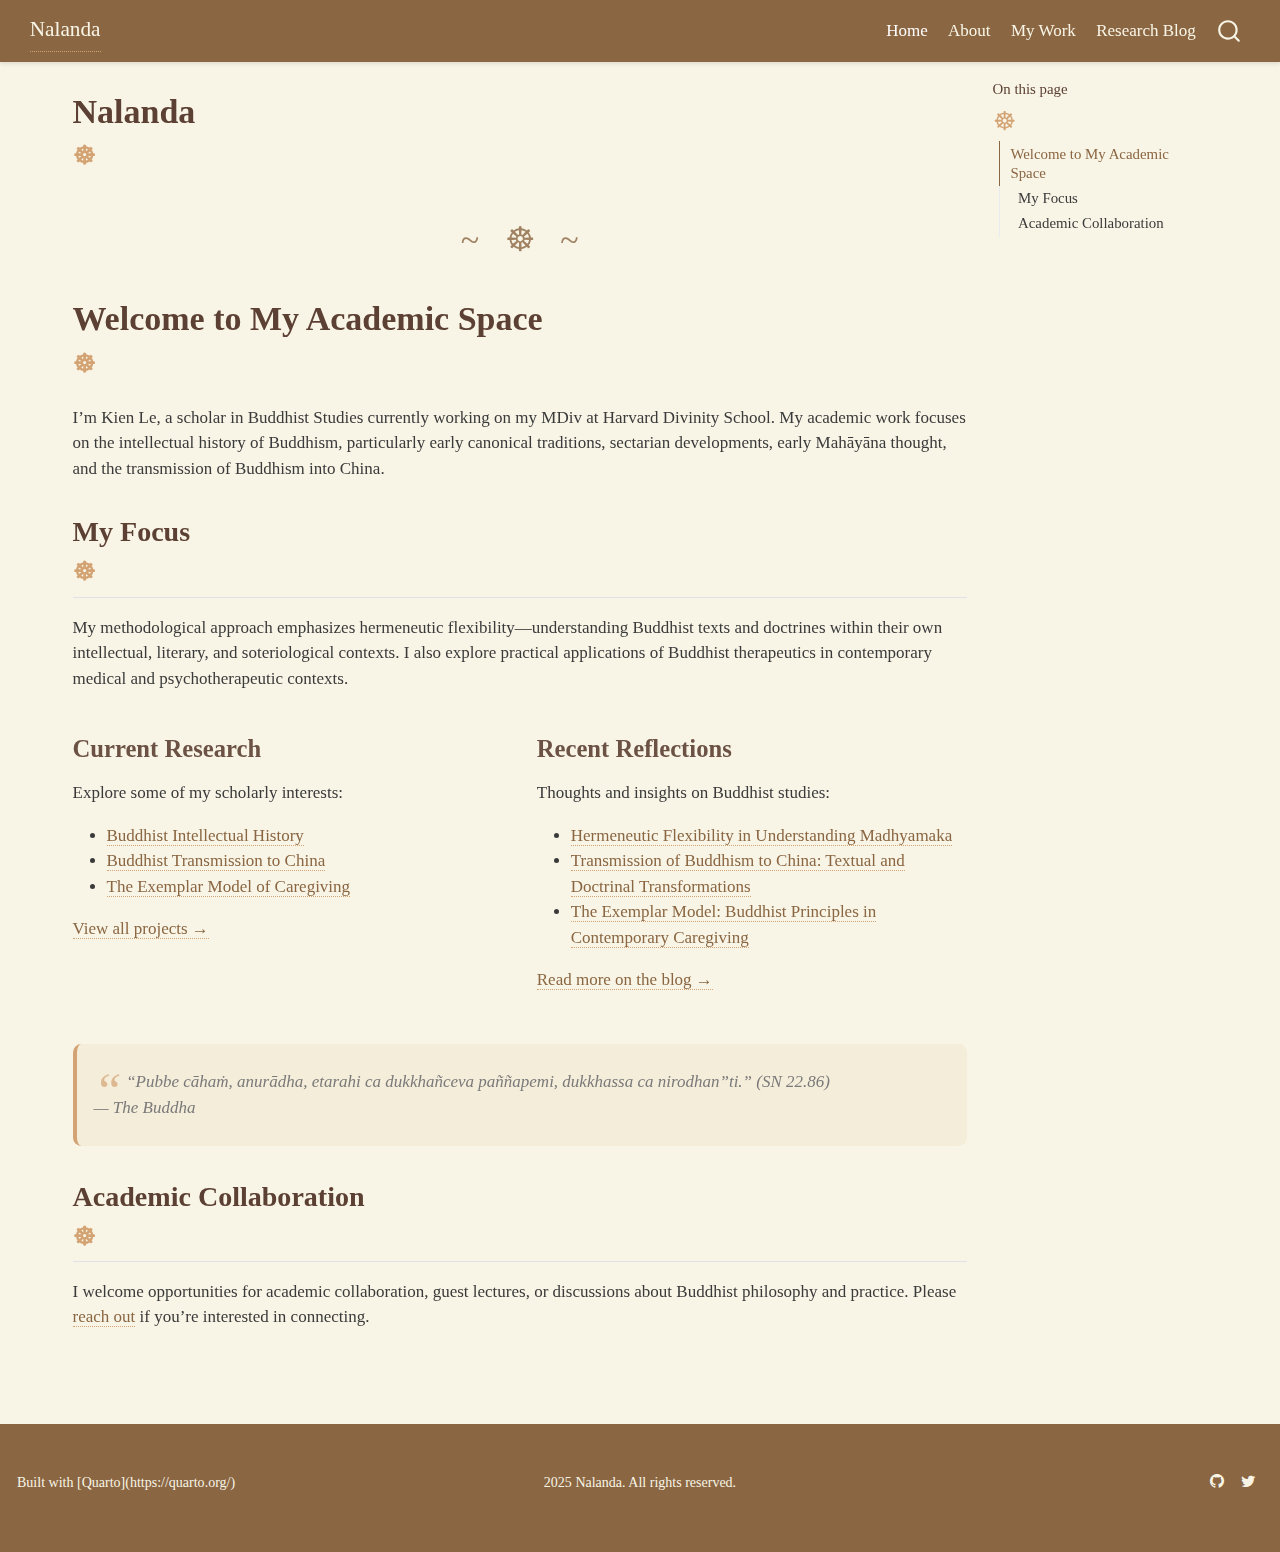
<file: index.html>
<!DOCTYPE html>
<html xmlns="http://www.w3.org/1999/xhtml" lang="en" xml:lang="en"><head>

<meta charset="utf-8">
<meta name="generator" content="quarto-1.6.40">

<meta name="viewport" content="width=device-width, initial-scale=1.0, user-scalable=yes">


<title>Nalanda</title>
<style>
code{white-space: pre-wrap;}
span.smallcaps{font-variant: small-caps;}
div.columns{display: flex; gap: min(4vw, 1.5em);}
div.column{flex: auto; overflow-x: auto;}
div.hanging-indent{margin-left: 1.5em; text-indent: -1.5em;}
ul.task-list{list-style: none;}
ul.task-list li input[type="checkbox"] {
  width: 0.8em;
  margin: 0 0.8em 0.2em -1em; /* quarto-specific, see https://github.com/quarto-dev/quarto-cli/issues/4556 */ 
  vertical-align: middle;
}
</style>


<script src="site_libs/quarto-nav/quarto-nav.js"></script>
<script src="site_libs/quarto-nav/headroom.min.js"></script>
<script src="site_libs/clipboard/clipboard.min.js"></script>
<script src="site_libs/quarto-search/autocomplete.umd.js"></script>
<script src="site_libs/quarto-search/fuse.min.js"></script>
<script src="site_libs/quarto-search/quarto-search.js"></script>
<meta name="quarto:offset" content="./">
<script src="site_libs/quarto-html/quarto.js"></script>
<script src="site_libs/quarto-html/popper.min.js"></script>
<script src="site_libs/quarto-html/tippy.umd.min.js"></script>
<script src="site_libs/quarto-html/anchor.min.js"></script>
<link href="site_libs/quarto-html/tippy.css" rel="stylesheet">
<link href="site_libs/quarto-html/quarto-syntax-highlighting-549806ee2085284f45b00abea8c6df48.css" rel="stylesheet" id="quarto-text-highlighting-styles">
<script src="site_libs/bootstrap/bootstrap.min.js"></script>
<link href="site_libs/bootstrap/bootstrap-icons.css" rel="stylesheet">
<link href="site_libs/bootstrap/bootstrap-ee8c9fb323f6478995f3eb2b2b6e166d.min.css" rel="stylesheet" append-hash="true" id="quarto-bootstrap" data-mode="light">
<script id="quarto-search-options" type="application/json">{
  "location": "navbar",
  "copy-button": false,
  "collapse-after": 3,
  "panel-placement": "end",
  "type": "overlay",
  "limit": 50,
  "keyboard-shortcut": [
    "f",
    "/",
    "s"
  ],
  "show-item-context": false,
  "language": {
    "search-no-results-text": "No results",
    "search-matching-documents-text": "matching documents",
    "search-copy-link-title": "Copy link to search",
    "search-hide-matches-text": "Hide additional matches",
    "search-more-match-text": "more match in this document",
    "search-more-matches-text": "more matches in this document",
    "search-clear-button-title": "Clear",
    "search-text-placeholder": "",
    "search-detached-cancel-button-title": "Cancel",
    "search-submit-button-title": "Submit",
    "search-label": "Search"
  }
}</script>


<link rel="stylesheet" href="styles.css">
</head>

<body class="nav-fixed">

<div id="quarto-search-results"></div>
  <header id="quarto-header" class="headroom fixed-top">
    <nav class="navbar navbar-expand-lg " data-bs-theme="dark">
      <div class="navbar-container container-fluid">
      <div class="navbar-brand-container mx-auto">
    <a class="navbar-brand" href="./index.html">
    <span class="navbar-title">Nalanda</span>
    </a>
  </div>
            <div id="quarto-search" class="" title="Search"></div>
          <button class="navbar-toggler" type="button" data-bs-toggle="collapse" data-bs-target="#navbarCollapse" aria-controls="navbarCollapse" role="menu" aria-expanded="false" aria-label="Toggle navigation" onclick="if (window.quartoToggleHeadroom) { window.quartoToggleHeadroom(); }">
  <span class="navbar-toggler-icon"></span>
</button>
          <div class="collapse navbar-collapse" id="navbarCollapse">
            <ul class="navbar-nav navbar-nav-scroll ms-auto">
  <li class="nav-item">
    <a class="nav-link active" href="./index.html" aria-current="page"> 
<span class="menu-text">Home</span></a>
  </li>  
  <li class="nav-item">
    <a class="nav-link" href="./about.html"> 
<span class="menu-text">About</span></a>
  </li>  
  <li class="nav-item">
    <a class="nav-link" href="./work.html"> 
<span class="menu-text">My Work</span></a>
  </li>  
  <li class="nav-item">
    <a class="nav-link" href="./blog.html"> 
<span class="menu-text">Research Blog</span></a>
  </li>  
</ul>
          </div> <!-- /navcollapse -->
            <div class="quarto-navbar-tools">
</div>
      </div> <!-- /container-fluid -->
    </nav>
</header>
<!-- content -->
<div id="quarto-content" class="quarto-container page-columns page-rows-contents page-layout-full page-navbar">
<!-- sidebar -->
<!-- margin-sidebar -->
    <div id="quarto-margin-sidebar" class="sidebar margin-sidebar">
        <nav id="TOC" role="doc-toc" class="toc-active">
    <h2 id="toc-title">On this page</h2>
   
  <ul>
  <li><a href="#welcome-to-my-academic-space" id="toc-welcome-to-my-academic-space" class="nav-link active" data-scroll-target="#welcome-to-my-academic-space">Welcome to My Academic Space</a>
  <ul class="collapse">
  <li><a href="#my-focus" id="toc-my-focus" class="nav-link" data-scroll-target="#my-focus">My Focus</a></li>
  <li><a href="#academic-collaboration" id="toc-academic-collaboration" class="nav-link" data-scroll-target="#academic-collaboration">Academic Collaboration</a></li>
  </ul></li>
  </ul>
</nav>
    </div>
<!-- main -->
<main class="content column-page-left" id="quarto-document-content">

<header id="title-block-header" class="quarto-title-block default">
<div class="quarto-title">
<h1 class="title">Nalanda</h1>
</div>



<div class="quarto-title-meta column-page-left">

    
  
    
  </div>
  


</header>


<div class="lotus-divider">
☸
</div>
<section id="welcome-to-my-academic-space" class="level1">
<h1>Welcome to My Academic Space</h1>
<p>I’m Kien Le, a scholar in Buddhist Studies currently working on my MDiv at Harvard Divinity School. My academic work focuses on the intellectual history of Buddhism, particularly early canonical traditions, sectarian developments, early Mahāyāna thought, and the transmission of Buddhism into China.</p>
<section id="my-focus" class="level2">
<h2 class="anchored" data-anchor-id="my-focus">My Focus</h2>
<p>My methodological approach emphasizes hermeneutic flexibility—understanding Buddhist texts and doctrines within their own intellectual, literary, and soteriological contexts. I also explore practical applications of Buddhist therapeutics in contemporary medical and psychotherapeutic contexts.</p>
<div class="grid">
<section id="current-research" class="level3 g-col-12 g-col-md-6">
<h3 class="anchored" data-anchor-id="current-research">Current Research</h3>
<p>Explore some of my scholarly interests:</p>
<ul>
<li><a href=".\work.html#buddhist-intellectual-history">Buddhist Intellectual History</a></li>
<li><a href=".\work.html#buddhist-transmission">Buddhist Transmission to China</a></li>
<li><a href=".\work.html#exemplar-model">The Exemplar Model of Caregiving</a></li>
</ul>
<p><a href=".\work.html">View all projects →</a></p>
</section>
<section id="recent-reflections" class="level3 g-col-12 g-col-md-6">
<h3 class="anchored" data-anchor-id="recent-reflections">Recent Reflections</h3>
<p>Thoughts and insights on Buddhist studies:</p>
<ul>
<li><a href=".\posts/post-1.html">Hermeneutic Flexibility in Understanding Madhyamaka</a></li>
<li><a href=".\posts/post-2.html">Transmission of Buddhism to China: Textual and Doctrinal Transformations</a></li>
<li><a href=".\posts/post-3.html">The Exemplar Model: Buddhist Principles in Contemporary Caregiving</a></li>
</ul>
<p><a href=".\blog.html">Read more on the blog →</a></p>
</section>
</div>
<blockquote class="blockquote">
“Pubbe cāhaṁ, anurādha, etarahi ca dukkhañceva paññapemi, dukkhassa ca nirodhan”ti.” (SN 22.86)<br> — The Buddha
</blockquote>
</section>
<section id="academic-collaboration" class="level2">
<h2 class="anchored" data-anchor-id="academic-collaboration">Academic Collaboration</h2>
<p>I welcome opportunities for academic collaboration, guest lectures, or discussions about Buddhist philosophy and practice. Please <a href=".\contact.html">reach out</a> if you’re interested in connecting.</p>


</section>
</section>

</main> <!-- /main -->
<script id="quarto-html-after-body" type="application/javascript">
window.document.addEventListener("DOMContentLoaded", function (event) {
  const toggleBodyColorMode = (bsSheetEl) => {
    const mode = bsSheetEl.getAttribute("data-mode");
    const bodyEl = window.document.querySelector("body");
    if (mode === "dark") {
      bodyEl.classList.add("quarto-dark");
      bodyEl.classList.remove("quarto-light");
    } else {
      bodyEl.classList.add("quarto-light");
      bodyEl.classList.remove("quarto-dark");
    }
  }
  const toggleBodyColorPrimary = () => {
    const bsSheetEl = window.document.querySelector("link#quarto-bootstrap");
    if (bsSheetEl) {
      toggleBodyColorMode(bsSheetEl);
    }
  }
  toggleBodyColorPrimary();  
  const icon = "";
  const anchorJS = new window.AnchorJS();
  anchorJS.options = {
    placement: 'right',
    icon: icon
  };
  anchorJS.add('.anchored');
  const isCodeAnnotation = (el) => {
    for (const clz of el.classList) {
      if (clz.startsWith('code-annotation-')) {                     
        return true;
      }
    }
    return false;
  }
  const onCopySuccess = function(e) {
    // button target
    const button = e.trigger;
    // don't keep focus
    button.blur();
    // flash "checked"
    button.classList.add('code-copy-button-checked');
    var currentTitle = button.getAttribute("title");
    button.setAttribute("title", "Copied!");
    let tooltip;
    if (window.bootstrap) {
      button.setAttribute("data-bs-toggle", "tooltip");
      button.setAttribute("data-bs-placement", "left");
      button.setAttribute("data-bs-title", "Copied!");
      tooltip = new bootstrap.Tooltip(button, 
        { trigger: "manual", 
          customClass: "code-copy-button-tooltip",
          offset: [0, -8]});
      tooltip.show();    
    }
    setTimeout(function() {
      if (tooltip) {
        tooltip.hide();
        button.removeAttribute("data-bs-title");
        button.removeAttribute("data-bs-toggle");
        button.removeAttribute("data-bs-placement");
      }
      button.setAttribute("title", currentTitle);
      button.classList.remove('code-copy-button-checked');
    }, 1000);
    // clear code selection
    e.clearSelection();
  }
  const getTextToCopy = function(trigger) {
      const codeEl = trigger.previousElementSibling.cloneNode(true);
      for (const childEl of codeEl.children) {
        if (isCodeAnnotation(childEl)) {
          childEl.remove();
        }
      }
      return codeEl.innerText;
  }
  const clipboard = new window.ClipboardJS('.code-copy-button:not([data-in-quarto-modal])', {
    text: getTextToCopy
  });
  clipboard.on('success', onCopySuccess);
  if (window.document.getElementById('quarto-embedded-source-code-modal')) {
    const clipboardModal = new window.ClipboardJS('.code-copy-button[data-in-quarto-modal]', {
      text: getTextToCopy,
      container: window.document.getElementById('quarto-embedded-source-code-modal')
    });
    clipboardModal.on('success', onCopySuccess);
  }
    var localhostRegex = new RegExp(/^(?:http|https):\/\/localhost\:?[0-9]*\//);
    var mailtoRegex = new RegExp(/^mailto:/);
      var filterRegex = new RegExp("https:\/\/Luxtabilio\.github\.io\/eastd_meeting_03\/");
    var isInternal = (href) => {
        return filterRegex.test(href) || localhostRegex.test(href) || mailtoRegex.test(href);
    }
    // Inspect non-navigation links and adorn them if external
 	var links = window.document.querySelectorAll('a[href]:not(.nav-link):not(.navbar-brand):not(.toc-action):not(.sidebar-link):not(.sidebar-item-toggle):not(.pagination-link):not(.no-external):not([aria-hidden]):not(.dropdown-item):not(.quarto-navigation-tool):not(.about-link)');
    for (var i=0; i<links.length; i++) {
      const link = links[i];
      if (!isInternal(link.href)) {
        // undo the damage that might have been done by quarto-nav.js in the case of
        // links that we want to consider external
        if (link.dataset.originalHref !== undefined) {
          link.href = link.dataset.originalHref;
        }
      }
    }
  function tippyHover(el, contentFn, onTriggerFn, onUntriggerFn) {
    const config = {
      allowHTML: true,
      maxWidth: 500,
      delay: 100,
      arrow: false,
      appendTo: function(el) {
          return el.parentElement;
      },
      interactive: true,
      interactiveBorder: 10,
      theme: 'quarto',
      placement: 'bottom-start',
    };
    if (contentFn) {
      config.content = contentFn;
    }
    if (onTriggerFn) {
      config.onTrigger = onTriggerFn;
    }
    if (onUntriggerFn) {
      config.onUntrigger = onUntriggerFn;
    }
    window.tippy(el, config); 
  }
  const noterefs = window.document.querySelectorAll('a[role="doc-noteref"]');
  for (var i=0; i<noterefs.length; i++) {
    const ref = noterefs[i];
    tippyHover(ref, function() {
      // use id or data attribute instead here
      let href = ref.getAttribute('data-footnote-href') || ref.getAttribute('href');
      try { href = new URL(href).hash; } catch {}
      const id = href.replace(/^#\/?/, "");
      const note = window.document.getElementById(id);
      if (note) {
        return note.innerHTML;
      } else {
        return "";
      }
    });
  }
  const xrefs = window.document.querySelectorAll('a.quarto-xref');
  const processXRef = (id, note) => {
    // Strip column container classes
    const stripColumnClz = (el) => {
      el.classList.remove("page-full", "page-columns");
      if (el.children) {
        for (const child of el.children) {
          stripColumnClz(child);
        }
      }
    }
    stripColumnClz(note)
    if (id === null || id.startsWith('sec-')) {
      // Special case sections, only their first couple elements
      const container = document.createElement("div");
      if (note.children && note.children.length > 2) {
        container.appendChild(note.children[0].cloneNode(true));
        for (let i = 1; i < note.children.length; i++) {
          const child = note.children[i];
          if (child.tagName === "P" && child.innerText === "") {
            continue;
          } else {
            container.appendChild(child.cloneNode(true));
            break;
          }
        }
        if (window.Quarto?.typesetMath) {
          window.Quarto.typesetMath(container);
        }
        return container.innerHTML
      } else {
        if (window.Quarto?.typesetMath) {
          window.Quarto.typesetMath(note);
        }
        return note.innerHTML;
      }
    } else {
      // Remove any anchor links if they are present
      const anchorLink = note.querySelector('a.anchorjs-link');
      if (anchorLink) {
        anchorLink.remove();
      }
      if (window.Quarto?.typesetMath) {
        window.Quarto.typesetMath(note);
      }
      if (note.classList.contains("callout")) {
        return note.outerHTML;
      } else {
        return note.innerHTML;
      }
    }
  }
  for (var i=0; i<xrefs.length; i++) {
    const xref = xrefs[i];
    tippyHover(xref, undefined, function(instance) {
      instance.disable();
      let url = xref.getAttribute('href');
      let hash = undefined; 
      if (url.startsWith('#')) {
        hash = url;
      } else {
        try { hash = new URL(url).hash; } catch {}
      }
      if (hash) {
        const id = hash.replace(/^#\/?/, "");
        const note = window.document.getElementById(id);
        if (note !== null) {
          try {
            const html = processXRef(id, note.cloneNode(true));
            instance.setContent(html);
          } finally {
            instance.enable();
            instance.show();
          }
        } else {
          // See if we can fetch this
          fetch(url.split('#')[0])
          .then(res => res.text())
          .then(html => {
            const parser = new DOMParser();
            const htmlDoc = parser.parseFromString(html, "text/html");
            const note = htmlDoc.getElementById(id);
            if (note !== null) {
              const html = processXRef(id, note);
              instance.setContent(html);
            } 
          }).finally(() => {
            instance.enable();
            instance.show();
          });
        }
      } else {
        // See if we can fetch a full url (with no hash to target)
        // This is a special case and we should probably do some content thinning / targeting
        fetch(url)
        .then(res => res.text())
        .then(html => {
          const parser = new DOMParser();
          const htmlDoc = parser.parseFromString(html, "text/html");
          const note = htmlDoc.querySelector('main.content');
          if (note !== null) {
            // This should only happen for chapter cross references
            // (since there is no id in the URL)
            // remove the first header
            if (note.children.length > 0 && note.children[0].tagName === "HEADER") {
              note.children[0].remove();
            }
            const html = processXRef(null, note);
            instance.setContent(html);
          } 
        }).finally(() => {
          instance.enable();
          instance.show();
        });
      }
    }, function(instance) {
    });
  }
      let selectedAnnoteEl;
      const selectorForAnnotation = ( cell, annotation) => {
        let cellAttr = 'data-code-cell="' + cell + '"';
        let lineAttr = 'data-code-annotation="' +  annotation + '"';
        const selector = 'span[' + cellAttr + '][' + lineAttr + ']';
        return selector;
      }
      const selectCodeLines = (annoteEl) => {
        const doc = window.document;
        const targetCell = annoteEl.getAttribute("data-target-cell");
        const targetAnnotation = annoteEl.getAttribute("data-target-annotation");
        const annoteSpan = window.document.querySelector(selectorForAnnotation(targetCell, targetAnnotation));
        const lines = annoteSpan.getAttribute("data-code-lines").split(",");
        const lineIds = lines.map((line) => {
          return targetCell + "-" + line;
        })
        let top = null;
        let height = null;
        let parent = null;
        if (lineIds.length > 0) {
            //compute the position of the single el (top and bottom and make a div)
            const el = window.document.getElementById(lineIds[0]);
            top = el.offsetTop;
            height = el.offsetHeight;
            parent = el.parentElement.parentElement;
          if (lineIds.length > 1) {
            const lastEl = window.document.getElementById(lineIds[lineIds.length - 1]);
            const bottom = lastEl.offsetTop + lastEl.offsetHeight;
            height = bottom - top;
          }
          if (top !== null && height !== null && parent !== null) {
            // cook up a div (if necessary) and position it 
            let div = window.document.getElementById("code-annotation-line-highlight");
            if (div === null) {
              div = window.document.createElement("div");
              div.setAttribute("id", "code-annotation-line-highlight");
              div.style.position = 'absolute';
              parent.appendChild(div);
            }
            div.style.top = top - 2 + "px";
            div.style.height = height + 4 + "px";
            div.style.left = 0;
            let gutterDiv = window.document.getElementById("code-annotation-line-highlight-gutter");
            if (gutterDiv === null) {
              gutterDiv = window.document.createElement("div");
              gutterDiv.setAttribute("id", "code-annotation-line-highlight-gutter");
              gutterDiv.style.position = 'absolute';
              const codeCell = window.document.getElementById(targetCell);
              const gutter = codeCell.querySelector('.code-annotation-gutter');
              gutter.appendChild(gutterDiv);
            }
            gutterDiv.style.top = top - 2 + "px";
            gutterDiv.style.height = height + 4 + "px";
          }
          selectedAnnoteEl = annoteEl;
        }
      };
      const unselectCodeLines = () => {
        const elementsIds = ["code-annotation-line-highlight", "code-annotation-line-highlight-gutter"];
        elementsIds.forEach((elId) => {
          const div = window.document.getElementById(elId);
          if (div) {
            div.remove();
          }
        });
        selectedAnnoteEl = undefined;
      };
        // Handle positioning of the toggle
    window.addEventListener(
      "resize",
      throttle(() => {
        elRect = undefined;
        if (selectedAnnoteEl) {
          selectCodeLines(selectedAnnoteEl);
        }
      }, 10)
    );
    function throttle(fn, ms) {
    let throttle = false;
    let timer;
      return (...args) => {
        if(!throttle) { // first call gets through
            fn.apply(this, args);
            throttle = true;
        } else { // all the others get throttled
            if(timer) clearTimeout(timer); // cancel #2
            timer = setTimeout(() => {
              fn.apply(this, args);
              timer = throttle = false;
            }, ms);
        }
      };
    }
      // Attach click handler to the DT
      const annoteDls = window.document.querySelectorAll('dt[data-target-cell]');
      for (const annoteDlNode of annoteDls) {
        annoteDlNode.addEventListener('click', (event) => {
          const clickedEl = event.target;
          if (clickedEl !== selectedAnnoteEl) {
            unselectCodeLines();
            const activeEl = window.document.querySelector('dt[data-target-cell].code-annotation-active');
            if (activeEl) {
              activeEl.classList.remove('code-annotation-active');
            }
            selectCodeLines(clickedEl);
            clickedEl.classList.add('code-annotation-active');
          } else {
            // Unselect the line
            unselectCodeLines();
            clickedEl.classList.remove('code-annotation-active');
          }
        });
      }
  const findCites = (el) => {
    const parentEl = el.parentElement;
    if (parentEl) {
      const cites = parentEl.dataset.cites;
      if (cites) {
        return {
          el,
          cites: cites.split(' ')
        };
      } else {
        return findCites(el.parentElement)
      }
    } else {
      return undefined;
    }
  };
  var bibliorefs = window.document.querySelectorAll('a[role="doc-biblioref"]');
  for (var i=0; i<bibliorefs.length; i++) {
    const ref = bibliorefs[i];
    const citeInfo = findCites(ref);
    if (citeInfo) {
      tippyHover(citeInfo.el, function() {
        var popup = window.document.createElement('div');
        citeInfo.cites.forEach(function(cite) {
          var citeDiv = window.document.createElement('div');
          citeDiv.classList.add('hanging-indent');
          citeDiv.classList.add('csl-entry');
          var biblioDiv = window.document.getElementById('ref-' + cite);
          if (biblioDiv) {
            citeDiv.innerHTML = biblioDiv.innerHTML;
          }
          popup.appendChild(citeDiv);
        });
        return popup.innerHTML;
      });
    }
  }
});
</script>
</div> <!-- /content -->
<footer class="footer">
  <div class="nav-footer">
    <div class="nav-footer-left">
      <ul class="footer-items list-unstyled">
    <li class="nav-item">
 Built with [Quarto](https://quarto.org/)
  </li>  
</ul>
    </div>   
    <div class="nav-footer-center">
      <ul class="footer-items list-unstyled">
    <li class="nav-item">
  2025 Nalanda. All rights reserved.
  </li>  
</ul>
    </div>
    <div class="nav-footer-right">
      <ul class="footer-items list-unstyled">
    <li class="nav-item compact">
    <a class="nav-link" href="https://github.com/">
      <i class="bi bi-github" role="img">
</i> 
    </a>
  </li>  
    <li class="nav-item compact">
    <a class="nav-link" href="https://twitter.com/">
      <i class="bi bi-twitter" role="img">
</i> 
    </a>
  </li>  
</ul>
    </div>
  </div>
</footer>




</body></html>
</file>
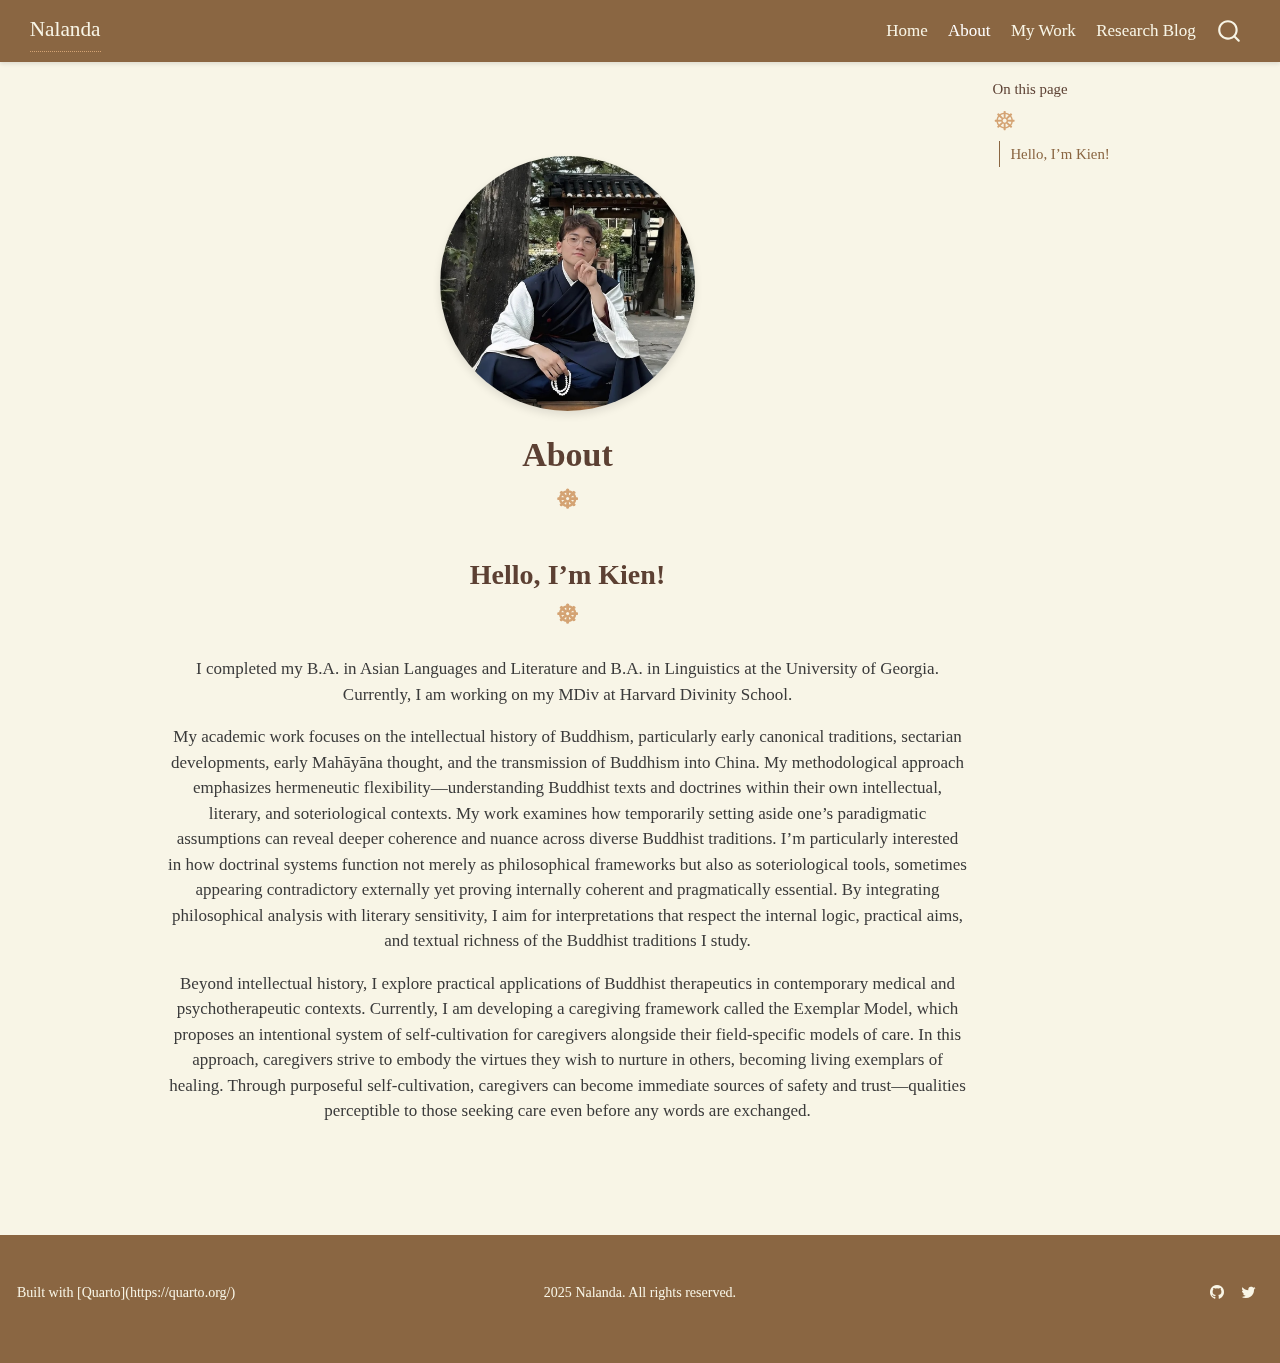
<file: about.html>
<!DOCTYPE html>
<html xmlns="http://www.w3.org/1999/xhtml" lang="en" xml:lang="en"><head>

<meta charset="utf-8">
<meta name="generator" content="quarto-1.6.40">

<meta name="viewport" content="width=device-width, initial-scale=1.0, user-scalable=yes">


<title>About – Nalanda</title>
<style>
code{white-space: pre-wrap;}
span.smallcaps{font-variant: small-caps;}
div.columns{display: flex; gap: min(4vw, 1.5em);}
div.column{flex: auto; overflow-x: auto;}
div.hanging-indent{margin-left: 1.5em; text-indent: -1.5em;}
ul.task-list{list-style: none;}
ul.task-list li input[type="checkbox"] {
  width: 0.8em;
  margin: 0 0.8em 0.2em -1em; /* quarto-specific, see https://github.com/quarto-dev/quarto-cli/issues/4556 */ 
  vertical-align: middle;
}
</style>


<script src="site_libs/quarto-nav/quarto-nav.js"></script>
<script src="site_libs/quarto-nav/headroom.min.js"></script>
<script src="site_libs/clipboard/clipboard.min.js"></script>
<script src="site_libs/quarto-search/autocomplete.umd.js"></script>
<script src="site_libs/quarto-search/fuse.min.js"></script>
<script src="site_libs/quarto-search/quarto-search.js"></script>
<meta name="quarto:offset" content="./">
<script src="site_libs/quarto-html/quarto.js"></script>
<script src="site_libs/quarto-html/popper.min.js"></script>
<script src="site_libs/quarto-html/tippy.umd.min.js"></script>
<link href="site_libs/quarto-html/tippy.css" rel="stylesheet">
<link href="site_libs/quarto-html/quarto-syntax-highlighting-549806ee2085284f45b00abea8c6df48.css" rel="stylesheet" id="quarto-text-highlighting-styles">
<script src="site_libs/bootstrap/bootstrap.min.js"></script>
<link href="site_libs/bootstrap/bootstrap-icons.css" rel="stylesheet">
<link href="site_libs/bootstrap/bootstrap-ee8c9fb323f6478995f3eb2b2b6e166d.min.css" rel="stylesheet" append-hash="true" id="quarto-bootstrap" data-mode="light">
<script id="quarto-search-options" type="application/json">{
  "location": "navbar",
  "copy-button": false,
  "collapse-after": 3,
  "panel-placement": "end",
  "type": "overlay",
  "limit": 50,
  "keyboard-shortcut": [
    "f",
    "/",
    "s"
  ],
  "show-item-context": false,
  "language": {
    "search-no-results-text": "No results",
    "search-matching-documents-text": "matching documents",
    "search-copy-link-title": "Copy link to search",
    "search-hide-matches-text": "Hide additional matches",
    "search-more-match-text": "more match in this document",
    "search-more-matches-text": "more matches in this document",
    "search-clear-button-title": "Clear",
    "search-text-placeholder": "",
    "search-detached-cancel-button-title": "Cancel",
    "search-submit-button-title": "Submit",
    "search-label": "Search"
  }
}</script>


<link rel="stylesheet" href="styles.css">
</head>

<body class="nav-fixed">

<div id="quarto-search-results"></div>
  <header id="quarto-header" class="headroom fixed-top">
    <nav class="navbar navbar-expand-lg " data-bs-theme="dark">
      <div class="navbar-container container-fluid">
      <div class="navbar-brand-container mx-auto">
    <a class="navbar-brand" href="./index.html">
    <span class="navbar-title">Nalanda</span>
    </a>
  </div>
            <div id="quarto-search" class="" title="Search"></div>
          <button class="navbar-toggler" type="button" data-bs-toggle="collapse" data-bs-target="#navbarCollapse" aria-controls="navbarCollapse" role="menu" aria-expanded="false" aria-label="Toggle navigation" onclick="if (window.quartoToggleHeadroom) { window.quartoToggleHeadroom(); }">
  <span class="navbar-toggler-icon"></span>
</button>
          <div class="collapse navbar-collapse" id="navbarCollapse">
            <ul class="navbar-nav navbar-nav-scroll ms-auto">
  <li class="nav-item">
    <a class="nav-link" href="./index.html"> 
<span class="menu-text">Home</span></a>
  </li>  
  <li class="nav-item">
    <a class="nav-link active" href="./about.html" aria-current="page"> 
<span class="menu-text">About</span></a>
  </li>  
  <li class="nav-item">
    <a class="nav-link" href="./work.html"> 
<span class="menu-text">My Work</span></a>
  </li>  
  <li class="nav-item">
    <a class="nav-link" href="./blog.html"> 
<span class="menu-text">Research Blog</span></a>
  </li>  
</ul>
          </div> <!-- /navcollapse -->
            <div class="quarto-navbar-tools">
</div>
      </div> <!-- /container-fluid -->
    </nav>
</header>
<!-- content -->
<div id="quarto-content" class="quarto-container page-columns page-rows-contents page-layout-article page-navbar">
<!-- sidebar -->
<!-- margin-sidebar -->
    <div id="quarto-margin-sidebar" class="sidebar margin-sidebar">
        <nav id="TOC" role="doc-toc" class="toc-active">
    <h2 id="toc-title">On this page</h2>
  <ul>
  <li><a href="#hello-im-kien" id="toc-hello-im-kien" class="nav-link active" data-scroll-target="#hello-im-kien">Hello, I’m Kien!</a></li>
  </ul>
</nav>
    </div>
<!-- main -->
<div class="quarto-about-jolla">
  <img src="images/profile.jpg" class="about-image
  round " style="height: 15em; width: 15em;">
 <header id="title-block-header" class="quarto-title-block default">
<div class="quarto-title">
<h1 class="title">About</h1>
</div>
<div class="quarto-title-meta">
  </div>
</header><main class="content" id="quarto-document-content">

<section id="hello-im-kien" class="level2">
<h2 data-anchor-id="hello-im-kien">Hello, I’m Kien!</h2>
<p>I completed my B.A. in Asian Languages and Literature and B.A. in Linguistics at the University of Georgia. Currently, I am working on my MDiv at Harvard Divinity School.</p>
<p>My academic work focuses on the intellectual history of Buddhism, particularly early canonical traditions, sectarian developments, early Mahāyāna thought, and the transmission of Buddhism into China. My methodological approach emphasizes hermeneutic flexibility—understanding Buddhist texts and doctrines within their own intellectual, literary, and soteriological contexts. My work examines how temporarily setting aside one’s paradigmatic assumptions can reveal deeper coherence and nuance across diverse Buddhist traditions. I’m particularly interested in how doctrinal systems function not merely as philosophical frameworks but also as soteriological tools, sometimes appearing contradictory externally yet proving internally coherent and pragmatically essential. By integrating philosophical analysis with literary sensitivity, I aim for interpretations that respect the internal logic, practical aims, and textual richness of the Buddhist traditions I study.</p>
<p>Beyond intellectual history, I explore practical applications of Buddhist therapeutics in contemporary medical and psychotherapeutic contexts. Currently, I am developing a caregiving framework called the Exemplar Model, which proposes an intentional system of self-cultivation for caregivers alongside their field-specific models of care. In this approach, caregivers strive to embody the virtues they wish to nurture in others, becoming living exemplars of healing. Through purposeful self-cultivation, caregivers can become immediate sources of safety and trust—qualities perceptible to those seeking care even before any words are exchanged.</p>


</section>
</main>  
</div>
 <!-- /main -->
<script id="quarto-html-after-body" type="application/javascript">
window.document.addEventListener("DOMContentLoaded", function (event) {
  const toggleBodyColorMode = (bsSheetEl) => {
    const mode = bsSheetEl.getAttribute("data-mode");
    const bodyEl = window.document.querySelector("body");
    if (mode === "dark") {
      bodyEl.classList.add("quarto-dark");
      bodyEl.classList.remove("quarto-light");
    } else {
      bodyEl.classList.add("quarto-light");
      bodyEl.classList.remove("quarto-dark");
    }
  }
  const toggleBodyColorPrimary = () => {
    const bsSheetEl = window.document.querySelector("link#quarto-bootstrap");
    if (bsSheetEl) {
      toggleBodyColorMode(bsSheetEl);
    }
  }
  toggleBodyColorPrimary();  
  const isCodeAnnotation = (el) => {
    for (const clz of el.classList) {
      if (clz.startsWith('code-annotation-')) {                     
        return true;
      }
    }
    return false;
  }
  const onCopySuccess = function(e) {
    // button target
    const button = e.trigger;
    // don't keep focus
    button.blur();
    // flash "checked"
    button.classList.add('code-copy-button-checked');
    var currentTitle = button.getAttribute("title");
    button.setAttribute("title", "Copied!");
    let tooltip;
    if (window.bootstrap) {
      button.setAttribute("data-bs-toggle", "tooltip");
      button.setAttribute("data-bs-placement", "left");
      button.setAttribute("data-bs-title", "Copied!");
      tooltip = new bootstrap.Tooltip(button, 
        { trigger: "manual", 
          customClass: "code-copy-button-tooltip",
          offset: [0, -8]});
      tooltip.show();    
    }
    setTimeout(function() {
      if (tooltip) {
        tooltip.hide();
        button.removeAttribute("data-bs-title");
        button.removeAttribute("data-bs-toggle");
        button.removeAttribute("data-bs-placement");
      }
      button.setAttribute("title", currentTitle);
      button.classList.remove('code-copy-button-checked');
    }, 1000);
    // clear code selection
    e.clearSelection();
  }
  const getTextToCopy = function(trigger) {
      const codeEl = trigger.previousElementSibling.cloneNode(true);
      for (const childEl of codeEl.children) {
        if (isCodeAnnotation(childEl)) {
          childEl.remove();
        }
      }
      return codeEl.innerText;
  }
  const clipboard = new window.ClipboardJS('.code-copy-button:not([data-in-quarto-modal])', {
    text: getTextToCopy
  });
  clipboard.on('success', onCopySuccess);
  if (window.document.getElementById('quarto-embedded-source-code-modal')) {
    const clipboardModal = new window.ClipboardJS('.code-copy-button[data-in-quarto-modal]', {
      text: getTextToCopy,
      container: window.document.getElementById('quarto-embedded-source-code-modal')
    });
    clipboardModal.on('success', onCopySuccess);
  }
    var localhostRegex = new RegExp(/^(?:http|https):\/\/localhost\:?[0-9]*\//);
    var mailtoRegex = new RegExp(/^mailto:/);
      var filterRegex = new RegExp("https:\/\/Luxtabilio\.github\.io\/eastd_meeting_03\/");
    var isInternal = (href) => {
        return filterRegex.test(href) || localhostRegex.test(href) || mailtoRegex.test(href);
    }
    // Inspect non-navigation links and adorn them if external
 	var links = window.document.querySelectorAll('a[href]:not(.nav-link):not(.navbar-brand):not(.toc-action):not(.sidebar-link):not(.sidebar-item-toggle):not(.pagination-link):not(.no-external):not([aria-hidden]):not(.dropdown-item):not(.quarto-navigation-tool):not(.about-link)');
    for (var i=0; i<links.length; i++) {
      const link = links[i];
      if (!isInternal(link.href)) {
        // undo the damage that might have been done by quarto-nav.js in the case of
        // links that we want to consider external
        if (link.dataset.originalHref !== undefined) {
          link.href = link.dataset.originalHref;
        }
      }
    }
  function tippyHover(el, contentFn, onTriggerFn, onUntriggerFn) {
    const config = {
      allowHTML: true,
      maxWidth: 500,
      delay: 100,
      arrow: false,
      appendTo: function(el) {
          return el.parentElement;
      },
      interactive: true,
      interactiveBorder: 10,
      theme: 'quarto',
      placement: 'bottom-start',
    };
    if (contentFn) {
      config.content = contentFn;
    }
    if (onTriggerFn) {
      config.onTrigger = onTriggerFn;
    }
    if (onUntriggerFn) {
      config.onUntrigger = onUntriggerFn;
    }
    window.tippy(el, config); 
  }
  const noterefs = window.document.querySelectorAll('a[role="doc-noteref"]');
  for (var i=0; i<noterefs.length; i++) {
    const ref = noterefs[i];
    tippyHover(ref, function() {
      // use id or data attribute instead here
      let href = ref.getAttribute('data-footnote-href') || ref.getAttribute('href');
      try { href = new URL(href).hash; } catch {}
      const id = href.replace(/^#\/?/, "");
      const note = window.document.getElementById(id);
      if (note) {
        return note.innerHTML;
      } else {
        return "";
      }
    });
  }
  const xrefs = window.document.querySelectorAll('a.quarto-xref');
  const processXRef = (id, note) => {
    // Strip column container classes
    const stripColumnClz = (el) => {
      el.classList.remove("page-full", "page-columns");
      if (el.children) {
        for (const child of el.children) {
          stripColumnClz(child);
        }
      }
    }
    stripColumnClz(note)
    if (id === null || id.startsWith('sec-')) {
      // Special case sections, only their first couple elements
      const container = document.createElement("div");
      if (note.children && note.children.length > 2) {
        container.appendChild(note.children[0].cloneNode(true));
        for (let i = 1; i < note.children.length; i++) {
          const child = note.children[i];
          if (child.tagName === "P" && child.innerText === "") {
            continue;
          } else {
            container.appendChild(child.cloneNode(true));
            break;
          }
        }
        if (window.Quarto?.typesetMath) {
          window.Quarto.typesetMath(container);
        }
        return container.innerHTML
      } else {
        if (window.Quarto?.typesetMath) {
          window.Quarto.typesetMath(note);
        }
        return note.innerHTML;
      }
    } else {
      // Remove any anchor links if they are present
      const anchorLink = note.querySelector('a.anchorjs-link');
      if (anchorLink) {
        anchorLink.remove();
      }
      if (window.Quarto?.typesetMath) {
        window.Quarto.typesetMath(note);
      }
      if (note.classList.contains("callout")) {
        return note.outerHTML;
      } else {
        return note.innerHTML;
      }
    }
  }
  for (var i=0; i<xrefs.length; i++) {
    const xref = xrefs[i];
    tippyHover(xref, undefined, function(instance) {
      instance.disable();
      let url = xref.getAttribute('href');
      let hash = undefined; 
      if (url.startsWith('#')) {
        hash = url;
      } else {
        try { hash = new URL(url).hash; } catch {}
      }
      if (hash) {
        const id = hash.replace(/^#\/?/, "");
        const note = window.document.getElementById(id);
        if (note !== null) {
          try {
            const html = processXRef(id, note.cloneNode(true));
            instance.setContent(html);
          } finally {
            instance.enable();
            instance.show();
          }
        } else {
          // See if we can fetch this
          fetch(url.split('#')[0])
          .then(res => res.text())
          .then(html => {
            const parser = new DOMParser();
            const htmlDoc = parser.parseFromString(html, "text/html");
            const note = htmlDoc.getElementById(id);
            if (note !== null) {
              const html = processXRef(id, note);
              instance.setContent(html);
            } 
          }).finally(() => {
            instance.enable();
            instance.show();
          });
        }
      } else {
        // See if we can fetch a full url (with no hash to target)
        // This is a special case and we should probably do some content thinning / targeting
        fetch(url)
        .then(res => res.text())
        .then(html => {
          const parser = new DOMParser();
          const htmlDoc = parser.parseFromString(html, "text/html");
          const note = htmlDoc.querySelector('main.content');
          if (note !== null) {
            // This should only happen for chapter cross references
            // (since there is no id in the URL)
            // remove the first header
            if (note.children.length > 0 && note.children[0].tagName === "HEADER") {
              note.children[0].remove();
            }
            const html = processXRef(null, note);
            instance.setContent(html);
          } 
        }).finally(() => {
          instance.enable();
          instance.show();
        });
      }
    }, function(instance) {
    });
  }
      let selectedAnnoteEl;
      const selectorForAnnotation = ( cell, annotation) => {
        let cellAttr = 'data-code-cell="' + cell + '"';
        let lineAttr = 'data-code-annotation="' +  annotation + '"';
        const selector = 'span[' + cellAttr + '][' + lineAttr + ']';
        return selector;
      }
      const selectCodeLines = (annoteEl) => {
        const doc = window.document;
        const targetCell = annoteEl.getAttribute("data-target-cell");
        const targetAnnotation = annoteEl.getAttribute("data-target-annotation");
        const annoteSpan = window.document.querySelector(selectorForAnnotation(targetCell, targetAnnotation));
        const lines = annoteSpan.getAttribute("data-code-lines").split(",");
        const lineIds = lines.map((line) => {
          return targetCell + "-" + line;
        })
        let top = null;
        let height = null;
        let parent = null;
        if (lineIds.length > 0) {
            //compute the position of the single el (top and bottom and make a div)
            const el = window.document.getElementById(lineIds[0]);
            top = el.offsetTop;
            height = el.offsetHeight;
            parent = el.parentElement.parentElement;
          if (lineIds.length > 1) {
            const lastEl = window.document.getElementById(lineIds[lineIds.length - 1]);
            const bottom = lastEl.offsetTop + lastEl.offsetHeight;
            height = bottom - top;
          }
          if (top !== null && height !== null && parent !== null) {
            // cook up a div (if necessary) and position it 
            let div = window.document.getElementById("code-annotation-line-highlight");
            if (div === null) {
              div = window.document.createElement("div");
              div.setAttribute("id", "code-annotation-line-highlight");
              div.style.position = 'absolute';
              parent.appendChild(div);
            }
            div.style.top = top - 2 + "px";
            div.style.height = height + 4 + "px";
            div.style.left = 0;
            let gutterDiv = window.document.getElementById("code-annotation-line-highlight-gutter");
            if (gutterDiv === null) {
              gutterDiv = window.document.createElement("div");
              gutterDiv.setAttribute("id", "code-annotation-line-highlight-gutter");
              gutterDiv.style.position = 'absolute';
              const codeCell = window.document.getElementById(targetCell);
              const gutter = codeCell.querySelector('.code-annotation-gutter');
              gutter.appendChild(gutterDiv);
            }
            gutterDiv.style.top = top - 2 + "px";
            gutterDiv.style.height = height + 4 + "px";
          }
          selectedAnnoteEl = annoteEl;
        }
      };
      const unselectCodeLines = () => {
        const elementsIds = ["code-annotation-line-highlight", "code-annotation-line-highlight-gutter"];
        elementsIds.forEach((elId) => {
          const div = window.document.getElementById(elId);
          if (div) {
            div.remove();
          }
        });
        selectedAnnoteEl = undefined;
      };
        // Handle positioning of the toggle
    window.addEventListener(
      "resize",
      throttle(() => {
        elRect = undefined;
        if (selectedAnnoteEl) {
          selectCodeLines(selectedAnnoteEl);
        }
      }, 10)
    );
    function throttle(fn, ms) {
    let throttle = false;
    let timer;
      return (...args) => {
        if(!throttle) { // first call gets through
            fn.apply(this, args);
            throttle = true;
        } else { // all the others get throttled
            if(timer) clearTimeout(timer); // cancel #2
            timer = setTimeout(() => {
              fn.apply(this, args);
              timer = throttle = false;
            }, ms);
        }
      };
    }
      // Attach click handler to the DT
      const annoteDls = window.document.querySelectorAll('dt[data-target-cell]');
      for (const annoteDlNode of annoteDls) {
        annoteDlNode.addEventListener('click', (event) => {
          const clickedEl = event.target;
          if (clickedEl !== selectedAnnoteEl) {
            unselectCodeLines();
            const activeEl = window.document.querySelector('dt[data-target-cell].code-annotation-active');
            if (activeEl) {
              activeEl.classList.remove('code-annotation-active');
            }
            selectCodeLines(clickedEl);
            clickedEl.classList.add('code-annotation-active');
          } else {
            // Unselect the line
            unselectCodeLines();
            clickedEl.classList.remove('code-annotation-active');
          }
        });
      }
  const findCites = (el) => {
    const parentEl = el.parentElement;
    if (parentEl) {
      const cites = parentEl.dataset.cites;
      if (cites) {
        return {
          el,
          cites: cites.split(' ')
        };
      } else {
        return findCites(el.parentElement)
      }
    } else {
      return undefined;
    }
  };
  var bibliorefs = window.document.querySelectorAll('a[role="doc-biblioref"]');
  for (var i=0; i<bibliorefs.length; i++) {
    const ref = bibliorefs[i];
    const citeInfo = findCites(ref);
    if (citeInfo) {
      tippyHover(citeInfo.el, function() {
        var popup = window.document.createElement('div');
        citeInfo.cites.forEach(function(cite) {
          var citeDiv = window.document.createElement('div');
          citeDiv.classList.add('hanging-indent');
          citeDiv.classList.add('csl-entry');
          var biblioDiv = window.document.getElementById('ref-' + cite);
          if (biblioDiv) {
            citeDiv.innerHTML = biblioDiv.innerHTML;
          }
          popup.appendChild(citeDiv);
        });
        return popup.innerHTML;
      });
    }
  }
});
</script>
</div> <!-- /content -->
<footer class="footer">
  <div class="nav-footer">
    <div class="nav-footer-left">
      <ul class="footer-items list-unstyled">
    <li class="nav-item">
 Built with [Quarto](https://quarto.org/)
  </li>  
</ul>
    </div>   
    <div class="nav-footer-center">
      <ul class="footer-items list-unstyled">
    <li class="nav-item">
  2025 Nalanda. All rights reserved.
  </li>  
</ul>
    </div>
    <div class="nav-footer-right">
      <ul class="footer-items list-unstyled">
    <li class="nav-item compact">
    <a class="nav-link" href="https://github.com/">
      <i class="bi bi-github" role="img">
</i> 
    </a>
  </li>  
    <li class="nav-item compact">
    <a class="nav-link" href="https://twitter.com/">
      <i class="bi bi-twitter" role="img">
</i> 
    </a>
  </li>  
</ul>
    </div>
  </div>
</footer>




</body></html>
</file>
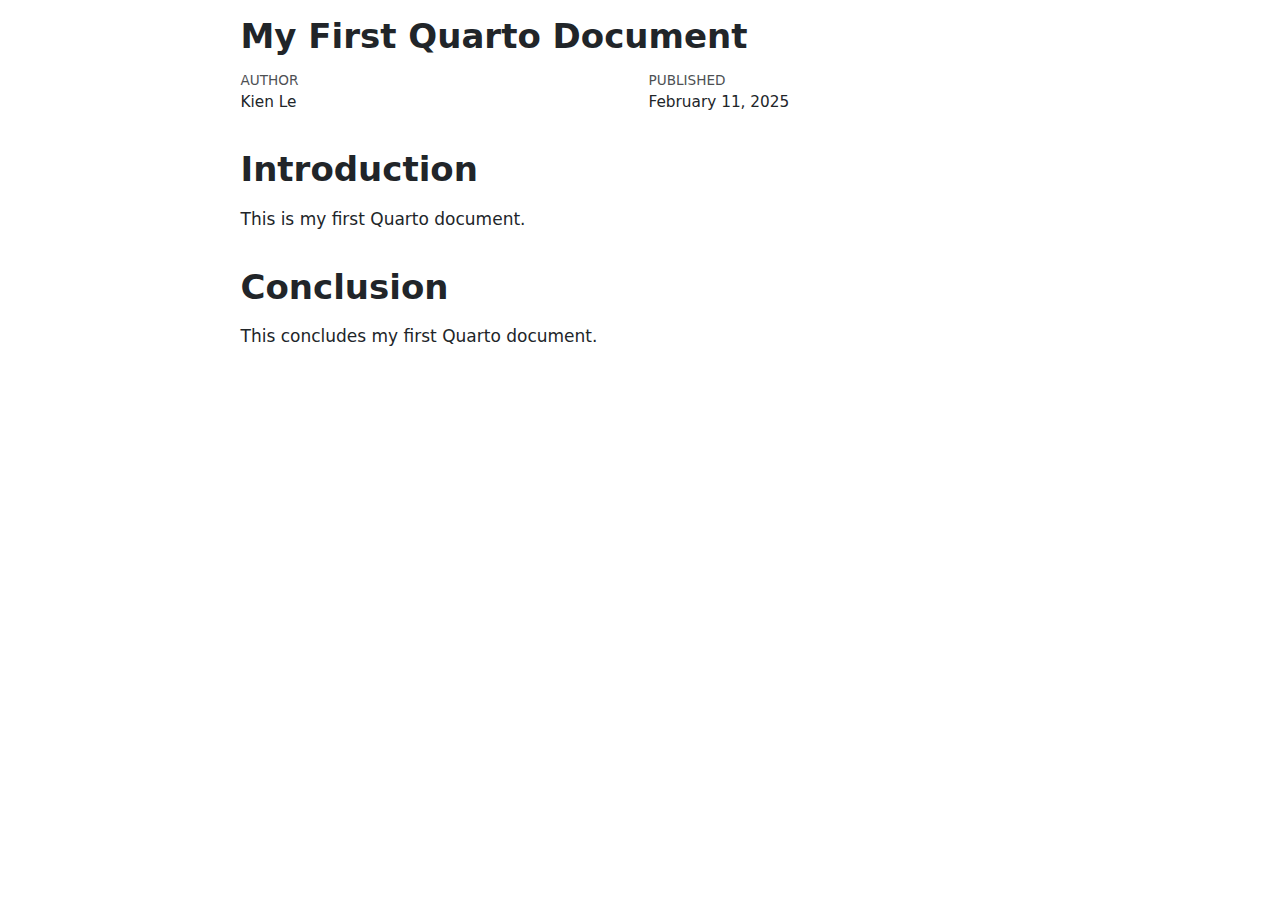
<file: document.html>
<!DOCTYPE html>
<html xmlns="http://www.w3.org/1999/xhtml" lang="en" xml:lang="en"><head>

<meta charset="utf-8">
<meta name="generator" content="quarto-1.6.40">

<meta name="viewport" content="width=device-width, initial-scale=1.0, user-scalable=yes">

<meta name="author" content="Kien Le">
<meta name="dcterms.date" content="2025-02-11">

<title>My First Quarto Document</title>
<style>
code{white-space: pre-wrap;}
span.smallcaps{font-variant: small-caps;}
div.columns{display: flex; gap: min(4vw, 1.5em);}
div.column{flex: auto; overflow-x: auto;}
div.hanging-indent{margin-left: 1.5em; text-indent: -1.5em;}
ul.task-list{list-style: none;}
ul.task-list li input[type="checkbox"] {
  width: 0.8em;
  margin: 0 0.8em 0.2em -1em; /* quarto-specific, see https://github.com/quarto-dev/quarto-cli/issues/4556 */ 
  vertical-align: middle;
}
</style>


<script src="document_files/libs/clipboard/clipboard.min.js"></script>
<script src="document_files/libs/quarto-html/quarto.js"></script>
<script src="document_files/libs/quarto-html/popper.min.js"></script>
<script src="document_files/libs/quarto-html/tippy.umd.min.js"></script>
<script src="document_files/libs/quarto-html/anchor.min.js"></script>
<link href="document_files/libs/quarto-html/tippy.css" rel="stylesheet">
<link href="document_files/libs/quarto-html/quarto-syntax-highlighting-549806ee2085284f45b00abea8c6df48.css" rel="stylesheet" id="quarto-text-highlighting-styles">
<script src="document_files/libs/bootstrap/bootstrap.min.js"></script>
<link href="document_files/libs/bootstrap/bootstrap-icons.css" rel="stylesheet">
<link href="document_files/libs/bootstrap/bootstrap-8a79a254b8e706d3c925cde0a310d4f0.min.css" rel="stylesheet" append-hash="true" id="quarto-bootstrap" data-mode="light">


</head>

<body class="fullcontent">

<div id="quarto-content" class="page-columns page-rows-contents page-layout-article">

<main class="content" id="quarto-document-content">

<header id="title-block-header" class="quarto-title-block default">
<div class="quarto-title">
<h1 class="title">My First Quarto Document</h1>
</div>



<div class="quarto-title-meta">

    <div>
    <div class="quarto-title-meta-heading">Author</div>
    <div class="quarto-title-meta-contents">
             <p>Kien Le </p>
          </div>
  </div>
    
    <div>
    <div class="quarto-title-meta-heading">Published</div>
    <div class="quarto-title-meta-contents">
      <p class="date">February 11, 2025</p>
    </div>
  </div>
  
    
  </div>
  


</header>


<section id="introduction" class="level1">
<h1>Introduction</h1>
<p>This is my first Quarto document.</p>
</section>
<section id="conclusion" class="level1">
<h1>Conclusion</h1>
<p>This concludes my first Quarto document.</p>
</section>

</main>
<!-- /main column -->
<script id="quarto-html-after-body" type="application/javascript">
window.document.addEventListener("DOMContentLoaded", function (event) {
  const toggleBodyColorMode = (bsSheetEl) => {
    const mode = bsSheetEl.getAttribute("data-mode");
    const bodyEl = window.document.querySelector("body");
    if (mode === "dark") {
      bodyEl.classList.add("quarto-dark");
      bodyEl.classList.remove("quarto-light");
    } else {
      bodyEl.classList.add("quarto-light");
      bodyEl.classList.remove("quarto-dark");
    }
  }
  const toggleBodyColorPrimary = () => {
    const bsSheetEl = window.document.querySelector("link#quarto-bootstrap");
    if (bsSheetEl) {
      toggleBodyColorMode(bsSheetEl);
    }
  }
  toggleBodyColorPrimary();  
  const icon = "";
  const anchorJS = new window.AnchorJS();
  anchorJS.options = {
    placement: 'right',
    icon: icon
  };
  anchorJS.add('.anchored');
  const isCodeAnnotation = (el) => {
    for (const clz of el.classList) {
      if (clz.startsWith('code-annotation-')) {                     
        return true;
      }
    }
    return false;
  }
  const onCopySuccess = function(e) {
    // button target
    const button = e.trigger;
    // don't keep focus
    button.blur();
    // flash "checked"
    button.classList.add('code-copy-button-checked');
    var currentTitle = button.getAttribute("title");
    button.setAttribute("title", "Copied!");
    let tooltip;
    if (window.bootstrap) {
      button.setAttribute("data-bs-toggle", "tooltip");
      button.setAttribute("data-bs-placement", "left");
      button.setAttribute("data-bs-title", "Copied!");
      tooltip = new bootstrap.Tooltip(button, 
        { trigger: "manual", 
          customClass: "code-copy-button-tooltip",
          offset: [0, -8]});
      tooltip.show();    
    }
    setTimeout(function() {
      if (tooltip) {
        tooltip.hide();
        button.removeAttribute("data-bs-title");
        button.removeAttribute("data-bs-toggle");
        button.removeAttribute("data-bs-placement");
      }
      button.setAttribute("title", currentTitle);
      button.classList.remove('code-copy-button-checked');
    }, 1000);
    // clear code selection
    e.clearSelection();
  }
  const getTextToCopy = function(trigger) {
      const codeEl = trigger.previousElementSibling.cloneNode(true);
      for (const childEl of codeEl.children) {
        if (isCodeAnnotation(childEl)) {
          childEl.remove();
        }
      }
      return codeEl.innerText;
  }
  const clipboard = new window.ClipboardJS('.code-copy-button:not([data-in-quarto-modal])', {
    text: getTextToCopy
  });
  clipboard.on('success', onCopySuccess);
  if (window.document.getElementById('quarto-embedded-source-code-modal')) {
    const clipboardModal = new window.ClipboardJS('.code-copy-button[data-in-quarto-modal]', {
      text: getTextToCopy,
      container: window.document.getElementById('quarto-embedded-source-code-modal')
    });
    clipboardModal.on('success', onCopySuccess);
  }
    var localhostRegex = new RegExp(/^(?:http|https):\/\/localhost\:?[0-9]*\//);
    var mailtoRegex = new RegExp(/^mailto:/);
      var filterRegex = new RegExp('/' + window.location.host + '/');
    var isInternal = (href) => {
        return filterRegex.test(href) || localhostRegex.test(href) || mailtoRegex.test(href);
    }
    // Inspect non-navigation links and adorn them if external
 	var links = window.document.querySelectorAll('a[href]:not(.nav-link):not(.navbar-brand):not(.toc-action):not(.sidebar-link):not(.sidebar-item-toggle):not(.pagination-link):not(.no-external):not([aria-hidden]):not(.dropdown-item):not(.quarto-navigation-tool):not(.about-link)');
    for (var i=0; i<links.length; i++) {
      const link = links[i];
      if (!isInternal(link.href)) {
        // undo the damage that might have been done by quarto-nav.js in the case of
        // links that we want to consider external
        if (link.dataset.originalHref !== undefined) {
          link.href = link.dataset.originalHref;
        }
      }
    }
  function tippyHover(el, contentFn, onTriggerFn, onUntriggerFn) {
    const config = {
      allowHTML: true,
      maxWidth: 500,
      delay: 100,
      arrow: false,
      appendTo: function(el) {
          return el.parentElement;
      },
      interactive: true,
      interactiveBorder: 10,
      theme: 'quarto',
      placement: 'bottom-start',
    };
    if (contentFn) {
      config.content = contentFn;
    }
    if (onTriggerFn) {
      config.onTrigger = onTriggerFn;
    }
    if (onUntriggerFn) {
      config.onUntrigger = onUntriggerFn;
    }
    window.tippy(el, config); 
  }
  const noterefs = window.document.querySelectorAll('a[role="doc-noteref"]');
  for (var i=0; i<noterefs.length; i++) {
    const ref = noterefs[i];
    tippyHover(ref, function() {
      // use id or data attribute instead here
      let href = ref.getAttribute('data-footnote-href') || ref.getAttribute('href');
      try { href = new URL(href).hash; } catch {}
      const id = href.replace(/^#\/?/, "");
      const note = window.document.getElementById(id);
      if (note) {
        return note.innerHTML;
      } else {
        return "";
      }
    });
  }
  const xrefs = window.document.querySelectorAll('a.quarto-xref');
  const processXRef = (id, note) => {
    // Strip column container classes
    const stripColumnClz = (el) => {
      el.classList.remove("page-full", "page-columns");
      if (el.children) {
        for (const child of el.children) {
          stripColumnClz(child);
        }
      }
    }
    stripColumnClz(note)
    if (id === null || id.startsWith('sec-')) {
      // Special case sections, only their first couple elements
      const container = document.createElement("div");
      if (note.children && note.children.length > 2) {
        container.appendChild(note.children[0].cloneNode(true));
        for (let i = 1; i < note.children.length; i++) {
          const child = note.children[i];
          if (child.tagName === "P" && child.innerText === "") {
            continue;
          } else {
            container.appendChild(child.cloneNode(true));
            break;
          }
        }
        if (window.Quarto?.typesetMath) {
          window.Quarto.typesetMath(container);
        }
        return container.innerHTML
      } else {
        if (window.Quarto?.typesetMath) {
          window.Quarto.typesetMath(note);
        }
        return note.innerHTML;
      }
    } else {
      // Remove any anchor links if they are present
      const anchorLink = note.querySelector('a.anchorjs-link');
      if (anchorLink) {
        anchorLink.remove();
      }
      if (window.Quarto?.typesetMath) {
        window.Quarto.typesetMath(note);
      }
      if (note.classList.contains("callout")) {
        return note.outerHTML;
      } else {
        return note.innerHTML;
      }
    }
  }
  for (var i=0; i<xrefs.length; i++) {
    const xref = xrefs[i];
    tippyHover(xref, undefined, function(instance) {
      instance.disable();
      let url = xref.getAttribute('href');
      let hash = undefined; 
      if (url.startsWith('#')) {
        hash = url;
      } else {
        try { hash = new URL(url).hash; } catch {}
      }
      if (hash) {
        const id = hash.replace(/^#\/?/, "");
        const note = window.document.getElementById(id);
        if (note !== null) {
          try {
            const html = processXRef(id, note.cloneNode(true));
            instance.setContent(html);
          } finally {
            instance.enable();
            instance.show();
          }
        } else {
          // See if we can fetch this
          fetch(url.split('#')[0])
          .then(res => res.text())
          .then(html => {
            const parser = new DOMParser();
            const htmlDoc = parser.parseFromString(html, "text/html");
            const note = htmlDoc.getElementById(id);
            if (note !== null) {
              const html = processXRef(id, note);
              instance.setContent(html);
            } 
          }).finally(() => {
            instance.enable();
            instance.show();
          });
        }
      } else {
        // See if we can fetch a full url (with no hash to target)
        // This is a special case and we should probably do some content thinning / targeting
        fetch(url)
        .then(res => res.text())
        .then(html => {
          const parser = new DOMParser();
          const htmlDoc = parser.parseFromString(html, "text/html");
          const note = htmlDoc.querySelector('main.content');
          if (note !== null) {
            // This should only happen for chapter cross references
            // (since there is no id in the URL)
            // remove the first header
            if (note.children.length > 0 && note.children[0].tagName === "HEADER") {
              note.children[0].remove();
            }
            const html = processXRef(null, note);
            instance.setContent(html);
          } 
        }).finally(() => {
          instance.enable();
          instance.show();
        });
      }
    }, function(instance) {
    });
  }
      let selectedAnnoteEl;
      const selectorForAnnotation = ( cell, annotation) => {
        let cellAttr = 'data-code-cell="' + cell + '"';
        let lineAttr = 'data-code-annotation="' +  annotation + '"';
        const selector = 'span[' + cellAttr + '][' + lineAttr + ']';
        return selector;
      }
      const selectCodeLines = (annoteEl) => {
        const doc = window.document;
        const targetCell = annoteEl.getAttribute("data-target-cell");
        const targetAnnotation = annoteEl.getAttribute("data-target-annotation");
        const annoteSpan = window.document.querySelector(selectorForAnnotation(targetCell, targetAnnotation));
        const lines = annoteSpan.getAttribute("data-code-lines").split(",");
        const lineIds = lines.map((line) => {
          return targetCell + "-" + line;
        })
        let top = null;
        let height = null;
        let parent = null;
        if (lineIds.length > 0) {
            //compute the position of the single el (top and bottom and make a div)
            const el = window.document.getElementById(lineIds[0]);
            top = el.offsetTop;
            height = el.offsetHeight;
            parent = el.parentElement.parentElement;
          if (lineIds.length > 1) {
            const lastEl = window.document.getElementById(lineIds[lineIds.length - 1]);
            const bottom = lastEl.offsetTop + lastEl.offsetHeight;
            height = bottom - top;
          }
          if (top !== null && height !== null && parent !== null) {
            // cook up a div (if necessary) and position it 
            let div = window.document.getElementById("code-annotation-line-highlight");
            if (div === null) {
              div = window.document.createElement("div");
              div.setAttribute("id", "code-annotation-line-highlight");
              div.style.position = 'absolute';
              parent.appendChild(div);
            }
            div.style.top = top - 2 + "px";
            div.style.height = height + 4 + "px";
            div.style.left = 0;
            let gutterDiv = window.document.getElementById("code-annotation-line-highlight-gutter");
            if (gutterDiv === null) {
              gutterDiv = window.document.createElement("div");
              gutterDiv.setAttribute("id", "code-annotation-line-highlight-gutter");
              gutterDiv.style.position = 'absolute';
              const codeCell = window.document.getElementById(targetCell);
              const gutter = codeCell.querySelector('.code-annotation-gutter');
              gutter.appendChild(gutterDiv);
            }
            gutterDiv.style.top = top - 2 + "px";
            gutterDiv.style.height = height + 4 + "px";
          }
          selectedAnnoteEl = annoteEl;
        }
      };
      const unselectCodeLines = () => {
        const elementsIds = ["code-annotation-line-highlight", "code-annotation-line-highlight-gutter"];
        elementsIds.forEach((elId) => {
          const div = window.document.getElementById(elId);
          if (div) {
            div.remove();
          }
        });
        selectedAnnoteEl = undefined;
      };
        // Handle positioning of the toggle
    window.addEventListener(
      "resize",
      throttle(() => {
        elRect = undefined;
        if (selectedAnnoteEl) {
          selectCodeLines(selectedAnnoteEl);
        }
      }, 10)
    );
    function throttle(fn, ms) {
    let throttle = false;
    let timer;
      return (...args) => {
        if(!throttle) { // first call gets through
            fn.apply(this, args);
            throttle = true;
        } else { // all the others get throttled
            if(timer) clearTimeout(timer); // cancel #2
            timer = setTimeout(() => {
              fn.apply(this, args);
              timer = throttle = false;
            }, ms);
        }
      };
    }
      // Attach click handler to the DT
      const annoteDls = window.document.querySelectorAll('dt[data-target-cell]');
      for (const annoteDlNode of annoteDls) {
        annoteDlNode.addEventListener('click', (event) => {
          const clickedEl = event.target;
          if (clickedEl !== selectedAnnoteEl) {
            unselectCodeLines();
            const activeEl = window.document.querySelector('dt[data-target-cell].code-annotation-active');
            if (activeEl) {
              activeEl.classList.remove('code-annotation-active');
            }
            selectCodeLines(clickedEl);
            clickedEl.classList.add('code-annotation-active');
          } else {
            // Unselect the line
            unselectCodeLines();
            clickedEl.classList.remove('code-annotation-active');
          }
        });
      }
  const findCites = (el) => {
    const parentEl = el.parentElement;
    if (parentEl) {
      const cites = parentEl.dataset.cites;
      if (cites) {
        return {
          el,
          cites: cites.split(' ')
        };
      } else {
        return findCites(el.parentElement)
      }
    } else {
      return undefined;
    }
  };
  var bibliorefs = window.document.querySelectorAll('a[role="doc-biblioref"]');
  for (var i=0; i<bibliorefs.length; i++) {
    const ref = bibliorefs[i];
    const citeInfo = findCites(ref);
    if (citeInfo) {
      tippyHover(citeInfo.el, function() {
        var popup = window.document.createElement('div');
        citeInfo.cites.forEach(function(cite) {
          var citeDiv = window.document.createElement('div');
          citeDiv.classList.add('hanging-indent');
          citeDiv.classList.add('csl-entry');
          var biblioDiv = window.document.getElementById('ref-' + cite);
          if (biblioDiv) {
            citeDiv.innerHTML = biblioDiv.innerHTML;
          }
          popup.appendChild(citeDiv);
        });
        return popup.innerHTML;
      });
    }
  }
});
</script>
</div> <!-- /content -->




</body></html>
</file>
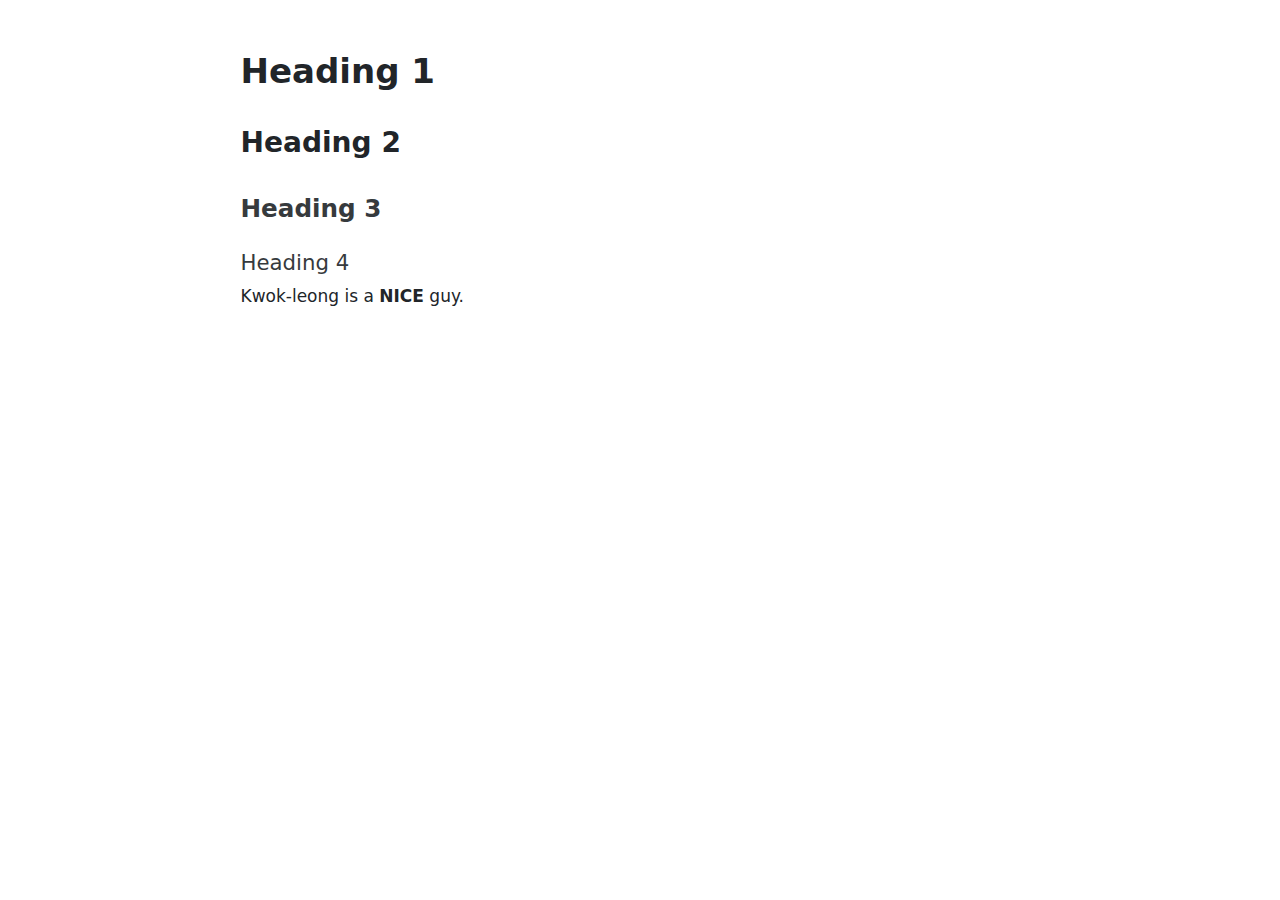
<file: Readme.html>
<!DOCTYPE html>
<html xmlns="http://www.w3.org/1999/xhtml" lang="en" xml:lang="en"><head>

<meta charset="utf-8">
<meta name="generator" content="quarto-1.6.40">

<meta name="viewport" content="width=device-width, initial-scale=1.0, user-scalable=yes">


<title>readme</title>
<style>
code{white-space: pre-wrap;}
span.smallcaps{font-variant: small-caps;}
div.columns{display: flex; gap: min(4vw, 1.5em);}
div.column{flex: auto; overflow-x: auto;}
div.hanging-indent{margin-left: 1.5em; text-indent: -1.5em;}
ul.task-list{list-style: none;}
ul.task-list li input[type="checkbox"] {
  width: 0.8em;
  margin: 0 0.8em 0.2em -1em; /* quarto-specific, see https://github.com/quarto-dev/quarto-cli/issues/4556 */ 
  vertical-align: middle;
}
</style>


<script src="Readme_files/libs/clipboard/clipboard.min.js"></script>
<script src="Readme_files/libs/quarto-html/quarto.js"></script>
<script src="Readme_files/libs/quarto-html/popper.min.js"></script>
<script src="Readme_files/libs/quarto-html/tippy.umd.min.js"></script>
<script src="Readme_files/libs/quarto-html/anchor.min.js"></script>
<link href="Readme_files/libs/quarto-html/tippy.css" rel="stylesheet">
<link href="Readme_files/libs/quarto-html/quarto-syntax-highlighting-549806ee2085284f45b00abea8c6df48.css" rel="stylesheet" id="quarto-text-highlighting-styles">
<script src="Readme_files/libs/bootstrap/bootstrap.min.js"></script>
<link href="Readme_files/libs/bootstrap/bootstrap-icons.css" rel="stylesheet">
<link href="Readme_files/libs/bootstrap/bootstrap-8a79a254b8e706d3c925cde0a310d4f0.min.css" rel="stylesheet" append-hash="true" id="quarto-bootstrap" data-mode="light">


</head>

<body class="fullcontent">

<div id="quarto-content" class="page-columns page-rows-contents page-layout-article">

<main class="content" id="quarto-document-content">




<section id="heading-1" class="level1">
<h1>Heading 1</h1>
<section id="heading-2" class="level2">
<h2 class="anchored" data-anchor-id="heading-2">Heading 2</h2>
<section id="heading-3" class="level3">
<h3 class="anchored" data-anchor-id="heading-3">Heading 3</h3>
<section id="heading-4" class="level4">
<h4 class="anchored" data-anchor-id="heading-4">Heading 4</h4>
<p>Kwok-leong is a <strong>NICE</strong> guy.</p>
</section>
</section>
</section>
</section>

</main>
<!-- /main column -->
<script id="quarto-html-after-body" type="application/javascript">
window.document.addEventListener("DOMContentLoaded", function (event) {
  const toggleBodyColorMode = (bsSheetEl) => {
    const mode = bsSheetEl.getAttribute("data-mode");
    const bodyEl = window.document.querySelector("body");
    if (mode === "dark") {
      bodyEl.classList.add("quarto-dark");
      bodyEl.classList.remove("quarto-light");
    } else {
      bodyEl.classList.add("quarto-light");
      bodyEl.classList.remove("quarto-dark");
    }
  }
  const toggleBodyColorPrimary = () => {
    const bsSheetEl = window.document.querySelector("link#quarto-bootstrap");
    if (bsSheetEl) {
      toggleBodyColorMode(bsSheetEl);
    }
  }
  toggleBodyColorPrimary();  
  const icon = "";
  const anchorJS = new window.AnchorJS();
  anchorJS.options = {
    placement: 'right',
    icon: icon
  };
  anchorJS.add('.anchored');
  const isCodeAnnotation = (el) => {
    for (const clz of el.classList) {
      if (clz.startsWith('code-annotation-')) {                     
        return true;
      }
    }
    return false;
  }
  const onCopySuccess = function(e) {
    // button target
    const button = e.trigger;
    // don't keep focus
    button.blur();
    // flash "checked"
    button.classList.add('code-copy-button-checked');
    var currentTitle = button.getAttribute("title");
    button.setAttribute("title", "Copied!");
    let tooltip;
    if (window.bootstrap) {
      button.setAttribute("data-bs-toggle", "tooltip");
      button.setAttribute("data-bs-placement", "left");
      button.setAttribute("data-bs-title", "Copied!");
      tooltip = new bootstrap.Tooltip(button, 
        { trigger: "manual", 
          customClass: "code-copy-button-tooltip",
          offset: [0, -8]});
      tooltip.show();    
    }
    setTimeout(function() {
      if (tooltip) {
        tooltip.hide();
        button.removeAttribute("data-bs-title");
        button.removeAttribute("data-bs-toggle");
        button.removeAttribute("data-bs-placement");
      }
      button.setAttribute("title", currentTitle);
      button.classList.remove('code-copy-button-checked');
    }, 1000);
    // clear code selection
    e.clearSelection();
  }
  const getTextToCopy = function(trigger) {
      const codeEl = trigger.previousElementSibling.cloneNode(true);
      for (const childEl of codeEl.children) {
        if (isCodeAnnotation(childEl)) {
          childEl.remove();
        }
      }
      return codeEl.innerText;
  }
  const clipboard = new window.ClipboardJS('.code-copy-button:not([data-in-quarto-modal])', {
    text: getTextToCopy
  });
  clipboard.on('success', onCopySuccess);
  if (window.document.getElementById('quarto-embedded-source-code-modal')) {
    const clipboardModal = new window.ClipboardJS('.code-copy-button[data-in-quarto-modal]', {
      text: getTextToCopy,
      container: window.document.getElementById('quarto-embedded-source-code-modal')
    });
    clipboardModal.on('success', onCopySuccess);
  }
    var localhostRegex = new RegExp(/^(?:http|https):\/\/localhost\:?[0-9]*\//);
    var mailtoRegex = new RegExp(/^mailto:/);
      var filterRegex = new RegExp('/' + window.location.host + '/');
    var isInternal = (href) => {
        return filterRegex.test(href) || localhostRegex.test(href) || mailtoRegex.test(href);
    }
    // Inspect non-navigation links and adorn them if external
 	var links = window.document.querySelectorAll('a[href]:not(.nav-link):not(.navbar-brand):not(.toc-action):not(.sidebar-link):not(.sidebar-item-toggle):not(.pagination-link):not(.no-external):not([aria-hidden]):not(.dropdown-item):not(.quarto-navigation-tool):not(.about-link)');
    for (var i=0; i<links.length; i++) {
      const link = links[i];
      if (!isInternal(link.href)) {
        // undo the damage that might have been done by quarto-nav.js in the case of
        // links that we want to consider external
        if (link.dataset.originalHref !== undefined) {
          link.href = link.dataset.originalHref;
        }
      }
    }
  function tippyHover(el, contentFn, onTriggerFn, onUntriggerFn) {
    const config = {
      allowHTML: true,
      maxWidth: 500,
      delay: 100,
      arrow: false,
      appendTo: function(el) {
          return el.parentElement;
      },
      interactive: true,
      interactiveBorder: 10,
      theme: 'quarto',
      placement: 'bottom-start',
    };
    if (contentFn) {
      config.content = contentFn;
    }
    if (onTriggerFn) {
      config.onTrigger = onTriggerFn;
    }
    if (onUntriggerFn) {
      config.onUntrigger = onUntriggerFn;
    }
    window.tippy(el, config); 
  }
  const noterefs = window.document.querySelectorAll('a[role="doc-noteref"]');
  for (var i=0; i<noterefs.length; i++) {
    const ref = noterefs[i];
    tippyHover(ref, function() {
      // use id or data attribute instead here
      let href = ref.getAttribute('data-footnote-href') || ref.getAttribute('href');
      try { href = new URL(href).hash; } catch {}
      const id = href.replace(/^#\/?/, "");
      const note = window.document.getElementById(id);
      if (note) {
        return note.innerHTML;
      } else {
        return "";
      }
    });
  }
  const xrefs = window.document.querySelectorAll('a.quarto-xref');
  const processXRef = (id, note) => {
    // Strip column container classes
    const stripColumnClz = (el) => {
      el.classList.remove("page-full", "page-columns");
      if (el.children) {
        for (const child of el.children) {
          stripColumnClz(child);
        }
      }
    }
    stripColumnClz(note)
    if (id === null || id.startsWith('sec-')) {
      // Special case sections, only their first couple elements
      const container = document.createElement("div");
      if (note.children && note.children.length > 2) {
        container.appendChild(note.children[0].cloneNode(true));
        for (let i = 1; i < note.children.length; i++) {
          const child = note.children[i];
          if (child.tagName === "P" && child.innerText === "") {
            continue;
          } else {
            container.appendChild(child.cloneNode(true));
            break;
          }
        }
        if (window.Quarto?.typesetMath) {
          window.Quarto.typesetMath(container);
        }
        return container.innerHTML
      } else {
        if (window.Quarto?.typesetMath) {
          window.Quarto.typesetMath(note);
        }
        return note.innerHTML;
      }
    } else {
      // Remove any anchor links if they are present
      const anchorLink = note.querySelector('a.anchorjs-link');
      if (anchorLink) {
        anchorLink.remove();
      }
      if (window.Quarto?.typesetMath) {
        window.Quarto.typesetMath(note);
      }
      if (note.classList.contains("callout")) {
        return note.outerHTML;
      } else {
        return note.innerHTML;
      }
    }
  }
  for (var i=0; i<xrefs.length; i++) {
    const xref = xrefs[i];
    tippyHover(xref, undefined, function(instance) {
      instance.disable();
      let url = xref.getAttribute('href');
      let hash = undefined; 
      if (url.startsWith('#')) {
        hash = url;
      } else {
        try { hash = new URL(url).hash; } catch {}
      }
      if (hash) {
        const id = hash.replace(/^#\/?/, "");
        const note = window.document.getElementById(id);
        if (note !== null) {
          try {
            const html = processXRef(id, note.cloneNode(true));
            instance.setContent(html);
          } finally {
            instance.enable();
            instance.show();
          }
        } else {
          // See if we can fetch this
          fetch(url.split('#')[0])
          .then(res => res.text())
          .then(html => {
            const parser = new DOMParser();
            const htmlDoc = parser.parseFromString(html, "text/html");
            const note = htmlDoc.getElementById(id);
            if (note !== null) {
              const html = processXRef(id, note);
              instance.setContent(html);
            } 
          }).finally(() => {
            instance.enable();
            instance.show();
          });
        }
      } else {
        // See if we can fetch a full url (with no hash to target)
        // This is a special case and we should probably do some content thinning / targeting
        fetch(url)
        .then(res => res.text())
        .then(html => {
          const parser = new DOMParser();
          const htmlDoc = parser.parseFromString(html, "text/html");
          const note = htmlDoc.querySelector('main.content');
          if (note !== null) {
            // This should only happen for chapter cross references
            // (since there is no id in the URL)
            // remove the first header
            if (note.children.length > 0 && note.children[0].tagName === "HEADER") {
              note.children[0].remove();
            }
            const html = processXRef(null, note);
            instance.setContent(html);
          } 
        }).finally(() => {
          instance.enable();
          instance.show();
        });
      }
    }, function(instance) {
    });
  }
      let selectedAnnoteEl;
      const selectorForAnnotation = ( cell, annotation) => {
        let cellAttr = 'data-code-cell="' + cell + '"';
        let lineAttr = 'data-code-annotation="' +  annotation + '"';
        const selector = 'span[' + cellAttr + '][' + lineAttr + ']';
        return selector;
      }
      const selectCodeLines = (annoteEl) => {
        const doc = window.document;
        const targetCell = annoteEl.getAttribute("data-target-cell");
        const targetAnnotation = annoteEl.getAttribute("data-target-annotation");
        const annoteSpan = window.document.querySelector(selectorForAnnotation(targetCell, targetAnnotation));
        const lines = annoteSpan.getAttribute("data-code-lines").split(",");
        const lineIds = lines.map((line) => {
          return targetCell + "-" + line;
        })
        let top = null;
        let height = null;
        let parent = null;
        if (lineIds.length > 0) {
            //compute the position of the single el (top and bottom and make a div)
            const el = window.document.getElementById(lineIds[0]);
            top = el.offsetTop;
            height = el.offsetHeight;
            parent = el.parentElement.parentElement;
          if (lineIds.length > 1) {
            const lastEl = window.document.getElementById(lineIds[lineIds.length - 1]);
            const bottom = lastEl.offsetTop + lastEl.offsetHeight;
            height = bottom - top;
          }
          if (top !== null && height !== null && parent !== null) {
            // cook up a div (if necessary) and position it 
            let div = window.document.getElementById("code-annotation-line-highlight");
            if (div === null) {
              div = window.document.createElement("div");
              div.setAttribute("id", "code-annotation-line-highlight");
              div.style.position = 'absolute';
              parent.appendChild(div);
            }
            div.style.top = top - 2 + "px";
            div.style.height = height + 4 + "px";
            div.style.left = 0;
            let gutterDiv = window.document.getElementById("code-annotation-line-highlight-gutter");
            if (gutterDiv === null) {
              gutterDiv = window.document.createElement("div");
              gutterDiv.setAttribute("id", "code-annotation-line-highlight-gutter");
              gutterDiv.style.position = 'absolute';
              const codeCell = window.document.getElementById(targetCell);
              const gutter = codeCell.querySelector('.code-annotation-gutter');
              gutter.appendChild(gutterDiv);
            }
            gutterDiv.style.top = top - 2 + "px";
            gutterDiv.style.height = height + 4 + "px";
          }
          selectedAnnoteEl = annoteEl;
        }
      };
      const unselectCodeLines = () => {
        const elementsIds = ["code-annotation-line-highlight", "code-annotation-line-highlight-gutter"];
        elementsIds.forEach((elId) => {
          const div = window.document.getElementById(elId);
          if (div) {
            div.remove();
          }
        });
        selectedAnnoteEl = undefined;
      };
        // Handle positioning of the toggle
    window.addEventListener(
      "resize",
      throttle(() => {
        elRect = undefined;
        if (selectedAnnoteEl) {
          selectCodeLines(selectedAnnoteEl);
        }
      }, 10)
    );
    function throttle(fn, ms) {
    let throttle = false;
    let timer;
      return (...args) => {
        if(!throttle) { // first call gets through
            fn.apply(this, args);
            throttle = true;
        } else { // all the others get throttled
            if(timer) clearTimeout(timer); // cancel #2
            timer = setTimeout(() => {
              fn.apply(this, args);
              timer = throttle = false;
            }, ms);
        }
      };
    }
      // Attach click handler to the DT
      const annoteDls = window.document.querySelectorAll('dt[data-target-cell]');
      for (const annoteDlNode of annoteDls) {
        annoteDlNode.addEventListener('click', (event) => {
          const clickedEl = event.target;
          if (clickedEl !== selectedAnnoteEl) {
            unselectCodeLines();
            const activeEl = window.document.querySelector('dt[data-target-cell].code-annotation-active');
            if (activeEl) {
              activeEl.classList.remove('code-annotation-active');
            }
            selectCodeLines(clickedEl);
            clickedEl.classList.add('code-annotation-active');
          } else {
            // Unselect the line
            unselectCodeLines();
            clickedEl.classList.remove('code-annotation-active');
          }
        });
      }
  const findCites = (el) => {
    const parentEl = el.parentElement;
    if (parentEl) {
      const cites = parentEl.dataset.cites;
      if (cites) {
        return {
          el,
          cites: cites.split(' ')
        };
      } else {
        return findCites(el.parentElement)
      }
    } else {
      return undefined;
    }
  };
  var bibliorefs = window.document.querySelectorAll('a[role="doc-biblioref"]');
  for (var i=0; i<bibliorefs.length; i++) {
    const ref = bibliorefs[i];
    const citeInfo = findCites(ref);
    if (citeInfo) {
      tippyHover(citeInfo.el, function() {
        var popup = window.document.createElement('div');
        citeInfo.cites.forEach(function(cite) {
          var citeDiv = window.document.createElement('div');
          citeDiv.classList.add('hanging-indent');
          citeDiv.classList.add('csl-entry');
          var biblioDiv = window.document.getElementById('ref-' + cite);
          if (biblioDiv) {
            citeDiv.innerHTML = biblioDiv.innerHTML;
          }
          popup.appendChild(citeDiv);
        });
        return popup.innerHTML;
      });
    }
  }
});
</script>
</div> <!-- /content -->




</body></html>
</file>
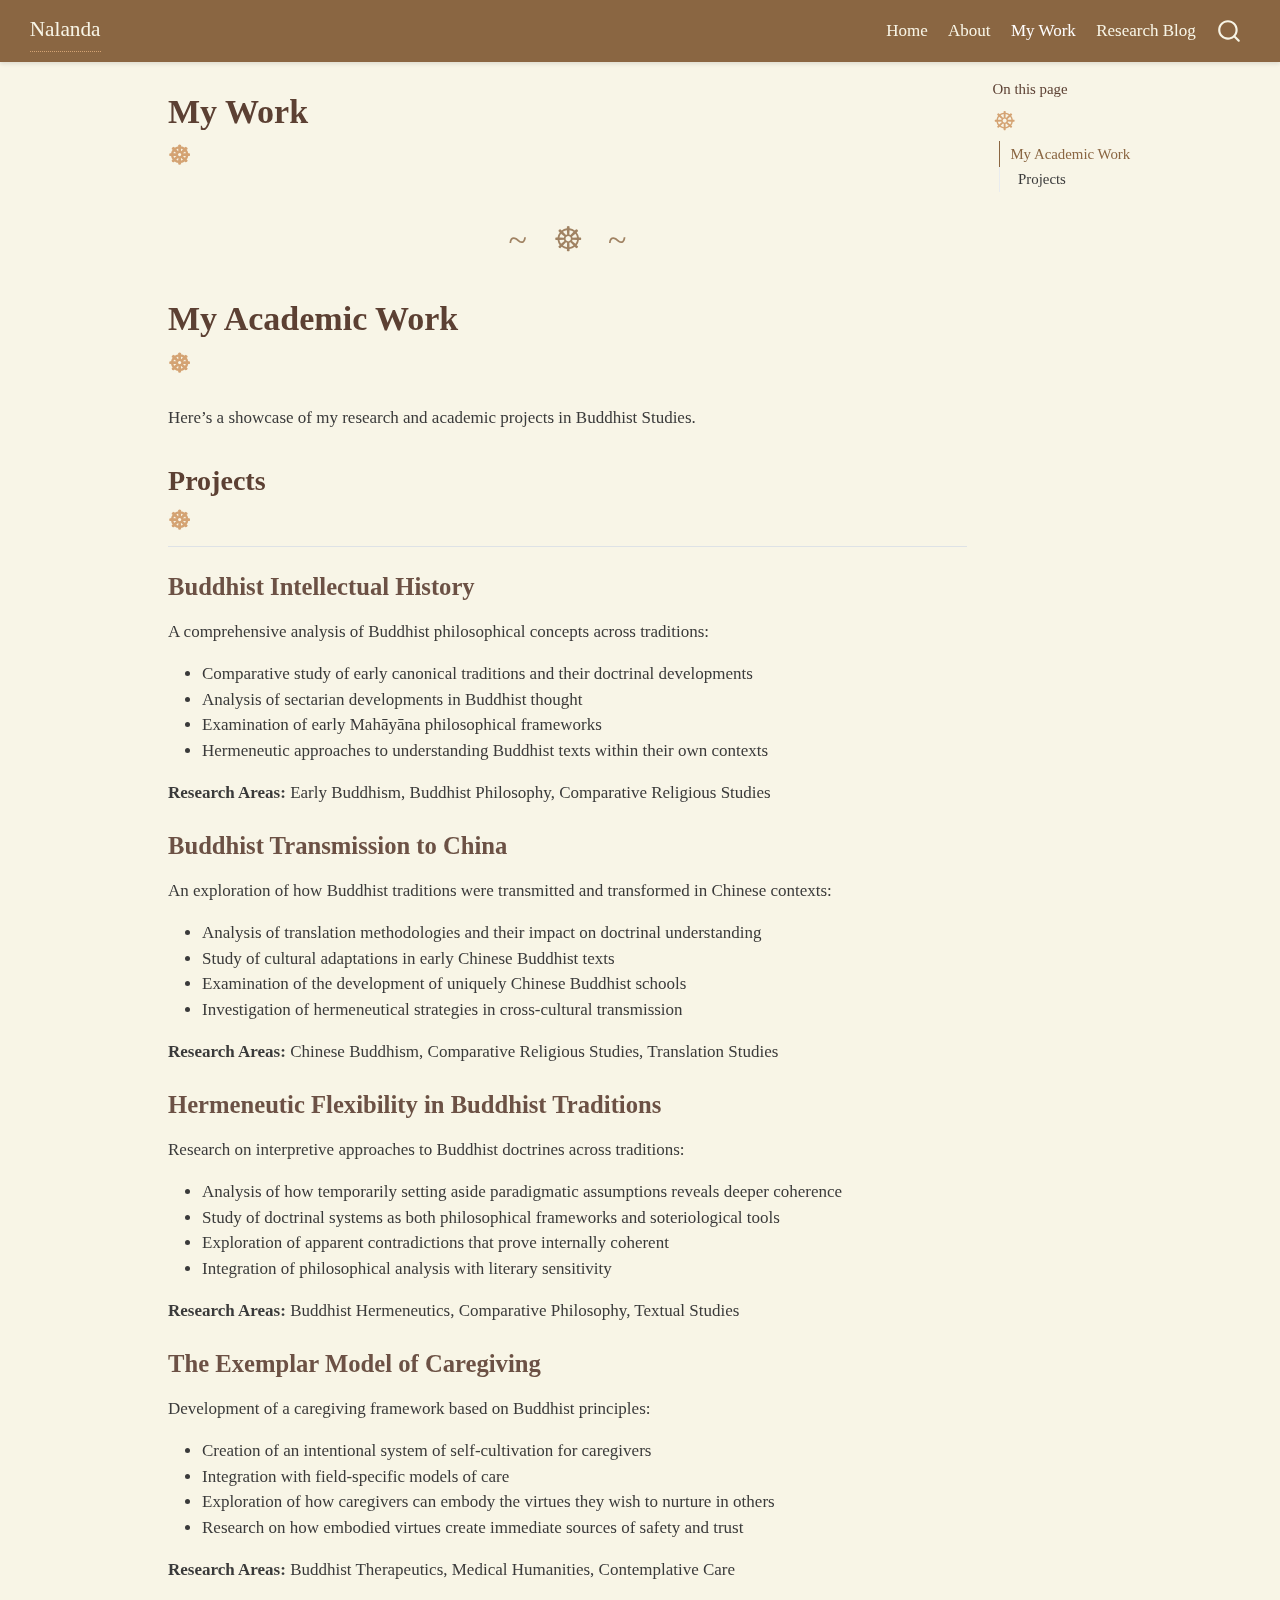
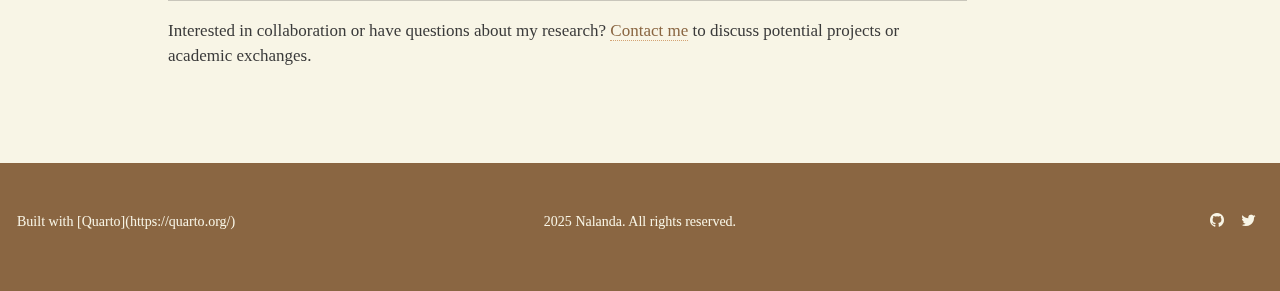
<file: work.html>
<!DOCTYPE html>
<html xmlns="http://www.w3.org/1999/xhtml" lang="en" xml:lang="en"><head>

<meta charset="utf-8">
<meta name="generator" content="quarto-1.6.40">

<meta name="viewport" content="width=device-width, initial-scale=1.0, user-scalable=yes">


<title>My Work – Nalanda</title>
<style>
code{white-space: pre-wrap;}
span.smallcaps{font-variant: small-caps;}
div.columns{display: flex; gap: min(4vw, 1.5em);}
div.column{flex: auto; overflow-x: auto;}
div.hanging-indent{margin-left: 1.5em; text-indent: -1.5em;}
ul.task-list{list-style: none;}
ul.task-list li input[type="checkbox"] {
  width: 0.8em;
  margin: 0 0.8em 0.2em -1em; /* quarto-specific, see https://github.com/quarto-dev/quarto-cli/issues/4556 */ 
  vertical-align: middle;
}
</style>


<script src="site_libs/quarto-nav/quarto-nav.js"></script>
<script src="site_libs/quarto-nav/headroom.min.js"></script>
<script src="site_libs/clipboard/clipboard.min.js"></script>
<script src="site_libs/quarto-search/autocomplete.umd.js"></script>
<script src="site_libs/quarto-search/fuse.min.js"></script>
<script src="site_libs/quarto-search/quarto-search.js"></script>
<meta name="quarto:offset" content="./">
<script src="site_libs/quarto-html/quarto.js"></script>
<script src="site_libs/quarto-html/popper.min.js"></script>
<script src="site_libs/quarto-html/tippy.umd.min.js"></script>
<script src="site_libs/quarto-html/anchor.min.js"></script>
<link href="site_libs/quarto-html/tippy.css" rel="stylesheet">
<link href="site_libs/quarto-html/quarto-syntax-highlighting-549806ee2085284f45b00abea8c6df48.css" rel="stylesheet" id="quarto-text-highlighting-styles">
<script src="site_libs/bootstrap/bootstrap.min.js"></script>
<link href="site_libs/bootstrap/bootstrap-icons.css" rel="stylesheet">
<link href="site_libs/bootstrap/bootstrap-ee8c9fb323f6478995f3eb2b2b6e166d.min.css" rel="stylesheet" append-hash="true" id="quarto-bootstrap" data-mode="light">
<script id="quarto-search-options" type="application/json">{
  "location": "navbar",
  "copy-button": false,
  "collapse-after": 3,
  "panel-placement": "end",
  "type": "overlay",
  "limit": 50,
  "keyboard-shortcut": [
    "f",
    "/",
    "s"
  ],
  "show-item-context": false,
  "language": {
    "search-no-results-text": "No results",
    "search-matching-documents-text": "matching documents",
    "search-copy-link-title": "Copy link to search",
    "search-hide-matches-text": "Hide additional matches",
    "search-more-match-text": "more match in this document",
    "search-more-matches-text": "more matches in this document",
    "search-clear-button-title": "Clear",
    "search-text-placeholder": "",
    "search-detached-cancel-button-title": "Cancel",
    "search-submit-button-title": "Submit",
    "search-label": "Search"
  }
}</script>


<link rel="stylesheet" href="styles.css">
</head>

<body class="nav-fixed">

<div id="quarto-search-results"></div>
  <header id="quarto-header" class="headroom fixed-top">
    <nav class="navbar navbar-expand-lg " data-bs-theme="dark">
      <div class="navbar-container container-fluid">
      <div class="navbar-brand-container mx-auto">
    <a class="navbar-brand" href="./index.html">
    <span class="navbar-title">Nalanda</span>
    </a>
  </div>
            <div id="quarto-search" class="" title="Search"></div>
          <button class="navbar-toggler" type="button" data-bs-toggle="collapse" data-bs-target="#navbarCollapse" aria-controls="navbarCollapse" role="menu" aria-expanded="false" aria-label="Toggle navigation" onclick="if (window.quartoToggleHeadroom) { window.quartoToggleHeadroom(); }">
  <span class="navbar-toggler-icon"></span>
</button>
          <div class="collapse navbar-collapse" id="navbarCollapse">
            <ul class="navbar-nav navbar-nav-scroll ms-auto">
  <li class="nav-item">
    <a class="nav-link" href="./index.html"> 
<span class="menu-text">Home</span></a>
  </li>  
  <li class="nav-item">
    <a class="nav-link" href="./about.html"> 
<span class="menu-text">About</span></a>
  </li>  
  <li class="nav-item">
    <a class="nav-link active" href="./work.html" aria-current="page"> 
<span class="menu-text">My Work</span></a>
  </li>  
  <li class="nav-item">
    <a class="nav-link" href="./blog.html"> 
<span class="menu-text">Research Blog</span></a>
  </li>  
</ul>
          </div> <!-- /navcollapse -->
            <div class="quarto-navbar-tools">
</div>
      </div> <!-- /container-fluid -->
    </nav>
</header>
<!-- content -->
<div id="quarto-content" class="quarto-container page-columns page-rows-contents page-layout-article page-navbar">
<!-- sidebar -->
<!-- margin-sidebar -->
    <div id="quarto-margin-sidebar" class="sidebar margin-sidebar">
        <nav id="TOC" role="doc-toc" class="toc-active">
    <h2 id="toc-title">On this page</h2>
   
  <ul>
  <li><a href="#my-academic-work" id="toc-my-academic-work" class="nav-link active" data-scroll-target="#my-academic-work">My Academic Work</a>
  <ul class="collapse">
  <li><a href="#projects" id="toc-projects" class="nav-link" data-scroll-target="#projects">Projects</a>
  <ul class="collapse">
  <li><a href="#buddhist-intellectual-history" id="toc-buddhist-intellectual-history" class="nav-link" data-scroll-target="#buddhist-intellectual-history">Buddhist Intellectual History</a></li>
  <li><a href="#buddhist-transmission" id="toc-buddhist-transmission" class="nav-link" data-scroll-target="#buddhist-transmission">Buddhist Transmission to China</a></li>
  <li><a href="#hermeneutic-flexibility" id="toc-hermeneutic-flexibility" class="nav-link" data-scroll-target="#hermeneutic-flexibility">Hermeneutic Flexibility in Buddhist Traditions</a></li>
  <li><a href="#exemplar-model" id="toc-exemplar-model" class="nav-link" data-scroll-target="#exemplar-model">The Exemplar Model of Caregiving</a></li>
  </ul></li>
  </ul></li>
  </ul>
</nav>
    </div>
<!-- main -->
<main class="content" id="quarto-document-content">

<header id="title-block-header" class="quarto-title-block default">
<div class="quarto-title">
<h1 class="title">My Work</h1>
</div>



<div class="quarto-title-meta">

    
  
    
  </div>
  


</header>


<div class="lotus-divider">
☸
</div>
<section id="my-academic-work" class="level1">
<h1>My Academic Work</h1>
<p>Here’s a showcase of my research and academic projects in Buddhist Studies.</p>
<section id="projects" class="level2">
<h2 class="anchored" data-anchor-id="projects">Projects</h2>
<section id="buddhist-intellectual-history" class="level3">
<h3 class="anchored" data-anchor-id="buddhist-intellectual-history">Buddhist Intellectual History</h3>
<p>A comprehensive analysis of Buddhist philosophical concepts across traditions:</p>
<ul>
<li>Comparative study of early canonical traditions and their doctrinal developments</li>
<li>Analysis of sectarian developments in Buddhist thought</li>
<li>Examination of early Mahāyāna philosophical frameworks</li>
<li>Hermeneutic approaches to understanding Buddhist texts within their own contexts</li>
</ul>
<p><strong>Research Areas:</strong> Early Buddhism, Buddhist Philosophy, Comparative Religious Studies</p>
</section>
<section id="buddhist-transmission" class="level3">
<h3 class="anchored" data-anchor-id="buddhist-transmission">Buddhist Transmission to China</h3>
<p>An exploration of how Buddhist traditions were transmitted and transformed in Chinese contexts:</p>
<ul>
<li>Analysis of translation methodologies and their impact on doctrinal understanding</li>
<li>Study of cultural adaptations in early Chinese Buddhist texts</li>
<li>Examination of the development of uniquely Chinese Buddhist schools</li>
<li>Investigation of hermeneutical strategies in cross-cultural transmission</li>
</ul>
<p><strong>Research Areas:</strong> Chinese Buddhism, Comparative Religious Studies, Translation Studies</p>
</section>
<section id="hermeneutic-flexibility" class="level3">
<h3 class="anchored" data-anchor-id="hermeneutic-flexibility">Hermeneutic Flexibility in Buddhist Traditions</h3>
<p>Research on interpretive approaches to Buddhist doctrines across traditions:</p>
<ul>
<li>Analysis of how temporarily setting aside paradigmatic assumptions reveals deeper coherence</li>
<li>Study of doctrinal systems as both philosophical frameworks and soteriological tools</li>
<li>Exploration of apparent contradictions that prove internally coherent</li>
<li>Integration of philosophical analysis with literary sensitivity</li>
</ul>
<p><strong>Research Areas:</strong> Buddhist Hermeneutics, Comparative Philosophy, Textual Studies</p>
</section>
<section id="exemplar-model" class="level3">
<h3 class="anchored" data-anchor-id="exemplar-model">The Exemplar Model of Caregiving</h3>
<p>Development of a caregiving framework based on Buddhist principles:</p>
<ul>
<li>Creation of an intentional system of self-cultivation for caregivers</li>
<li>Integration with field-specific models of care</li>
<li>Exploration of how caregivers can embody the virtues they wish to nurture in others</li>
<li>Research on how embodied virtues create immediate sources of safety and trust</li>
</ul>
<p><strong>Research Areas:</strong> Buddhist Therapeutics, Medical Humanities, Contemplative Care</p>
<hr>
<p>Interested in collaboration or have questions about my research? <a href=".\contact.html">Contact me</a> to discuss potential projects or academic exchanges.</p>


</section>
</section>
</section>

</main> <!-- /main -->
<script id="quarto-html-after-body" type="application/javascript">
window.document.addEventListener("DOMContentLoaded", function (event) {
  const toggleBodyColorMode = (bsSheetEl) => {
    const mode = bsSheetEl.getAttribute("data-mode");
    const bodyEl = window.document.querySelector("body");
    if (mode === "dark") {
      bodyEl.classList.add("quarto-dark");
      bodyEl.classList.remove("quarto-light");
    } else {
      bodyEl.classList.add("quarto-light");
      bodyEl.classList.remove("quarto-dark");
    }
  }
  const toggleBodyColorPrimary = () => {
    const bsSheetEl = window.document.querySelector("link#quarto-bootstrap");
    if (bsSheetEl) {
      toggleBodyColorMode(bsSheetEl);
    }
  }
  toggleBodyColorPrimary();  
  const icon = "";
  const anchorJS = new window.AnchorJS();
  anchorJS.options = {
    placement: 'right',
    icon: icon
  };
  anchorJS.add('.anchored');
  const isCodeAnnotation = (el) => {
    for (const clz of el.classList) {
      if (clz.startsWith('code-annotation-')) {                     
        return true;
      }
    }
    return false;
  }
  const onCopySuccess = function(e) {
    // button target
    const button = e.trigger;
    // don't keep focus
    button.blur();
    // flash "checked"
    button.classList.add('code-copy-button-checked');
    var currentTitle = button.getAttribute("title");
    button.setAttribute("title", "Copied!");
    let tooltip;
    if (window.bootstrap) {
      button.setAttribute("data-bs-toggle", "tooltip");
      button.setAttribute("data-bs-placement", "left");
      button.setAttribute("data-bs-title", "Copied!");
      tooltip = new bootstrap.Tooltip(button, 
        { trigger: "manual", 
          customClass: "code-copy-button-tooltip",
          offset: [0, -8]});
      tooltip.show();    
    }
    setTimeout(function() {
      if (tooltip) {
        tooltip.hide();
        button.removeAttribute("data-bs-title");
        button.removeAttribute("data-bs-toggle");
        button.removeAttribute("data-bs-placement");
      }
      button.setAttribute("title", currentTitle);
      button.classList.remove('code-copy-button-checked');
    }, 1000);
    // clear code selection
    e.clearSelection();
  }
  const getTextToCopy = function(trigger) {
      const codeEl = trigger.previousElementSibling.cloneNode(true);
      for (const childEl of codeEl.children) {
        if (isCodeAnnotation(childEl)) {
          childEl.remove();
        }
      }
      return codeEl.innerText;
  }
  const clipboard = new window.ClipboardJS('.code-copy-button:not([data-in-quarto-modal])', {
    text: getTextToCopy
  });
  clipboard.on('success', onCopySuccess);
  if (window.document.getElementById('quarto-embedded-source-code-modal')) {
    const clipboardModal = new window.ClipboardJS('.code-copy-button[data-in-quarto-modal]', {
      text: getTextToCopy,
      container: window.document.getElementById('quarto-embedded-source-code-modal')
    });
    clipboardModal.on('success', onCopySuccess);
  }
    var localhostRegex = new RegExp(/^(?:http|https):\/\/localhost\:?[0-9]*\//);
    var mailtoRegex = new RegExp(/^mailto:/);
      var filterRegex = new RegExp("https:\/\/Luxtabilio\.github\.io\/eastd_meeting_03\/");
    var isInternal = (href) => {
        return filterRegex.test(href) || localhostRegex.test(href) || mailtoRegex.test(href);
    }
    // Inspect non-navigation links and adorn them if external
 	var links = window.document.querySelectorAll('a[href]:not(.nav-link):not(.navbar-brand):not(.toc-action):not(.sidebar-link):not(.sidebar-item-toggle):not(.pagination-link):not(.no-external):not([aria-hidden]):not(.dropdown-item):not(.quarto-navigation-tool):not(.about-link)');
    for (var i=0; i<links.length; i++) {
      const link = links[i];
      if (!isInternal(link.href)) {
        // undo the damage that might have been done by quarto-nav.js in the case of
        // links that we want to consider external
        if (link.dataset.originalHref !== undefined) {
          link.href = link.dataset.originalHref;
        }
      }
    }
  function tippyHover(el, contentFn, onTriggerFn, onUntriggerFn) {
    const config = {
      allowHTML: true,
      maxWidth: 500,
      delay: 100,
      arrow: false,
      appendTo: function(el) {
          return el.parentElement;
      },
      interactive: true,
      interactiveBorder: 10,
      theme: 'quarto',
      placement: 'bottom-start',
    };
    if (contentFn) {
      config.content = contentFn;
    }
    if (onTriggerFn) {
      config.onTrigger = onTriggerFn;
    }
    if (onUntriggerFn) {
      config.onUntrigger = onUntriggerFn;
    }
    window.tippy(el, config); 
  }
  const noterefs = window.document.querySelectorAll('a[role="doc-noteref"]');
  for (var i=0; i<noterefs.length; i++) {
    const ref = noterefs[i];
    tippyHover(ref, function() {
      // use id or data attribute instead here
      let href = ref.getAttribute('data-footnote-href') || ref.getAttribute('href');
      try { href = new URL(href).hash; } catch {}
      const id = href.replace(/^#\/?/, "");
      const note = window.document.getElementById(id);
      if (note) {
        return note.innerHTML;
      } else {
        return "";
      }
    });
  }
  const xrefs = window.document.querySelectorAll('a.quarto-xref');
  const processXRef = (id, note) => {
    // Strip column container classes
    const stripColumnClz = (el) => {
      el.classList.remove("page-full", "page-columns");
      if (el.children) {
        for (const child of el.children) {
          stripColumnClz(child);
        }
      }
    }
    stripColumnClz(note)
    if (id === null || id.startsWith('sec-')) {
      // Special case sections, only their first couple elements
      const container = document.createElement("div");
      if (note.children && note.children.length > 2) {
        container.appendChild(note.children[0].cloneNode(true));
        for (let i = 1; i < note.children.length; i++) {
          const child = note.children[i];
          if (child.tagName === "P" && child.innerText === "") {
            continue;
          } else {
            container.appendChild(child.cloneNode(true));
            break;
          }
        }
        if (window.Quarto?.typesetMath) {
          window.Quarto.typesetMath(container);
        }
        return container.innerHTML
      } else {
        if (window.Quarto?.typesetMath) {
          window.Quarto.typesetMath(note);
        }
        return note.innerHTML;
      }
    } else {
      // Remove any anchor links if they are present
      const anchorLink = note.querySelector('a.anchorjs-link');
      if (anchorLink) {
        anchorLink.remove();
      }
      if (window.Quarto?.typesetMath) {
        window.Quarto.typesetMath(note);
      }
      if (note.classList.contains("callout")) {
        return note.outerHTML;
      } else {
        return note.innerHTML;
      }
    }
  }
  for (var i=0; i<xrefs.length; i++) {
    const xref = xrefs[i];
    tippyHover(xref, undefined, function(instance) {
      instance.disable();
      let url = xref.getAttribute('href');
      let hash = undefined; 
      if (url.startsWith('#')) {
        hash = url;
      } else {
        try { hash = new URL(url).hash; } catch {}
      }
      if (hash) {
        const id = hash.replace(/^#\/?/, "");
        const note = window.document.getElementById(id);
        if (note !== null) {
          try {
            const html = processXRef(id, note.cloneNode(true));
            instance.setContent(html);
          } finally {
            instance.enable();
            instance.show();
          }
        } else {
          // See if we can fetch this
          fetch(url.split('#')[0])
          .then(res => res.text())
          .then(html => {
            const parser = new DOMParser();
            const htmlDoc = parser.parseFromString(html, "text/html");
            const note = htmlDoc.getElementById(id);
            if (note !== null) {
              const html = processXRef(id, note);
              instance.setContent(html);
            } 
          }).finally(() => {
            instance.enable();
            instance.show();
          });
        }
      } else {
        // See if we can fetch a full url (with no hash to target)
        // This is a special case and we should probably do some content thinning / targeting
        fetch(url)
        .then(res => res.text())
        .then(html => {
          const parser = new DOMParser();
          const htmlDoc = parser.parseFromString(html, "text/html");
          const note = htmlDoc.querySelector('main.content');
          if (note !== null) {
            // This should only happen for chapter cross references
            // (since there is no id in the URL)
            // remove the first header
            if (note.children.length > 0 && note.children[0].tagName === "HEADER") {
              note.children[0].remove();
            }
            const html = processXRef(null, note);
            instance.setContent(html);
          } 
        }).finally(() => {
          instance.enable();
          instance.show();
        });
      }
    }, function(instance) {
    });
  }
      let selectedAnnoteEl;
      const selectorForAnnotation = ( cell, annotation) => {
        let cellAttr = 'data-code-cell="' + cell + '"';
        let lineAttr = 'data-code-annotation="' +  annotation + '"';
        const selector = 'span[' + cellAttr + '][' + lineAttr + ']';
        return selector;
      }
      const selectCodeLines = (annoteEl) => {
        const doc = window.document;
        const targetCell = annoteEl.getAttribute("data-target-cell");
        const targetAnnotation = annoteEl.getAttribute("data-target-annotation");
        const annoteSpan = window.document.querySelector(selectorForAnnotation(targetCell, targetAnnotation));
        const lines = annoteSpan.getAttribute("data-code-lines").split(",");
        const lineIds = lines.map((line) => {
          return targetCell + "-" + line;
        })
        let top = null;
        let height = null;
        let parent = null;
        if (lineIds.length > 0) {
            //compute the position of the single el (top and bottom and make a div)
            const el = window.document.getElementById(lineIds[0]);
            top = el.offsetTop;
            height = el.offsetHeight;
            parent = el.parentElement.parentElement;
          if (lineIds.length > 1) {
            const lastEl = window.document.getElementById(lineIds[lineIds.length - 1]);
            const bottom = lastEl.offsetTop + lastEl.offsetHeight;
            height = bottom - top;
          }
          if (top !== null && height !== null && parent !== null) {
            // cook up a div (if necessary) and position it 
            let div = window.document.getElementById("code-annotation-line-highlight");
            if (div === null) {
              div = window.document.createElement("div");
              div.setAttribute("id", "code-annotation-line-highlight");
              div.style.position = 'absolute';
              parent.appendChild(div);
            }
            div.style.top = top - 2 + "px";
            div.style.height = height + 4 + "px";
            div.style.left = 0;
            let gutterDiv = window.document.getElementById("code-annotation-line-highlight-gutter");
            if (gutterDiv === null) {
              gutterDiv = window.document.createElement("div");
              gutterDiv.setAttribute("id", "code-annotation-line-highlight-gutter");
              gutterDiv.style.position = 'absolute';
              const codeCell = window.document.getElementById(targetCell);
              const gutter = codeCell.querySelector('.code-annotation-gutter');
              gutter.appendChild(gutterDiv);
            }
            gutterDiv.style.top = top - 2 + "px";
            gutterDiv.style.height = height + 4 + "px";
          }
          selectedAnnoteEl = annoteEl;
        }
      };
      const unselectCodeLines = () => {
        const elementsIds = ["code-annotation-line-highlight", "code-annotation-line-highlight-gutter"];
        elementsIds.forEach((elId) => {
          const div = window.document.getElementById(elId);
          if (div) {
            div.remove();
          }
        });
        selectedAnnoteEl = undefined;
      };
        // Handle positioning of the toggle
    window.addEventListener(
      "resize",
      throttle(() => {
        elRect = undefined;
        if (selectedAnnoteEl) {
          selectCodeLines(selectedAnnoteEl);
        }
      }, 10)
    );
    function throttle(fn, ms) {
    let throttle = false;
    let timer;
      return (...args) => {
        if(!throttle) { // first call gets through
            fn.apply(this, args);
            throttle = true;
        } else { // all the others get throttled
            if(timer) clearTimeout(timer); // cancel #2
            timer = setTimeout(() => {
              fn.apply(this, args);
              timer = throttle = false;
            }, ms);
        }
      };
    }
      // Attach click handler to the DT
      const annoteDls = window.document.querySelectorAll('dt[data-target-cell]');
      for (const annoteDlNode of annoteDls) {
        annoteDlNode.addEventListener('click', (event) => {
          const clickedEl = event.target;
          if (clickedEl !== selectedAnnoteEl) {
            unselectCodeLines();
            const activeEl = window.document.querySelector('dt[data-target-cell].code-annotation-active');
            if (activeEl) {
              activeEl.classList.remove('code-annotation-active');
            }
            selectCodeLines(clickedEl);
            clickedEl.classList.add('code-annotation-active');
          } else {
            // Unselect the line
            unselectCodeLines();
            clickedEl.classList.remove('code-annotation-active');
          }
        });
      }
  const findCites = (el) => {
    const parentEl = el.parentElement;
    if (parentEl) {
      const cites = parentEl.dataset.cites;
      if (cites) {
        return {
          el,
          cites: cites.split(' ')
        };
      } else {
        return findCites(el.parentElement)
      }
    } else {
      return undefined;
    }
  };
  var bibliorefs = window.document.querySelectorAll('a[role="doc-biblioref"]');
  for (var i=0; i<bibliorefs.length; i++) {
    const ref = bibliorefs[i];
    const citeInfo = findCites(ref);
    if (citeInfo) {
      tippyHover(citeInfo.el, function() {
        var popup = window.document.createElement('div');
        citeInfo.cites.forEach(function(cite) {
          var citeDiv = window.document.createElement('div');
          citeDiv.classList.add('hanging-indent');
          citeDiv.classList.add('csl-entry');
          var biblioDiv = window.document.getElementById('ref-' + cite);
          if (biblioDiv) {
            citeDiv.innerHTML = biblioDiv.innerHTML;
          }
          popup.appendChild(citeDiv);
        });
        return popup.innerHTML;
      });
    }
  }
});
</script>
</div> <!-- /content -->
<footer class="footer">
  <div class="nav-footer">
    <div class="nav-footer-left">
      <ul class="footer-items list-unstyled">
    <li class="nav-item">
 Built with [Quarto](https://quarto.org/)
  </li>  
</ul>
    </div>   
    <div class="nav-footer-center">
      <ul class="footer-items list-unstyled">
    <li class="nav-item">
  2025 Nalanda. All rights reserved.
  </li>  
</ul>
    </div>
    <div class="nav-footer-right">
      <ul class="footer-items list-unstyled">
    <li class="nav-item compact">
    <a class="nav-link" href="https://github.com/">
      <i class="bi bi-github" role="img">
</i> 
    </a>
  </li>  
    <li class="nav-item compact">
    <a class="nav-link" href="https://twitter.com/">
      <i class="bi bi-twitter" role="img">
</i> 
    </a>
  </li>  
</ul>
    </div>
  </div>
</footer>




</body></html>
</file>
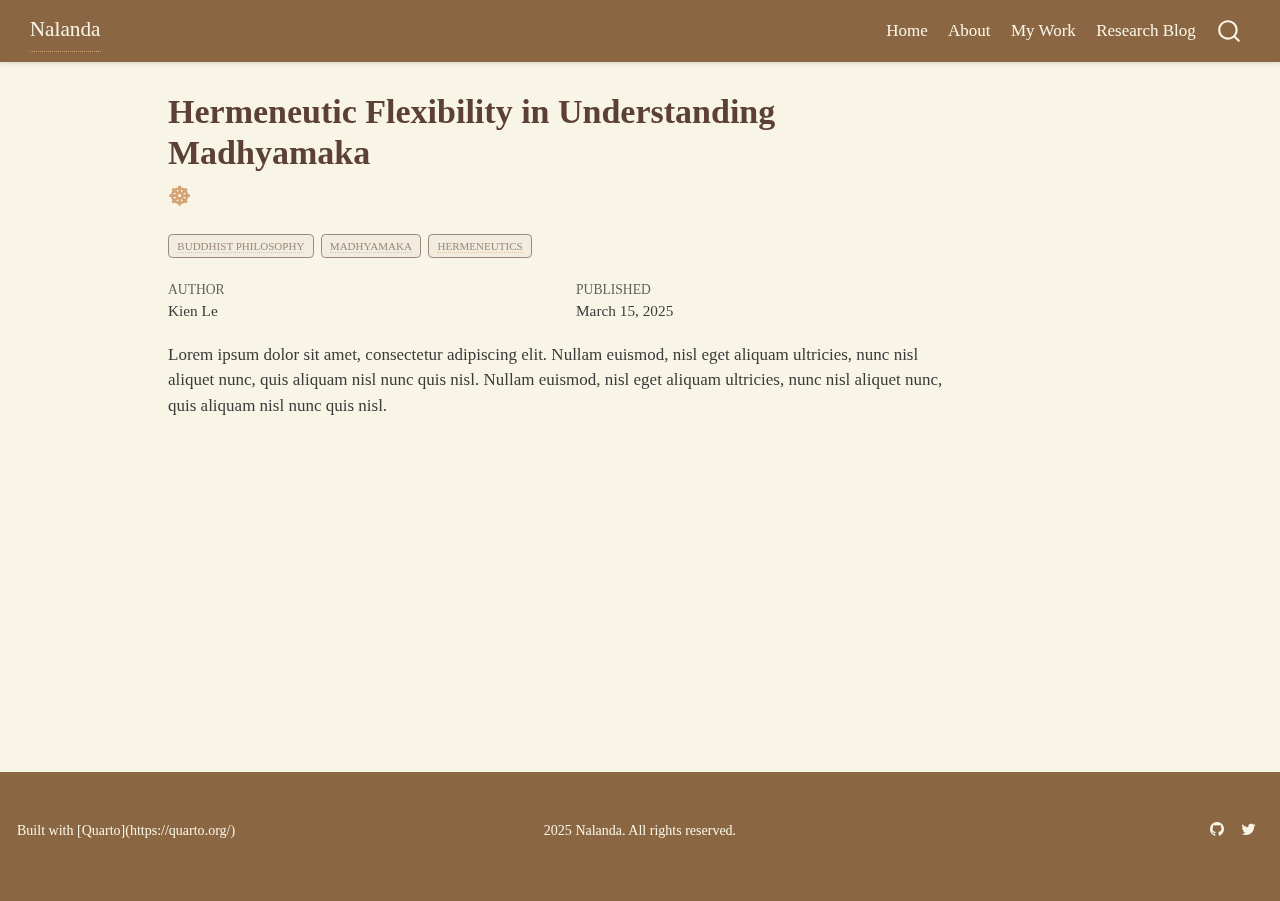
<file: posts/post-1.html>
<!DOCTYPE html>
<html xmlns="http://www.w3.org/1999/xhtml" lang="en" xml:lang="en"><head>

<meta charset="utf-8">
<meta name="generator" content="quarto-1.6.40">

<meta name="viewport" content="width=device-width, initial-scale=1.0, user-scalable=yes">

<meta name="author" content="Kien Le">
<meta name="dcterms.date" content="2025-03-15">

<title>Hermeneutic Flexibility in Understanding Madhyamaka – Nalanda</title>
<style>
code{white-space: pre-wrap;}
span.smallcaps{font-variant: small-caps;}
div.columns{display: flex; gap: min(4vw, 1.5em);}
div.column{flex: auto; overflow-x: auto;}
div.hanging-indent{margin-left: 1.5em; text-indent: -1.5em;}
ul.task-list{list-style: none;}
ul.task-list li input[type="checkbox"] {
  width: 0.8em;
  margin: 0 0.8em 0.2em -1em; /* quarto-specific, see https://github.com/quarto-dev/quarto-cli/issues/4556 */ 
  vertical-align: middle;
}
</style>


<script src="../site_libs/quarto-nav/quarto-nav.js"></script>
<script src="../site_libs/quarto-nav/headroom.min.js"></script>
<script src="../site_libs/clipboard/clipboard.min.js"></script>
<script src="../site_libs/quarto-search/autocomplete.umd.js"></script>
<script src="../site_libs/quarto-search/fuse.min.js"></script>
<script src="../site_libs/quarto-search/quarto-search.js"></script>
<meta name="quarto:offset" content="../">
<script src="../site_libs/quarto-html/quarto.js"></script>
<script src="../site_libs/quarto-html/popper.min.js"></script>
<script src="../site_libs/quarto-html/tippy.umd.min.js"></script>
<script src="../site_libs/quarto-html/anchor.min.js"></script>
<link href="../site_libs/quarto-html/tippy.css" rel="stylesheet">
<link href="../site_libs/quarto-html/quarto-syntax-highlighting-549806ee2085284f45b00abea8c6df48.css" rel="stylesheet" id="quarto-text-highlighting-styles">
<script src="../site_libs/bootstrap/bootstrap.min.js"></script>
<link href="../site_libs/bootstrap/bootstrap-icons.css" rel="stylesheet">
<link href="../site_libs/bootstrap/bootstrap-ee8c9fb323f6478995f3eb2b2b6e166d.min.css" rel="stylesheet" append-hash="true" id="quarto-bootstrap" data-mode="light">
<script id="quarto-search-options" type="application/json">{
  "location": "navbar",
  "copy-button": false,
  "collapse-after": 3,
  "panel-placement": "end",
  "type": "overlay",
  "limit": 50,
  "keyboard-shortcut": [
    "f",
    "/",
    "s"
  ],
  "show-item-context": false,
  "language": {
    "search-no-results-text": "No results",
    "search-matching-documents-text": "matching documents",
    "search-copy-link-title": "Copy link to search",
    "search-hide-matches-text": "Hide additional matches",
    "search-more-match-text": "more match in this document",
    "search-more-matches-text": "more matches in this document",
    "search-clear-button-title": "Clear",
    "search-text-placeholder": "",
    "search-detached-cancel-button-title": "Cancel",
    "search-submit-button-title": "Submit",
    "search-label": "Search"
  }
}</script>


<link rel="stylesheet" href="../styles.css">
</head>

<body class="nav-fixed">

<div id="quarto-search-results"></div>
  <header id="quarto-header" class="headroom fixed-top">
    <nav class="navbar navbar-expand-lg " data-bs-theme="dark">
      <div class="navbar-container container-fluid">
      <div class="navbar-brand-container mx-auto">
    <a class="navbar-brand" href="../index.html">
    <span class="navbar-title">Nalanda</span>
    </a>
  </div>
            <div id="quarto-search" class="" title="Search"></div>
          <button class="navbar-toggler" type="button" data-bs-toggle="collapse" data-bs-target="#navbarCollapse" aria-controls="navbarCollapse" role="menu" aria-expanded="false" aria-label="Toggle navigation" onclick="if (window.quartoToggleHeadroom) { window.quartoToggleHeadroom(); }">
  <span class="navbar-toggler-icon"></span>
</button>
          <div class="collapse navbar-collapse" id="navbarCollapse">
            <ul class="navbar-nav navbar-nav-scroll ms-auto">
  <li class="nav-item">
    <a class="nav-link" href="../index.html"> 
<span class="menu-text">Home</span></a>
  </li>  
  <li class="nav-item">
    <a class="nav-link" href="../about.html"> 
<span class="menu-text">About</span></a>
  </li>  
  <li class="nav-item">
    <a class="nav-link" href="../work.html"> 
<span class="menu-text">My Work</span></a>
  </li>  
  <li class="nav-item">
    <a class="nav-link" href="../blog.html"> 
<span class="menu-text">Research Blog</span></a>
  </li>  
</ul>
          </div> <!-- /navcollapse -->
            <div class="quarto-navbar-tools">
</div>
      </div> <!-- /container-fluid -->
    </nav>
</header>
<!-- content -->
<div id="quarto-content" class="quarto-container page-columns page-rows-contents page-layout-article page-navbar">
<!-- sidebar -->
<!-- margin-sidebar -->
    <div id="quarto-margin-sidebar" class="sidebar margin-sidebar zindex-bottom">
        
    </div>
<!-- main -->
<main class="content" id="quarto-document-content">

<header id="title-block-header" class="quarto-title-block default">
<div class="quarto-title">
<h1 class="title">Hermeneutic Flexibility in Understanding Madhyamaka</h1>
  <div class="quarto-categories">
    <div class="quarto-category">buddhist philosophy</div>
    <div class="quarto-category">madhyamaka</div>
    <div class="quarto-category">hermeneutics</div>
  </div>
  </div>



<div class="quarto-title-meta">

    <div>
    <div class="quarto-title-meta-heading">Author</div>
    <div class="quarto-title-meta-contents">
             <p>Kien Le </p>
          </div>
  </div>
    
    <div>
    <div class="quarto-title-meta-heading">Published</div>
    <div class="quarto-title-meta-contents">
      <p class="date">March 15, 2025</p>
    </div>
  </div>
  
    
  </div>
  


</header>


<p>Lorem ipsum dolor sit amet, consectetur adipiscing elit. Nullam euismod, nisl eget aliquam ultricies, nunc nisl aliquet nunc, quis aliquam nisl nunc quis nisl. Nullam euismod, nisl eget aliquam ultricies, nunc nisl aliquet nunc, quis aliquam nisl nunc quis nisl.</p>



</main> <!-- /main -->
<script id="quarto-html-after-body" type="application/javascript">
window.document.addEventListener("DOMContentLoaded", function (event) {
  const toggleBodyColorMode = (bsSheetEl) => {
    const mode = bsSheetEl.getAttribute("data-mode");
    const bodyEl = window.document.querySelector("body");
    if (mode === "dark") {
      bodyEl.classList.add("quarto-dark");
      bodyEl.classList.remove("quarto-light");
    } else {
      bodyEl.classList.add("quarto-light");
      bodyEl.classList.remove("quarto-dark");
    }
  }
  const toggleBodyColorPrimary = () => {
    const bsSheetEl = window.document.querySelector("link#quarto-bootstrap");
    if (bsSheetEl) {
      toggleBodyColorMode(bsSheetEl);
    }
  }
  toggleBodyColorPrimary();  
  const icon = "";
  const anchorJS = new window.AnchorJS();
  anchorJS.options = {
    placement: 'right',
    icon: icon
  };
  anchorJS.add('.anchored');
  const isCodeAnnotation = (el) => {
    for (const clz of el.classList) {
      if (clz.startsWith('code-annotation-')) {                     
        return true;
      }
    }
    return false;
  }
  const onCopySuccess = function(e) {
    // button target
    const button = e.trigger;
    // don't keep focus
    button.blur();
    // flash "checked"
    button.classList.add('code-copy-button-checked');
    var currentTitle = button.getAttribute("title");
    button.setAttribute("title", "Copied!");
    let tooltip;
    if (window.bootstrap) {
      button.setAttribute("data-bs-toggle", "tooltip");
      button.setAttribute("data-bs-placement", "left");
      button.setAttribute("data-bs-title", "Copied!");
      tooltip = new bootstrap.Tooltip(button, 
        { trigger: "manual", 
          customClass: "code-copy-button-tooltip",
          offset: [0, -8]});
      tooltip.show();    
    }
    setTimeout(function() {
      if (tooltip) {
        tooltip.hide();
        button.removeAttribute("data-bs-title");
        button.removeAttribute("data-bs-toggle");
        button.removeAttribute("data-bs-placement");
      }
      button.setAttribute("title", currentTitle);
      button.classList.remove('code-copy-button-checked');
    }, 1000);
    // clear code selection
    e.clearSelection();
  }
  const getTextToCopy = function(trigger) {
      const codeEl = trigger.previousElementSibling.cloneNode(true);
      for (const childEl of codeEl.children) {
        if (isCodeAnnotation(childEl)) {
          childEl.remove();
        }
      }
      return codeEl.innerText;
  }
  const clipboard = new window.ClipboardJS('.code-copy-button:not([data-in-quarto-modal])', {
    text: getTextToCopy
  });
  clipboard.on('success', onCopySuccess);
  if (window.document.getElementById('quarto-embedded-source-code-modal')) {
    const clipboardModal = new window.ClipboardJS('.code-copy-button[data-in-quarto-modal]', {
      text: getTextToCopy,
      container: window.document.getElementById('quarto-embedded-source-code-modal')
    });
    clipboardModal.on('success', onCopySuccess);
  }
    var localhostRegex = new RegExp(/^(?:http|https):\/\/localhost\:?[0-9]*\//);
    var mailtoRegex = new RegExp(/^mailto:/);
      var filterRegex = new RegExp("https:\/\/Luxtabilio\.github\.io\/eastd_meeting_03\/");
    var isInternal = (href) => {
        return filterRegex.test(href) || localhostRegex.test(href) || mailtoRegex.test(href);
    }
    // Inspect non-navigation links and adorn them if external
 	var links = window.document.querySelectorAll('a[href]:not(.nav-link):not(.navbar-brand):not(.toc-action):not(.sidebar-link):not(.sidebar-item-toggle):not(.pagination-link):not(.no-external):not([aria-hidden]):not(.dropdown-item):not(.quarto-navigation-tool):not(.about-link)');
    for (var i=0; i<links.length; i++) {
      const link = links[i];
      if (!isInternal(link.href)) {
        // undo the damage that might have been done by quarto-nav.js in the case of
        // links that we want to consider external
        if (link.dataset.originalHref !== undefined) {
          link.href = link.dataset.originalHref;
        }
      }
    }
  function tippyHover(el, contentFn, onTriggerFn, onUntriggerFn) {
    const config = {
      allowHTML: true,
      maxWidth: 500,
      delay: 100,
      arrow: false,
      appendTo: function(el) {
          return el.parentElement;
      },
      interactive: true,
      interactiveBorder: 10,
      theme: 'quarto',
      placement: 'bottom-start',
    };
    if (contentFn) {
      config.content = contentFn;
    }
    if (onTriggerFn) {
      config.onTrigger = onTriggerFn;
    }
    if (onUntriggerFn) {
      config.onUntrigger = onUntriggerFn;
    }
    window.tippy(el, config); 
  }
  const noterefs = window.document.querySelectorAll('a[role="doc-noteref"]');
  for (var i=0; i<noterefs.length; i++) {
    const ref = noterefs[i];
    tippyHover(ref, function() {
      // use id or data attribute instead here
      let href = ref.getAttribute('data-footnote-href') || ref.getAttribute('href');
      try { href = new URL(href).hash; } catch {}
      const id = href.replace(/^#\/?/, "");
      const note = window.document.getElementById(id);
      if (note) {
        return note.innerHTML;
      } else {
        return "";
      }
    });
  }
  const xrefs = window.document.querySelectorAll('a.quarto-xref');
  const processXRef = (id, note) => {
    // Strip column container classes
    const stripColumnClz = (el) => {
      el.classList.remove("page-full", "page-columns");
      if (el.children) {
        for (const child of el.children) {
          stripColumnClz(child);
        }
      }
    }
    stripColumnClz(note)
    if (id === null || id.startsWith('sec-')) {
      // Special case sections, only their first couple elements
      const container = document.createElement("div");
      if (note.children && note.children.length > 2) {
        container.appendChild(note.children[0].cloneNode(true));
        for (let i = 1; i < note.children.length; i++) {
          const child = note.children[i];
          if (child.tagName === "P" && child.innerText === "") {
            continue;
          } else {
            container.appendChild(child.cloneNode(true));
            break;
          }
        }
        if (window.Quarto?.typesetMath) {
          window.Quarto.typesetMath(container);
        }
        return container.innerHTML
      } else {
        if (window.Quarto?.typesetMath) {
          window.Quarto.typesetMath(note);
        }
        return note.innerHTML;
      }
    } else {
      // Remove any anchor links if they are present
      const anchorLink = note.querySelector('a.anchorjs-link');
      if (anchorLink) {
        anchorLink.remove();
      }
      if (window.Quarto?.typesetMath) {
        window.Quarto.typesetMath(note);
      }
      if (note.classList.contains("callout")) {
        return note.outerHTML;
      } else {
        return note.innerHTML;
      }
    }
  }
  for (var i=0; i<xrefs.length; i++) {
    const xref = xrefs[i];
    tippyHover(xref, undefined, function(instance) {
      instance.disable();
      let url = xref.getAttribute('href');
      let hash = undefined; 
      if (url.startsWith('#')) {
        hash = url;
      } else {
        try { hash = new URL(url).hash; } catch {}
      }
      if (hash) {
        const id = hash.replace(/^#\/?/, "");
        const note = window.document.getElementById(id);
        if (note !== null) {
          try {
            const html = processXRef(id, note.cloneNode(true));
            instance.setContent(html);
          } finally {
            instance.enable();
            instance.show();
          }
        } else {
          // See if we can fetch this
          fetch(url.split('#')[0])
          .then(res => res.text())
          .then(html => {
            const parser = new DOMParser();
            const htmlDoc = parser.parseFromString(html, "text/html");
            const note = htmlDoc.getElementById(id);
            if (note !== null) {
              const html = processXRef(id, note);
              instance.setContent(html);
            } 
          }).finally(() => {
            instance.enable();
            instance.show();
          });
        }
      } else {
        // See if we can fetch a full url (with no hash to target)
        // This is a special case and we should probably do some content thinning / targeting
        fetch(url)
        .then(res => res.text())
        .then(html => {
          const parser = new DOMParser();
          const htmlDoc = parser.parseFromString(html, "text/html");
          const note = htmlDoc.querySelector('main.content');
          if (note !== null) {
            // This should only happen for chapter cross references
            // (since there is no id in the URL)
            // remove the first header
            if (note.children.length > 0 && note.children[0].tagName === "HEADER") {
              note.children[0].remove();
            }
            const html = processXRef(null, note);
            instance.setContent(html);
          } 
        }).finally(() => {
          instance.enable();
          instance.show();
        });
      }
    }, function(instance) {
    });
  }
      let selectedAnnoteEl;
      const selectorForAnnotation = ( cell, annotation) => {
        let cellAttr = 'data-code-cell="' + cell + '"';
        let lineAttr = 'data-code-annotation="' +  annotation + '"';
        const selector = 'span[' + cellAttr + '][' + lineAttr + ']';
        return selector;
      }
      const selectCodeLines = (annoteEl) => {
        const doc = window.document;
        const targetCell = annoteEl.getAttribute("data-target-cell");
        const targetAnnotation = annoteEl.getAttribute("data-target-annotation");
        const annoteSpan = window.document.querySelector(selectorForAnnotation(targetCell, targetAnnotation));
        const lines = annoteSpan.getAttribute("data-code-lines").split(",");
        const lineIds = lines.map((line) => {
          return targetCell + "-" + line;
        })
        let top = null;
        let height = null;
        let parent = null;
        if (lineIds.length > 0) {
            //compute the position of the single el (top and bottom and make a div)
            const el = window.document.getElementById(lineIds[0]);
            top = el.offsetTop;
            height = el.offsetHeight;
            parent = el.parentElement.parentElement;
          if (lineIds.length > 1) {
            const lastEl = window.document.getElementById(lineIds[lineIds.length - 1]);
            const bottom = lastEl.offsetTop + lastEl.offsetHeight;
            height = bottom - top;
          }
          if (top !== null && height !== null && parent !== null) {
            // cook up a div (if necessary) and position it 
            let div = window.document.getElementById("code-annotation-line-highlight");
            if (div === null) {
              div = window.document.createElement("div");
              div.setAttribute("id", "code-annotation-line-highlight");
              div.style.position = 'absolute';
              parent.appendChild(div);
            }
            div.style.top = top - 2 + "px";
            div.style.height = height + 4 + "px";
            div.style.left = 0;
            let gutterDiv = window.document.getElementById("code-annotation-line-highlight-gutter");
            if (gutterDiv === null) {
              gutterDiv = window.document.createElement("div");
              gutterDiv.setAttribute("id", "code-annotation-line-highlight-gutter");
              gutterDiv.style.position = 'absolute';
              const codeCell = window.document.getElementById(targetCell);
              const gutter = codeCell.querySelector('.code-annotation-gutter');
              gutter.appendChild(gutterDiv);
            }
            gutterDiv.style.top = top - 2 + "px";
            gutterDiv.style.height = height + 4 + "px";
          }
          selectedAnnoteEl = annoteEl;
        }
      };
      const unselectCodeLines = () => {
        const elementsIds = ["code-annotation-line-highlight", "code-annotation-line-highlight-gutter"];
        elementsIds.forEach((elId) => {
          const div = window.document.getElementById(elId);
          if (div) {
            div.remove();
          }
        });
        selectedAnnoteEl = undefined;
      };
        // Handle positioning of the toggle
    window.addEventListener(
      "resize",
      throttle(() => {
        elRect = undefined;
        if (selectedAnnoteEl) {
          selectCodeLines(selectedAnnoteEl);
        }
      }, 10)
    );
    function throttle(fn, ms) {
    let throttle = false;
    let timer;
      return (...args) => {
        if(!throttle) { // first call gets through
            fn.apply(this, args);
            throttle = true;
        } else { // all the others get throttled
            if(timer) clearTimeout(timer); // cancel #2
            timer = setTimeout(() => {
              fn.apply(this, args);
              timer = throttle = false;
            }, ms);
        }
      };
    }
      // Attach click handler to the DT
      const annoteDls = window.document.querySelectorAll('dt[data-target-cell]');
      for (const annoteDlNode of annoteDls) {
        annoteDlNode.addEventListener('click', (event) => {
          const clickedEl = event.target;
          if (clickedEl !== selectedAnnoteEl) {
            unselectCodeLines();
            const activeEl = window.document.querySelector('dt[data-target-cell].code-annotation-active');
            if (activeEl) {
              activeEl.classList.remove('code-annotation-active');
            }
            selectCodeLines(clickedEl);
            clickedEl.classList.add('code-annotation-active');
          } else {
            // Unselect the line
            unselectCodeLines();
            clickedEl.classList.remove('code-annotation-active');
          }
        });
      }
  const findCites = (el) => {
    const parentEl = el.parentElement;
    if (parentEl) {
      const cites = parentEl.dataset.cites;
      if (cites) {
        return {
          el,
          cites: cites.split(' ')
        };
      } else {
        return findCites(el.parentElement)
      }
    } else {
      return undefined;
    }
  };
  var bibliorefs = window.document.querySelectorAll('a[role="doc-biblioref"]');
  for (var i=0; i<bibliorefs.length; i++) {
    const ref = bibliorefs[i];
    const citeInfo = findCites(ref);
    if (citeInfo) {
      tippyHover(citeInfo.el, function() {
        var popup = window.document.createElement('div');
        citeInfo.cites.forEach(function(cite) {
          var citeDiv = window.document.createElement('div');
          citeDiv.classList.add('hanging-indent');
          citeDiv.classList.add('csl-entry');
          var biblioDiv = window.document.getElementById('ref-' + cite);
          if (biblioDiv) {
            citeDiv.innerHTML = biblioDiv.innerHTML;
          }
          popup.appendChild(citeDiv);
        });
        return popup.innerHTML;
      });
    }
  }
});
</script>
</div> <!-- /content -->
<footer class="footer">
  <div class="nav-footer">
    <div class="nav-footer-left">
      <ul class="footer-items list-unstyled">
    <li class="nav-item">
 Built with [Quarto](https://quarto.org/)
  </li>  
</ul>
    </div>   
    <div class="nav-footer-center">
      <ul class="footer-items list-unstyled">
    <li class="nav-item">
  2025 Nalanda. All rights reserved.
  </li>  
</ul>
    </div>
    <div class="nav-footer-right">
      <ul class="footer-items list-unstyled">
    <li class="nav-item compact">
    <a class="nav-link" href="https://github.com/">
      <i class="bi bi-github" role="img">
</i> 
    </a>
  </li>  
    <li class="nav-item compact">
    <a class="nav-link" href="https://twitter.com/">
      <i class="bi bi-twitter" role="img">
</i> 
    </a>
  </li>  
</ul>
    </div>
  </div>
</footer>




</body></html>
</file>
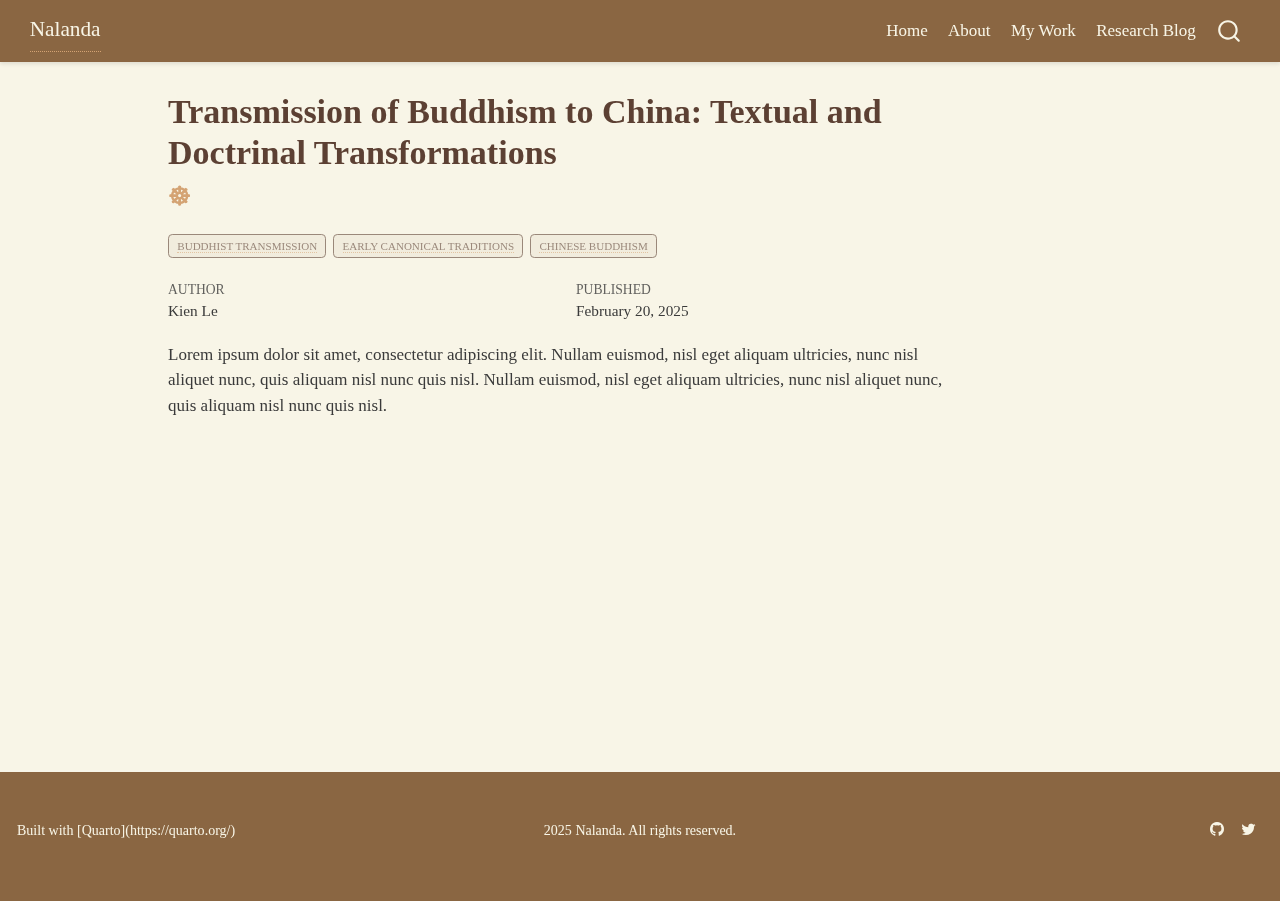
<file: posts/post-2.html>
<!DOCTYPE html>
<html xmlns="http://www.w3.org/1999/xhtml" lang="en" xml:lang="en"><head>

<meta charset="utf-8">
<meta name="generator" content="quarto-1.6.40">

<meta name="viewport" content="width=device-width, initial-scale=1.0, user-scalable=yes">

<meta name="author" content="Kien Le">
<meta name="dcterms.date" content="2025-02-20">

<title>Transmission of Buddhism to China: Textual and Doctrinal Transformations – Nalanda</title>
<style>
code{white-space: pre-wrap;}
span.smallcaps{font-variant: small-caps;}
div.columns{display: flex; gap: min(4vw, 1.5em);}
div.column{flex: auto; overflow-x: auto;}
div.hanging-indent{margin-left: 1.5em; text-indent: -1.5em;}
ul.task-list{list-style: none;}
ul.task-list li input[type="checkbox"] {
  width: 0.8em;
  margin: 0 0.8em 0.2em -1em; /* quarto-specific, see https://github.com/quarto-dev/quarto-cli/issues/4556 */ 
  vertical-align: middle;
}
</style>


<script src="../site_libs/quarto-nav/quarto-nav.js"></script>
<script src="../site_libs/quarto-nav/headroom.min.js"></script>
<script src="../site_libs/clipboard/clipboard.min.js"></script>
<script src="../site_libs/quarto-search/autocomplete.umd.js"></script>
<script src="../site_libs/quarto-search/fuse.min.js"></script>
<script src="../site_libs/quarto-search/quarto-search.js"></script>
<meta name="quarto:offset" content="../">
<script src="../site_libs/quarto-html/quarto.js"></script>
<script src="../site_libs/quarto-html/popper.min.js"></script>
<script src="../site_libs/quarto-html/tippy.umd.min.js"></script>
<script src="../site_libs/quarto-html/anchor.min.js"></script>
<link href="../site_libs/quarto-html/tippy.css" rel="stylesheet">
<link href="../site_libs/quarto-html/quarto-syntax-highlighting-549806ee2085284f45b00abea8c6df48.css" rel="stylesheet" id="quarto-text-highlighting-styles">
<script src="../site_libs/bootstrap/bootstrap.min.js"></script>
<link href="../site_libs/bootstrap/bootstrap-icons.css" rel="stylesheet">
<link href="../site_libs/bootstrap/bootstrap-ee8c9fb323f6478995f3eb2b2b6e166d.min.css" rel="stylesheet" append-hash="true" id="quarto-bootstrap" data-mode="light">
<script id="quarto-search-options" type="application/json">{
  "location": "navbar",
  "copy-button": false,
  "collapse-after": 3,
  "panel-placement": "end",
  "type": "overlay",
  "limit": 50,
  "keyboard-shortcut": [
    "f",
    "/",
    "s"
  ],
  "show-item-context": false,
  "language": {
    "search-no-results-text": "No results",
    "search-matching-documents-text": "matching documents",
    "search-copy-link-title": "Copy link to search",
    "search-hide-matches-text": "Hide additional matches",
    "search-more-match-text": "more match in this document",
    "search-more-matches-text": "more matches in this document",
    "search-clear-button-title": "Clear",
    "search-text-placeholder": "",
    "search-detached-cancel-button-title": "Cancel",
    "search-submit-button-title": "Submit",
    "search-label": "Search"
  }
}</script>


<link rel="stylesheet" href="../styles.css">
</head>

<body class="nav-fixed">

<div id="quarto-search-results"></div>
  <header id="quarto-header" class="headroom fixed-top">
    <nav class="navbar navbar-expand-lg " data-bs-theme="dark">
      <div class="navbar-container container-fluid">
      <div class="navbar-brand-container mx-auto">
    <a class="navbar-brand" href="../index.html">
    <span class="navbar-title">Nalanda</span>
    </a>
  </div>
            <div id="quarto-search" class="" title="Search"></div>
          <button class="navbar-toggler" type="button" data-bs-toggle="collapse" data-bs-target="#navbarCollapse" aria-controls="navbarCollapse" role="menu" aria-expanded="false" aria-label="Toggle navigation" onclick="if (window.quartoToggleHeadroom) { window.quartoToggleHeadroom(); }">
  <span class="navbar-toggler-icon"></span>
</button>
          <div class="collapse navbar-collapse" id="navbarCollapse">
            <ul class="navbar-nav navbar-nav-scroll ms-auto">
  <li class="nav-item">
    <a class="nav-link" href="../index.html"> 
<span class="menu-text">Home</span></a>
  </li>  
  <li class="nav-item">
    <a class="nav-link" href="../about.html"> 
<span class="menu-text">About</span></a>
  </li>  
  <li class="nav-item">
    <a class="nav-link" href="../work.html"> 
<span class="menu-text">My Work</span></a>
  </li>  
  <li class="nav-item">
    <a class="nav-link" href="../blog.html"> 
<span class="menu-text">Research Blog</span></a>
  </li>  
</ul>
          </div> <!-- /navcollapse -->
            <div class="quarto-navbar-tools">
</div>
      </div> <!-- /container-fluid -->
    </nav>
</header>
<!-- content -->
<div id="quarto-content" class="quarto-container page-columns page-rows-contents page-layout-article page-navbar">
<!-- sidebar -->
<!-- margin-sidebar -->
    <div id="quarto-margin-sidebar" class="sidebar margin-sidebar zindex-bottom">
        
    </div>
<!-- main -->
<main class="content" id="quarto-document-content">

<header id="title-block-header" class="quarto-title-block default">
<div class="quarto-title">
<h1 class="title">Transmission of Buddhism to China: Textual and Doctrinal Transformations</h1>
  <div class="quarto-categories">
    <div class="quarto-category">buddhist transmission</div>
    <div class="quarto-category">early canonical traditions</div>
    <div class="quarto-category">chinese buddhism</div>
  </div>
  </div>



<div class="quarto-title-meta">

    <div>
    <div class="quarto-title-meta-heading">Author</div>
    <div class="quarto-title-meta-contents">
             <p>Kien Le </p>
          </div>
  </div>
    
    <div>
    <div class="quarto-title-meta-heading">Published</div>
    <div class="quarto-title-meta-contents">
      <p class="date">February 20, 2025</p>
    </div>
  </div>
  
    
  </div>
  


</header>


<p>Lorem ipsum dolor sit amet, consectetur adipiscing elit. Nullam euismod, nisl eget aliquam ultricies, nunc nisl aliquet nunc, quis aliquam nisl nunc quis nisl. Nullam euismod, nisl eget aliquam ultricies, nunc nisl aliquet nunc, quis aliquam nisl nunc quis nisl.</p>



</main> <!-- /main -->
<script id="quarto-html-after-body" type="application/javascript">
window.document.addEventListener("DOMContentLoaded", function (event) {
  const toggleBodyColorMode = (bsSheetEl) => {
    const mode = bsSheetEl.getAttribute("data-mode");
    const bodyEl = window.document.querySelector("body");
    if (mode === "dark") {
      bodyEl.classList.add("quarto-dark");
      bodyEl.classList.remove("quarto-light");
    } else {
      bodyEl.classList.add("quarto-light");
      bodyEl.classList.remove("quarto-dark");
    }
  }
  const toggleBodyColorPrimary = () => {
    const bsSheetEl = window.document.querySelector("link#quarto-bootstrap");
    if (bsSheetEl) {
      toggleBodyColorMode(bsSheetEl);
    }
  }
  toggleBodyColorPrimary();  
  const icon = "";
  const anchorJS = new window.AnchorJS();
  anchorJS.options = {
    placement: 'right',
    icon: icon
  };
  anchorJS.add('.anchored');
  const isCodeAnnotation = (el) => {
    for (const clz of el.classList) {
      if (clz.startsWith('code-annotation-')) {                     
        return true;
      }
    }
    return false;
  }
  const onCopySuccess = function(e) {
    // button target
    const button = e.trigger;
    // don't keep focus
    button.blur();
    // flash "checked"
    button.classList.add('code-copy-button-checked');
    var currentTitle = button.getAttribute("title");
    button.setAttribute("title", "Copied!");
    let tooltip;
    if (window.bootstrap) {
      button.setAttribute("data-bs-toggle", "tooltip");
      button.setAttribute("data-bs-placement", "left");
      button.setAttribute("data-bs-title", "Copied!");
      tooltip = new bootstrap.Tooltip(button, 
        { trigger: "manual", 
          customClass: "code-copy-button-tooltip",
          offset: [0, -8]});
      tooltip.show();    
    }
    setTimeout(function() {
      if (tooltip) {
        tooltip.hide();
        button.removeAttribute("data-bs-title");
        button.removeAttribute("data-bs-toggle");
        button.removeAttribute("data-bs-placement");
      }
      button.setAttribute("title", currentTitle);
      button.classList.remove('code-copy-button-checked');
    }, 1000);
    // clear code selection
    e.clearSelection();
  }
  const getTextToCopy = function(trigger) {
      const codeEl = trigger.previousElementSibling.cloneNode(true);
      for (const childEl of codeEl.children) {
        if (isCodeAnnotation(childEl)) {
          childEl.remove();
        }
      }
      return codeEl.innerText;
  }
  const clipboard = new window.ClipboardJS('.code-copy-button:not([data-in-quarto-modal])', {
    text: getTextToCopy
  });
  clipboard.on('success', onCopySuccess);
  if (window.document.getElementById('quarto-embedded-source-code-modal')) {
    const clipboardModal = new window.ClipboardJS('.code-copy-button[data-in-quarto-modal]', {
      text: getTextToCopy,
      container: window.document.getElementById('quarto-embedded-source-code-modal')
    });
    clipboardModal.on('success', onCopySuccess);
  }
    var localhostRegex = new RegExp(/^(?:http|https):\/\/localhost\:?[0-9]*\//);
    var mailtoRegex = new RegExp(/^mailto:/);
      var filterRegex = new RegExp("https:\/\/Luxtabilio\.github\.io\/eastd_meeting_03\/");
    var isInternal = (href) => {
        return filterRegex.test(href) || localhostRegex.test(href) || mailtoRegex.test(href);
    }
    // Inspect non-navigation links and adorn them if external
 	var links = window.document.querySelectorAll('a[href]:not(.nav-link):not(.navbar-brand):not(.toc-action):not(.sidebar-link):not(.sidebar-item-toggle):not(.pagination-link):not(.no-external):not([aria-hidden]):not(.dropdown-item):not(.quarto-navigation-tool):not(.about-link)');
    for (var i=0; i<links.length; i++) {
      const link = links[i];
      if (!isInternal(link.href)) {
        // undo the damage that might have been done by quarto-nav.js in the case of
        // links that we want to consider external
        if (link.dataset.originalHref !== undefined) {
          link.href = link.dataset.originalHref;
        }
      }
    }
  function tippyHover(el, contentFn, onTriggerFn, onUntriggerFn) {
    const config = {
      allowHTML: true,
      maxWidth: 500,
      delay: 100,
      arrow: false,
      appendTo: function(el) {
          return el.parentElement;
      },
      interactive: true,
      interactiveBorder: 10,
      theme: 'quarto',
      placement: 'bottom-start',
    };
    if (contentFn) {
      config.content = contentFn;
    }
    if (onTriggerFn) {
      config.onTrigger = onTriggerFn;
    }
    if (onUntriggerFn) {
      config.onUntrigger = onUntriggerFn;
    }
    window.tippy(el, config); 
  }
  const noterefs = window.document.querySelectorAll('a[role="doc-noteref"]');
  for (var i=0; i<noterefs.length; i++) {
    const ref = noterefs[i];
    tippyHover(ref, function() {
      // use id or data attribute instead here
      let href = ref.getAttribute('data-footnote-href') || ref.getAttribute('href');
      try { href = new URL(href).hash; } catch {}
      const id = href.replace(/^#\/?/, "");
      const note = window.document.getElementById(id);
      if (note) {
        return note.innerHTML;
      } else {
        return "";
      }
    });
  }
  const xrefs = window.document.querySelectorAll('a.quarto-xref');
  const processXRef = (id, note) => {
    // Strip column container classes
    const stripColumnClz = (el) => {
      el.classList.remove("page-full", "page-columns");
      if (el.children) {
        for (const child of el.children) {
          stripColumnClz(child);
        }
      }
    }
    stripColumnClz(note)
    if (id === null || id.startsWith('sec-')) {
      // Special case sections, only their first couple elements
      const container = document.createElement("div");
      if (note.children && note.children.length > 2) {
        container.appendChild(note.children[0].cloneNode(true));
        for (let i = 1; i < note.children.length; i++) {
          const child = note.children[i];
          if (child.tagName === "P" && child.innerText === "") {
            continue;
          } else {
            container.appendChild(child.cloneNode(true));
            break;
          }
        }
        if (window.Quarto?.typesetMath) {
          window.Quarto.typesetMath(container);
        }
        return container.innerHTML
      } else {
        if (window.Quarto?.typesetMath) {
          window.Quarto.typesetMath(note);
        }
        return note.innerHTML;
      }
    } else {
      // Remove any anchor links if they are present
      const anchorLink = note.querySelector('a.anchorjs-link');
      if (anchorLink) {
        anchorLink.remove();
      }
      if (window.Quarto?.typesetMath) {
        window.Quarto.typesetMath(note);
      }
      if (note.classList.contains("callout")) {
        return note.outerHTML;
      } else {
        return note.innerHTML;
      }
    }
  }
  for (var i=0; i<xrefs.length; i++) {
    const xref = xrefs[i];
    tippyHover(xref, undefined, function(instance) {
      instance.disable();
      let url = xref.getAttribute('href');
      let hash = undefined; 
      if (url.startsWith('#')) {
        hash = url;
      } else {
        try { hash = new URL(url).hash; } catch {}
      }
      if (hash) {
        const id = hash.replace(/^#\/?/, "");
        const note = window.document.getElementById(id);
        if (note !== null) {
          try {
            const html = processXRef(id, note.cloneNode(true));
            instance.setContent(html);
          } finally {
            instance.enable();
            instance.show();
          }
        } else {
          // See if we can fetch this
          fetch(url.split('#')[0])
          .then(res => res.text())
          .then(html => {
            const parser = new DOMParser();
            const htmlDoc = parser.parseFromString(html, "text/html");
            const note = htmlDoc.getElementById(id);
            if (note !== null) {
              const html = processXRef(id, note);
              instance.setContent(html);
            } 
          }).finally(() => {
            instance.enable();
            instance.show();
          });
        }
      } else {
        // See if we can fetch a full url (with no hash to target)
        // This is a special case and we should probably do some content thinning / targeting
        fetch(url)
        .then(res => res.text())
        .then(html => {
          const parser = new DOMParser();
          const htmlDoc = parser.parseFromString(html, "text/html");
          const note = htmlDoc.querySelector('main.content');
          if (note !== null) {
            // This should only happen for chapter cross references
            // (since there is no id in the URL)
            // remove the first header
            if (note.children.length > 0 && note.children[0].tagName === "HEADER") {
              note.children[0].remove();
            }
            const html = processXRef(null, note);
            instance.setContent(html);
          } 
        }).finally(() => {
          instance.enable();
          instance.show();
        });
      }
    }, function(instance) {
    });
  }
      let selectedAnnoteEl;
      const selectorForAnnotation = ( cell, annotation) => {
        let cellAttr = 'data-code-cell="' + cell + '"';
        let lineAttr = 'data-code-annotation="' +  annotation + '"';
        const selector = 'span[' + cellAttr + '][' + lineAttr + ']';
        return selector;
      }
      const selectCodeLines = (annoteEl) => {
        const doc = window.document;
        const targetCell = annoteEl.getAttribute("data-target-cell");
        const targetAnnotation = annoteEl.getAttribute("data-target-annotation");
        const annoteSpan = window.document.querySelector(selectorForAnnotation(targetCell, targetAnnotation));
        const lines = annoteSpan.getAttribute("data-code-lines").split(",");
        const lineIds = lines.map((line) => {
          return targetCell + "-" + line;
        })
        let top = null;
        let height = null;
        let parent = null;
        if (lineIds.length > 0) {
            //compute the position of the single el (top and bottom and make a div)
            const el = window.document.getElementById(lineIds[0]);
            top = el.offsetTop;
            height = el.offsetHeight;
            parent = el.parentElement.parentElement;
          if (lineIds.length > 1) {
            const lastEl = window.document.getElementById(lineIds[lineIds.length - 1]);
            const bottom = lastEl.offsetTop + lastEl.offsetHeight;
            height = bottom - top;
          }
          if (top !== null && height !== null && parent !== null) {
            // cook up a div (if necessary) and position it 
            let div = window.document.getElementById("code-annotation-line-highlight");
            if (div === null) {
              div = window.document.createElement("div");
              div.setAttribute("id", "code-annotation-line-highlight");
              div.style.position = 'absolute';
              parent.appendChild(div);
            }
            div.style.top = top - 2 + "px";
            div.style.height = height + 4 + "px";
            div.style.left = 0;
            let gutterDiv = window.document.getElementById("code-annotation-line-highlight-gutter");
            if (gutterDiv === null) {
              gutterDiv = window.document.createElement("div");
              gutterDiv.setAttribute("id", "code-annotation-line-highlight-gutter");
              gutterDiv.style.position = 'absolute';
              const codeCell = window.document.getElementById(targetCell);
              const gutter = codeCell.querySelector('.code-annotation-gutter');
              gutter.appendChild(gutterDiv);
            }
            gutterDiv.style.top = top - 2 + "px";
            gutterDiv.style.height = height + 4 + "px";
          }
          selectedAnnoteEl = annoteEl;
        }
      };
      const unselectCodeLines = () => {
        const elementsIds = ["code-annotation-line-highlight", "code-annotation-line-highlight-gutter"];
        elementsIds.forEach((elId) => {
          const div = window.document.getElementById(elId);
          if (div) {
            div.remove();
          }
        });
        selectedAnnoteEl = undefined;
      };
        // Handle positioning of the toggle
    window.addEventListener(
      "resize",
      throttle(() => {
        elRect = undefined;
        if (selectedAnnoteEl) {
          selectCodeLines(selectedAnnoteEl);
        }
      }, 10)
    );
    function throttle(fn, ms) {
    let throttle = false;
    let timer;
      return (...args) => {
        if(!throttle) { // first call gets through
            fn.apply(this, args);
            throttle = true;
        } else { // all the others get throttled
            if(timer) clearTimeout(timer); // cancel #2
            timer = setTimeout(() => {
              fn.apply(this, args);
              timer = throttle = false;
            }, ms);
        }
      };
    }
      // Attach click handler to the DT
      const annoteDls = window.document.querySelectorAll('dt[data-target-cell]');
      for (const annoteDlNode of annoteDls) {
        annoteDlNode.addEventListener('click', (event) => {
          const clickedEl = event.target;
          if (clickedEl !== selectedAnnoteEl) {
            unselectCodeLines();
            const activeEl = window.document.querySelector('dt[data-target-cell].code-annotation-active');
            if (activeEl) {
              activeEl.classList.remove('code-annotation-active');
            }
            selectCodeLines(clickedEl);
            clickedEl.classList.add('code-annotation-active');
          } else {
            // Unselect the line
            unselectCodeLines();
            clickedEl.classList.remove('code-annotation-active');
          }
        });
      }
  const findCites = (el) => {
    const parentEl = el.parentElement;
    if (parentEl) {
      const cites = parentEl.dataset.cites;
      if (cites) {
        return {
          el,
          cites: cites.split(' ')
        };
      } else {
        return findCites(el.parentElement)
      }
    } else {
      return undefined;
    }
  };
  var bibliorefs = window.document.querySelectorAll('a[role="doc-biblioref"]');
  for (var i=0; i<bibliorefs.length; i++) {
    const ref = bibliorefs[i];
    const citeInfo = findCites(ref);
    if (citeInfo) {
      tippyHover(citeInfo.el, function() {
        var popup = window.document.createElement('div');
        citeInfo.cites.forEach(function(cite) {
          var citeDiv = window.document.createElement('div');
          citeDiv.classList.add('hanging-indent');
          citeDiv.classList.add('csl-entry');
          var biblioDiv = window.document.getElementById('ref-' + cite);
          if (biblioDiv) {
            citeDiv.innerHTML = biblioDiv.innerHTML;
          }
          popup.appendChild(citeDiv);
        });
        return popup.innerHTML;
      });
    }
  }
});
</script>
</div> <!-- /content -->
<footer class="footer">
  <div class="nav-footer">
    <div class="nav-footer-left">
      <ul class="footer-items list-unstyled">
    <li class="nav-item">
 Built with [Quarto](https://quarto.org/)
  </li>  
</ul>
    </div>   
    <div class="nav-footer-center">
      <ul class="footer-items list-unstyled">
    <li class="nav-item">
  2025 Nalanda. All rights reserved.
  </li>  
</ul>
    </div>
    <div class="nav-footer-right">
      <ul class="footer-items list-unstyled">
    <li class="nav-item compact">
    <a class="nav-link" href="https://github.com/">
      <i class="bi bi-github" role="img">
</i> 
    </a>
  </li>  
    <li class="nav-item compact">
    <a class="nav-link" href="https://twitter.com/">
      <i class="bi bi-twitter" role="img">
</i> 
    </a>
  </li>  
</ul>
    </div>
  </div>
</footer>




</body></html>
</file>
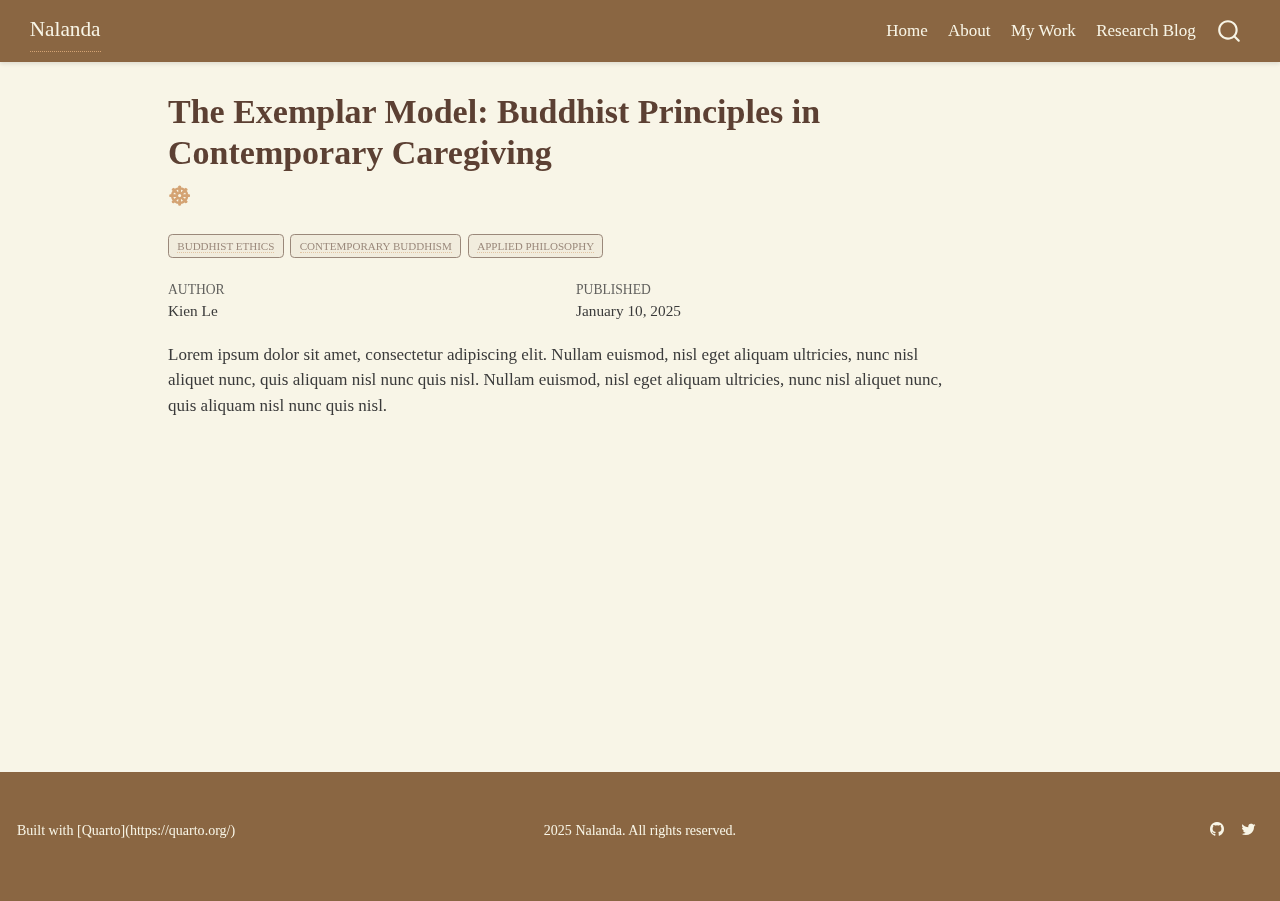
<file: posts/post-3.html>
<!DOCTYPE html>
<html xmlns="http://www.w3.org/1999/xhtml" lang="en" xml:lang="en"><head>

<meta charset="utf-8">
<meta name="generator" content="quarto-1.6.40">

<meta name="viewport" content="width=device-width, initial-scale=1.0, user-scalable=yes">

<meta name="author" content="Kien Le">
<meta name="dcterms.date" content="2025-01-10">

<title>The Exemplar Model: Buddhist Principles in Contemporary Caregiving – Nalanda</title>
<style>
code{white-space: pre-wrap;}
span.smallcaps{font-variant: small-caps;}
div.columns{display: flex; gap: min(4vw, 1.5em);}
div.column{flex: auto; overflow-x: auto;}
div.hanging-indent{margin-left: 1.5em; text-indent: -1.5em;}
ul.task-list{list-style: none;}
ul.task-list li input[type="checkbox"] {
  width: 0.8em;
  margin: 0 0.8em 0.2em -1em; /* quarto-specific, see https://github.com/quarto-dev/quarto-cli/issues/4556 */ 
  vertical-align: middle;
}
</style>


<script src="../site_libs/quarto-nav/quarto-nav.js"></script>
<script src="../site_libs/quarto-nav/headroom.min.js"></script>
<script src="../site_libs/clipboard/clipboard.min.js"></script>
<script src="../site_libs/quarto-search/autocomplete.umd.js"></script>
<script src="../site_libs/quarto-search/fuse.min.js"></script>
<script src="../site_libs/quarto-search/quarto-search.js"></script>
<meta name="quarto:offset" content="../">
<script src="../site_libs/quarto-html/quarto.js"></script>
<script src="../site_libs/quarto-html/popper.min.js"></script>
<script src="../site_libs/quarto-html/tippy.umd.min.js"></script>
<script src="../site_libs/quarto-html/anchor.min.js"></script>
<link href="../site_libs/quarto-html/tippy.css" rel="stylesheet">
<link href="../site_libs/quarto-html/quarto-syntax-highlighting-549806ee2085284f45b00abea8c6df48.css" rel="stylesheet" id="quarto-text-highlighting-styles">
<script src="../site_libs/bootstrap/bootstrap.min.js"></script>
<link href="../site_libs/bootstrap/bootstrap-icons.css" rel="stylesheet">
<link href="../site_libs/bootstrap/bootstrap-ee8c9fb323f6478995f3eb2b2b6e166d.min.css" rel="stylesheet" append-hash="true" id="quarto-bootstrap" data-mode="light">
<script id="quarto-search-options" type="application/json">{
  "location": "navbar",
  "copy-button": false,
  "collapse-after": 3,
  "panel-placement": "end",
  "type": "overlay",
  "limit": 50,
  "keyboard-shortcut": [
    "f",
    "/",
    "s"
  ],
  "show-item-context": false,
  "language": {
    "search-no-results-text": "No results",
    "search-matching-documents-text": "matching documents",
    "search-copy-link-title": "Copy link to search",
    "search-hide-matches-text": "Hide additional matches",
    "search-more-match-text": "more match in this document",
    "search-more-matches-text": "more matches in this document",
    "search-clear-button-title": "Clear",
    "search-text-placeholder": "",
    "search-detached-cancel-button-title": "Cancel",
    "search-submit-button-title": "Submit",
    "search-label": "Search"
  }
}</script>


<link rel="stylesheet" href="../styles.css">
</head>

<body class="nav-fixed">

<div id="quarto-search-results"></div>
  <header id="quarto-header" class="headroom fixed-top">
    <nav class="navbar navbar-expand-lg " data-bs-theme="dark">
      <div class="navbar-container container-fluid">
      <div class="navbar-brand-container mx-auto">
    <a class="navbar-brand" href="../index.html">
    <span class="navbar-title">Nalanda</span>
    </a>
  </div>
            <div id="quarto-search" class="" title="Search"></div>
          <button class="navbar-toggler" type="button" data-bs-toggle="collapse" data-bs-target="#navbarCollapse" aria-controls="navbarCollapse" role="menu" aria-expanded="false" aria-label="Toggle navigation" onclick="if (window.quartoToggleHeadroom) { window.quartoToggleHeadroom(); }">
  <span class="navbar-toggler-icon"></span>
</button>
          <div class="collapse navbar-collapse" id="navbarCollapse">
            <ul class="navbar-nav navbar-nav-scroll ms-auto">
  <li class="nav-item">
    <a class="nav-link" href="../index.html"> 
<span class="menu-text">Home</span></a>
  </li>  
  <li class="nav-item">
    <a class="nav-link" href="../about.html"> 
<span class="menu-text">About</span></a>
  </li>  
  <li class="nav-item">
    <a class="nav-link" href="../work.html"> 
<span class="menu-text">My Work</span></a>
  </li>  
  <li class="nav-item">
    <a class="nav-link" href="../blog.html"> 
<span class="menu-text">Research Blog</span></a>
  </li>  
</ul>
          </div> <!-- /navcollapse -->
            <div class="quarto-navbar-tools">
</div>
      </div> <!-- /container-fluid -->
    </nav>
</header>
<!-- content -->
<div id="quarto-content" class="quarto-container page-columns page-rows-contents page-layout-article page-navbar">
<!-- sidebar -->
<!-- margin-sidebar -->
    <div id="quarto-margin-sidebar" class="sidebar margin-sidebar zindex-bottom">
        
    </div>
<!-- main -->
<main class="content" id="quarto-document-content">

<header id="title-block-header" class="quarto-title-block default">
<div class="quarto-title">
<h1 class="title">The Exemplar Model: Buddhist Principles in Contemporary Caregiving</h1>
  <div class="quarto-categories">
    <div class="quarto-category">buddhist ethics</div>
    <div class="quarto-category">contemporary buddhism</div>
    <div class="quarto-category">applied philosophy</div>
  </div>
  </div>



<div class="quarto-title-meta">

    <div>
    <div class="quarto-title-meta-heading">Author</div>
    <div class="quarto-title-meta-contents">
             <p>Kien Le </p>
          </div>
  </div>
    
    <div>
    <div class="quarto-title-meta-heading">Published</div>
    <div class="quarto-title-meta-contents">
      <p class="date">January 10, 2025</p>
    </div>
  </div>
  
    
  </div>
  


</header>


<p>Lorem ipsum dolor sit amet, consectetur adipiscing elit. Nullam euismod, nisl eget aliquam ultricies, nunc nisl aliquet nunc, quis aliquam nisl nunc quis nisl. Nullam euismod, nisl eget aliquam ultricies, nunc nisl aliquet nunc, quis aliquam nisl nunc quis nisl.</p>



</main> <!-- /main -->
<script id="quarto-html-after-body" type="application/javascript">
window.document.addEventListener("DOMContentLoaded", function (event) {
  const toggleBodyColorMode = (bsSheetEl) => {
    const mode = bsSheetEl.getAttribute("data-mode");
    const bodyEl = window.document.querySelector("body");
    if (mode === "dark") {
      bodyEl.classList.add("quarto-dark");
      bodyEl.classList.remove("quarto-light");
    } else {
      bodyEl.classList.add("quarto-light");
      bodyEl.classList.remove("quarto-dark");
    }
  }
  const toggleBodyColorPrimary = () => {
    const bsSheetEl = window.document.querySelector("link#quarto-bootstrap");
    if (bsSheetEl) {
      toggleBodyColorMode(bsSheetEl);
    }
  }
  toggleBodyColorPrimary();  
  const icon = "";
  const anchorJS = new window.AnchorJS();
  anchorJS.options = {
    placement: 'right',
    icon: icon
  };
  anchorJS.add('.anchored');
  const isCodeAnnotation = (el) => {
    for (const clz of el.classList) {
      if (clz.startsWith('code-annotation-')) {                     
        return true;
      }
    }
    return false;
  }
  const onCopySuccess = function(e) {
    // button target
    const button = e.trigger;
    // don't keep focus
    button.blur();
    // flash "checked"
    button.classList.add('code-copy-button-checked');
    var currentTitle = button.getAttribute("title");
    button.setAttribute("title", "Copied!");
    let tooltip;
    if (window.bootstrap) {
      button.setAttribute("data-bs-toggle", "tooltip");
      button.setAttribute("data-bs-placement", "left");
      button.setAttribute("data-bs-title", "Copied!");
      tooltip = new bootstrap.Tooltip(button, 
        { trigger: "manual", 
          customClass: "code-copy-button-tooltip",
          offset: [0, -8]});
      tooltip.show();    
    }
    setTimeout(function() {
      if (tooltip) {
        tooltip.hide();
        button.removeAttribute("data-bs-title");
        button.removeAttribute("data-bs-toggle");
        button.removeAttribute("data-bs-placement");
      }
      button.setAttribute("title", currentTitle);
      button.classList.remove('code-copy-button-checked');
    }, 1000);
    // clear code selection
    e.clearSelection();
  }
  const getTextToCopy = function(trigger) {
      const codeEl = trigger.previousElementSibling.cloneNode(true);
      for (const childEl of codeEl.children) {
        if (isCodeAnnotation(childEl)) {
          childEl.remove();
        }
      }
      return codeEl.innerText;
  }
  const clipboard = new window.ClipboardJS('.code-copy-button:not([data-in-quarto-modal])', {
    text: getTextToCopy
  });
  clipboard.on('success', onCopySuccess);
  if (window.document.getElementById('quarto-embedded-source-code-modal')) {
    const clipboardModal = new window.ClipboardJS('.code-copy-button[data-in-quarto-modal]', {
      text: getTextToCopy,
      container: window.document.getElementById('quarto-embedded-source-code-modal')
    });
    clipboardModal.on('success', onCopySuccess);
  }
    var localhostRegex = new RegExp(/^(?:http|https):\/\/localhost\:?[0-9]*\//);
    var mailtoRegex = new RegExp(/^mailto:/);
      var filterRegex = new RegExp("https:\/\/Luxtabilio\.github\.io\/eastd_meeting_03\/");
    var isInternal = (href) => {
        return filterRegex.test(href) || localhostRegex.test(href) || mailtoRegex.test(href);
    }
    // Inspect non-navigation links and adorn them if external
 	var links = window.document.querySelectorAll('a[href]:not(.nav-link):not(.navbar-brand):not(.toc-action):not(.sidebar-link):not(.sidebar-item-toggle):not(.pagination-link):not(.no-external):not([aria-hidden]):not(.dropdown-item):not(.quarto-navigation-tool):not(.about-link)');
    for (var i=0; i<links.length; i++) {
      const link = links[i];
      if (!isInternal(link.href)) {
        // undo the damage that might have been done by quarto-nav.js in the case of
        // links that we want to consider external
        if (link.dataset.originalHref !== undefined) {
          link.href = link.dataset.originalHref;
        }
      }
    }
  function tippyHover(el, contentFn, onTriggerFn, onUntriggerFn) {
    const config = {
      allowHTML: true,
      maxWidth: 500,
      delay: 100,
      arrow: false,
      appendTo: function(el) {
          return el.parentElement;
      },
      interactive: true,
      interactiveBorder: 10,
      theme: 'quarto',
      placement: 'bottom-start',
    };
    if (contentFn) {
      config.content = contentFn;
    }
    if (onTriggerFn) {
      config.onTrigger = onTriggerFn;
    }
    if (onUntriggerFn) {
      config.onUntrigger = onUntriggerFn;
    }
    window.tippy(el, config); 
  }
  const noterefs = window.document.querySelectorAll('a[role="doc-noteref"]');
  for (var i=0; i<noterefs.length; i++) {
    const ref = noterefs[i];
    tippyHover(ref, function() {
      // use id or data attribute instead here
      let href = ref.getAttribute('data-footnote-href') || ref.getAttribute('href');
      try { href = new URL(href).hash; } catch {}
      const id = href.replace(/^#\/?/, "");
      const note = window.document.getElementById(id);
      if (note) {
        return note.innerHTML;
      } else {
        return "";
      }
    });
  }
  const xrefs = window.document.querySelectorAll('a.quarto-xref');
  const processXRef = (id, note) => {
    // Strip column container classes
    const stripColumnClz = (el) => {
      el.classList.remove("page-full", "page-columns");
      if (el.children) {
        for (const child of el.children) {
          stripColumnClz(child);
        }
      }
    }
    stripColumnClz(note)
    if (id === null || id.startsWith('sec-')) {
      // Special case sections, only their first couple elements
      const container = document.createElement("div");
      if (note.children && note.children.length > 2) {
        container.appendChild(note.children[0].cloneNode(true));
        for (let i = 1; i < note.children.length; i++) {
          const child = note.children[i];
          if (child.tagName === "P" && child.innerText === "") {
            continue;
          } else {
            container.appendChild(child.cloneNode(true));
            break;
          }
        }
        if (window.Quarto?.typesetMath) {
          window.Quarto.typesetMath(container);
        }
        return container.innerHTML
      } else {
        if (window.Quarto?.typesetMath) {
          window.Quarto.typesetMath(note);
        }
        return note.innerHTML;
      }
    } else {
      // Remove any anchor links if they are present
      const anchorLink = note.querySelector('a.anchorjs-link');
      if (anchorLink) {
        anchorLink.remove();
      }
      if (window.Quarto?.typesetMath) {
        window.Quarto.typesetMath(note);
      }
      if (note.classList.contains("callout")) {
        return note.outerHTML;
      } else {
        return note.innerHTML;
      }
    }
  }
  for (var i=0; i<xrefs.length; i++) {
    const xref = xrefs[i];
    tippyHover(xref, undefined, function(instance) {
      instance.disable();
      let url = xref.getAttribute('href');
      let hash = undefined; 
      if (url.startsWith('#')) {
        hash = url;
      } else {
        try { hash = new URL(url).hash; } catch {}
      }
      if (hash) {
        const id = hash.replace(/^#\/?/, "");
        const note = window.document.getElementById(id);
        if (note !== null) {
          try {
            const html = processXRef(id, note.cloneNode(true));
            instance.setContent(html);
          } finally {
            instance.enable();
            instance.show();
          }
        } else {
          // See if we can fetch this
          fetch(url.split('#')[0])
          .then(res => res.text())
          .then(html => {
            const parser = new DOMParser();
            const htmlDoc = parser.parseFromString(html, "text/html");
            const note = htmlDoc.getElementById(id);
            if (note !== null) {
              const html = processXRef(id, note);
              instance.setContent(html);
            } 
          }).finally(() => {
            instance.enable();
            instance.show();
          });
        }
      } else {
        // See if we can fetch a full url (with no hash to target)
        // This is a special case and we should probably do some content thinning / targeting
        fetch(url)
        .then(res => res.text())
        .then(html => {
          const parser = new DOMParser();
          const htmlDoc = parser.parseFromString(html, "text/html");
          const note = htmlDoc.querySelector('main.content');
          if (note !== null) {
            // This should only happen for chapter cross references
            // (since there is no id in the URL)
            // remove the first header
            if (note.children.length > 0 && note.children[0].tagName === "HEADER") {
              note.children[0].remove();
            }
            const html = processXRef(null, note);
            instance.setContent(html);
          } 
        }).finally(() => {
          instance.enable();
          instance.show();
        });
      }
    }, function(instance) {
    });
  }
      let selectedAnnoteEl;
      const selectorForAnnotation = ( cell, annotation) => {
        let cellAttr = 'data-code-cell="' + cell + '"';
        let lineAttr = 'data-code-annotation="' +  annotation + '"';
        const selector = 'span[' + cellAttr + '][' + lineAttr + ']';
        return selector;
      }
      const selectCodeLines = (annoteEl) => {
        const doc = window.document;
        const targetCell = annoteEl.getAttribute("data-target-cell");
        const targetAnnotation = annoteEl.getAttribute("data-target-annotation");
        const annoteSpan = window.document.querySelector(selectorForAnnotation(targetCell, targetAnnotation));
        const lines = annoteSpan.getAttribute("data-code-lines").split(",");
        const lineIds = lines.map((line) => {
          return targetCell + "-" + line;
        })
        let top = null;
        let height = null;
        let parent = null;
        if (lineIds.length > 0) {
            //compute the position of the single el (top and bottom and make a div)
            const el = window.document.getElementById(lineIds[0]);
            top = el.offsetTop;
            height = el.offsetHeight;
            parent = el.parentElement.parentElement;
          if (lineIds.length > 1) {
            const lastEl = window.document.getElementById(lineIds[lineIds.length - 1]);
            const bottom = lastEl.offsetTop + lastEl.offsetHeight;
            height = bottom - top;
          }
          if (top !== null && height !== null && parent !== null) {
            // cook up a div (if necessary) and position it 
            let div = window.document.getElementById("code-annotation-line-highlight");
            if (div === null) {
              div = window.document.createElement("div");
              div.setAttribute("id", "code-annotation-line-highlight");
              div.style.position = 'absolute';
              parent.appendChild(div);
            }
            div.style.top = top - 2 + "px";
            div.style.height = height + 4 + "px";
            div.style.left = 0;
            let gutterDiv = window.document.getElementById("code-annotation-line-highlight-gutter");
            if (gutterDiv === null) {
              gutterDiv = window.document.createElement("div");
              gutterDiv.setAttribute("id", "code-annotation-line-highlight-gutter");
              gutterDiv.style.position = 'absolute';
              const codeCell = window.document.getElementById(targetCell);
              const gutter = codeCell.querySelector('.code-annotation-gutter');
              gutter.appendChild(gutterDiv);
            }
            gutterDiv.style.top = top - 2 + "px";
            gutterDiv.style.height = height + 4 + "px";
          }
          selectedAnnoteEl = annoteEl;
        }
      };
      const unselectCodeLines = () => {
        const elementsIds = ["code-annotation-line-highlight", "code-annotation-line-highlight-gutter"];
        elementsIds.forEach((elId) => {
          const div = window.document.getElementById(elId);
          if (div) {
            div.remove();
          }
        });
        selectedAnnoteEl = undefined;
      };
        // Handle positioning of the toggle
    window.addEventListener(
      "resize",
      throttle(() => {
        elRect = undefined;
        if (selectedAnnoteEl) {
          selectCodeLines(selectedAnnoteEl);
        }
      }, 10)
    );
    function throttle(fn, ms) {
    let throttle = false;
    let timer;
      return (...args) => {
        if(!throttle) { // first call gets through
            fn.apply(this, args);
            throttle = true;
        } else { // all the others get throttled
            if(timer) clearTimeout(timer); // cancel #2
            timer = setTimeout(() => {
              fn.apply(this, args);
              timer = throttle = false;
            }, ms);
        }
      };
    }
      // Attach click handler to the DT
      const annoteDls = window.document.querySelectorAll('dt[data-target-cell]');
      for (const annoteDlNode of annoteDls) {
        annoteDlNode.addEventListener('click', (event) => {
          const clickedEl = event.target;
          if (clickedEl !== selectedAnnoteEl) {
            unselectCodeLines();
            const activeEl = window.document.querySelector('dt[data-target-cell].code-annotation-active');
            if (activeEl) {
              activeEl.classList.remove('code-annotation-active');
            }
            selectCodeLines(clickedEl);
            clickedEl.classList.add('code-annotation-active');
          } else {
            // Unselect the line
            unselectCodeLines();
            clickedEl.classList.remove('code-annotation-active');
          }
        });
      }
  const findCites = (el) => {
    const parentEl = el.parentElement;
    if (parentEl) {
      const cites = parentEl.dataset.cites;
      if (cites) {
        return {
          el,
          cites: cites.split(' ')
        };
      } else {
        return findCites(el.parentElement)
      }
    } else {
      return undefined;
    }
  };
  var bibliorefs = window.document.querySelectorAll('a[role="doc-biblioref"]');
  for (var i=0; i<bibliorefs.length; i++) {
    const ref = bibliorefs[i];
    const citeInfo = findCites(ref);
    if (citeInfo) {
      tippyHover(citeInfo.el, function() {
        var popup = window.document.createElement('div');
        citeInfo.cites.forEach(function(cite) {
          var citeDiv = window.document.createElement('div');
          citeDiv.classList.add('hanging-indent');
          citeDiv.classList.add('csl-entry');
          var biblioDiv = window.document.getElementById('ref-' + cite);
          if (biblioDiv) {
            citeDiv.innerHTML = biblioDiv.innerHTML;
          }
          popup.appendChild(citeDiv);
        });
        return popup.innerHTML;
      });
    }
  }
});
</script>
</div> <!-- /content -->
<footer class="footer">
  <div class="nav-footer">
    <div class="nav-footer-left">
      <ul class="footer-items list-unstyled">
    <li class="nav-item">
 Built with [Quarto](https://quarto.org/)
  </li>  
</ul>
    </div>   
    <div class="nav-footer-center">
      <ul class="footer-items list-unstyled">
    <li class="nav-item">
  2025 Nalanda. All rights reserved.
  </li>  
</ul>
    </div>
    <div class="nav-footer-right">
      <ul class="footer-items list-unstyled">
    <li class="nav-item compact">
    <a class="nav-link" href="https://github.com/">
      <i class="bi bi-github" role="img">
</i> 
    </a>
  </li>  
    <li class="nav-item compact">
    <a class="nav-link" href="https://twitter.com/">
      <i class="bi bi-twitter" role="img">
</i> 
    </a>
  </li>  
</ul>
    </div>
  </div>
</footer>




</body></html>
</file>
<file: site_libs/quarto-html/tippy.css>
.tippy-box[data-animation=fade][data-state=hidden]{opacity:0}[data-tippy-root]{max-width:calc(100vw - 10px)}.tippy-box{position:relative;background-color:#333;color:#fff;border-radius:4px;font-size:14px;line-height:1.4;white-space:normal;outline:0;transition-property:transform,visibility,opacity}.tippy-box[data-placement^=top]>.tippy-arrow{bottom:0}.tippy-box[data-placement^=top]>.tippy-arrow:before{bottom:-7px;left:0;border-width:8px 8px 0;border-top-color:initial;transform-origin:center top}.tippy-box[data-placement^=bottom]>.tippy-arrow{top:0}.tippy-box[data-placement^=bottom]>.tippy-arrow:before{top:-7px;left:0;border-width:0 8px 8px;border-bottom-color:initial;transform-origin:center bottom}.tippy-box[data-placement^=left]>.tippy-arrow{right:0}.tippy-box[data-placement^=left]>.tippy-arrow:before{border-width:8px 0 8px 8px;border-left-color:initial;right:-7px;transform-origin:center left}.tippy-box[data-placement^=right]>.tippy-arrow{left:0}.tippy-box[data-placement^=right]>.tippy-arrow:before{left:-7px;border-width:8px 8px 8px 0;border-right-color:initial;transform-origin:center right}.tippy-box[data-inertia][data-state=visible]{transition-timing-function:cubic-bezier(.54,1.5,.38,1.11)}.tippy-arrow{width:16px;height:16px;color:#333}.tippy-arrow:before{content:"";position:absolute;border-color:transparent;border-style:solid}.tippy-content{position:relative;padding:5px 9px;z-index:1}
</file>
<file: site_libs/quarto-html/quarto-syntax-highlighting-549806ee2085284f45b00abea8c6df48.css>
/* quarto syntax highlight colors */
:root {
  --quarto-hl-ot-color: #003B4F;
  --quarto-hl-at-color: #657422;
  --quarto-hl-ss-color: #20794D;
  --quarto-hl-an-color: #5E5E5E;
  --quarto-hl-fu-color: #4758AB;
  --quarto-hl-st-color: #20794D;
  --quarto-hl-cf-color: #003B4F;
  --quarto-hl-op-color: #5E5E5E;
  --quarto-hl-er-color: #AD0000;
  --quarto-hl-bn-color: #AD0000;
  --quarto-hl-al-color: #AD0000;
  --quarto-hl-va-color: #111111;
  --quarto-hl-bu-color: inherit;
  --quarto-hl-ex-color: inherit;
  --quarto-hl-pp-color: #AD0000;
  --quarto-hl-in-color: #5E5E5E;
  --quarto-hl-vs-color: #20794D;
  --quarto-hl-wa-color: #5E5E5E;
  --quarto-hl-do-color: #5E5E5E;
  --quarto-hl-im-color: #00769E;
  --quarto-hl-ch-color: #20794D;
  --quarto-hl-dt-color: #AD0000;
  --quarto-hl-fl-color: #AD0000;
  --quarto-hl-co-color: #5E5E5E;
  --quarto-hl-cv-color: #5E5E5E;
  --quarto-hl-cn-color: #8f5902;
  --quarto-hl-sc-color: #5E5E5E;
  --quarto-hl-dv-color: #AD0000;
  --quarto-hl-kw-color: #003B4F;
}

/* other quarto variables */
:root {
  --quarto-font-monospace: SFMono-Regular, Menlo, Monaco, Consolas, "Liberation Mono", "Courier New", monospace;
}

pre > code.sourceCode > span {
  color: #003B4F;
}

code span {
  color: #003B4F;
}

code.sourceCode > span {
  color: #003B4F;
}

div.sourceCode,
div.sourceCode pre.sourceCode {
  color: #003B4F;
}

code span.ot {
  color: #003B4F;
  font-style: inherit;
}

code span.at {
  color: #657422;
  font-style: inherit;
}

code span.ss {
  color: #20794D;
  font-style: inherit;
}

code span.an {
  color: #5E5E5E;
  font-style: inherit;
}

code span.fu {
  color: #4758AB;
  font-style: inherit;
}

code span.st {
  color: #20794D;
  font-style: inherit;
}

code span.cf {
  color: #003B4F;
  font-weight: bold;
  font-style: inherit;
}

code span.op {
  color: #5E5E5E;
  font-style: inherit;
}

code span.er {
  color: #AD0000;
  font-style: inherit;
}

code span.bn {
  color: #AD0000;
  font-style: inherit;
}

code span.al {
  color: #AD0000;
  font-style: inherit;
}

code span.va {
  color: #111111;
  font-style: inherit;
}

code span.bu {
  font-style: inherit;
}

code span.ex {
  font-style: inherit;
}

code span.pp {
  color: #AD0000;
  font-style: inherit;
}

code span.in {
  color: #5E5E5E;
  font-style: inherit;
}

code span.vs {
  color: #20794D;
  font-style: inherit;
}

code span.wa {
  color: #5E5E5E;
  font-style: italic;
}

code span.do {
  color: #5E5E5E;
  font-style: italic;
}

code span.im {
  color: #00769E;
  font-style: inherit;
}

code span.ch {
  color: #20794D;
  font-style: inherit;
}

code span.dt {
  color: #AD0000;
  font-style: inherit;
}

code span.fl {
  color: #AD0000;
  font-style: inherit;
}

code span.co {
  color: #5E5E5E;
  font-style: inherit;
}

code span.cv {
  color: #5E5E5E;
  font-style: italic;
}

code span.cn {
  color: #8f5902;
  font-style: inherit;
}

code span.sc {
  color: #5E5E5E;
  font-style: inherit;
}

code span.dv {
  color: #AD0000;
  font-style: inherit;
}

code span.kw {
  color: #003B4F;
  font-weight: bold;
  font-style: inherit;
}

.prevent-inlining {
  content: "</";
}

/*# sourceMappingURL=ae99138f4fbc2fb4c9f5e5cd69c22459.css.map */
</file>
<file: styles.css>
/* css styles */

/* Buddhist-themed custom styling */

/* Lotus divider styling */
.lotus-divider {
  text-align: center;
  margin: 2rem 0;
  font-size: 2rem;
  color: #8a6642;
  opacity: 0.8;
}

/* Blockquote styling for Buddhist quotes */
blockquote {
  border-left: 4px solid #d4a373;
  background-color: rgba(212, 163, 115, 0.1);
  padding: 1.5rem;
  margin: 2rem 0;
  font-style: italic;
  border-radius: 0.5rem;
}

blockquote::before {
  content: "\201C";
  font-size: 3rem;
  line-height: 0.1;
  vertical-align: -0.4em;
  color: #d4a373;
  opacity: 0.7;
  font-family: serif;
}

/* Custom link styling */
a {
  color: #8a6642;
  text-decoration: none;
  border-bottom: 1px dotted #d4a373;
  transition: all 0.3s ease;
}

a:hover {
  color: #5c4033;
  border-bottom: 1px solid #8a6642;
}

/* Custom header styling */
h1, h2, h3, h4, h5, h6 {
  color: #5c4033;
  font-family: 'Noto Serif', serif;
}

/* Custom navbar styling */
.navbar {
  border-bottom: 1px solid rgba(138, 102, 66, 0.2);
}

/* Custom footer styling */
.footer {
  border-top: 1px solid rgba(138, 102, 66, 0.2);
  padding-top: 2rem;
}

/* Custom card styling for blog posts */
.card {
  border-color: rgba(138, 102, 66, 0.2);
  border-radius: 0.5rem;
  transition: transform 0.3s ease, box-shadow 0.3s ease;
}

.card:hover {
  transform: translateY(-5px);
  box-shadow: 0 10px 20px rgba(0, 0, 0, 0.1);
}

/* Custom styling for code blocks */
pre {
  background-color: #f8f5e6;
  border-left: 4px solid #d4a373;
}

/* Custom styling for tables */
table {
  border-collapse: collapse;
  width: 100%;
  margin: 2rem 0;
}

th {
  background-color: rgba(138, 102, 66, 0.1);
  color: #5c4033;
  font-weight: bold;
}

th, td {
  padding: 0.75rem;
  border: 1px solid rgba(138, 102, 66, 0.2);
}

tr:nth-child(even) {
  background-color: rgba(248, 245, 230, 0.5);
}

/* Custom styling for buttons */
.btn-primary {
  background-color: #8a6642;
  border-color: #8a6642;
}

.btn-primary:hover {
  background-color: #5c4033;
  border-color: #5c4033;
}

/* Custom styling for navigation pills */
.nav-pills .nav-link.active {
  background-color: #8a6642;
}

/* Custom styling for category pills */
.quarto-category {
  background-color: rgba(138, 102, 66, 0.1);
  color: #5c4033;
  border: 1px solid rgba(138, 102, 66, 0.2);
}

/* Custom styling for page background */
body {
  background-color: #f8f5e6;
  color: #3a3a3a;
}

/* Responsive adjustments */
@media (max-width: 768px) {
  .lotus-divider {
    font-size: 1.5rem;
  }
  
  blockquote {
    padding: 1rem;
  }
}
</file>
<file: document_files/libs/quarto-html/tippy.css>
.tippy-box[data-animation=fade][data-state=hidden]{opacity:0}[data-tippy-root]{max-width:calc(100vw - 10px)}.tippy-box{position:relative;background-color:#333;color:#fff;border-radius:4px;font-size:14px;line-height:1.4;white-space:normal;outline:0;transition-property:transform,visibility,opacity}.tippy-box[data-placement^=top]>.tippy-arrow{bottom:0}.tippy-box[data-placement^=top]>.tippy-arrow:before{bottom:-7px;left:0;border-width:8px 8px 0;border-top-color:initial;transform-origin:center top}.tippy-box[data-placement^=bottom]>.tippy-arrow{top:0}.tippy-box[data-placement^=bottom]>.tippy-arrow:before{top:-7px;left:0;border-width:0 8px 8px;border-bottom-color:initial;transform-origin:center bottom}.tippy-box[data-placement^=left]>.tippy-arrow{right:0}.tippy-box[data-placement^=left]>.tippy-arrow:before{border-width:8px 0 8px 8px;border-left-color:initial;right:-7px;transform-origin:center left}.tippy-box[data-placement^=right]>.tippy-arrow{left:0}.tippy-box[data-placement^=right]>.tippy-arrow:before{left:-7px;border-width:8px 8px 8px 0;border-right-color:initial;transform-origin:center right}.tippy-box[data-inertia][data-state=visible]{transition-timing-function:cubic-bezier(.54,1.5,.38,1.11)}.tippy-arrow{width:16px;height:16px;color:#333}.tippy-arrow:before{content:"";position:absolute;border-color:transparent;border-style:solid}.tippy-content{position:relative;padding:5px 9px;z-index:1}
</file>
<file: document_files/libs/quarto-html/quarto-syntax-highlighting-549806ee2085284f45b00abea8c6df48.css>
/* quarto syntax highlight colors */
:root {
  --quarto-hl-ot-color: #003B4F;
  --quarto-hl-at-color: #657422;
  --quarto-hl-ss-color: #20794D;
  --quarto-hl-an-color: #5E5E5E;
  --quarto-hl-fu-color: #4758AB;
  --quarto-hl-st-color: #20794D;
  --quarto-hl-cf-color: #003B4F;
  --quarto-hl-op-color: #5E5E5E;
  --quarto-hl-er-color: #AD0000;
  --quarto-hl-bn-color: #AD0000;
  --quarto-hl-al-color: #AD0000;
  --quarto-hl-va-color: #111111;
  --quarto-hl-bu-color: inherit;
  --quarto-hl-ex-color: inherit;
  --quarto-hl-pp-color: #AD0000;
  --quarto-hl-in-color: #5E5E5E;
  --quarto-hl-vs-color: #20794D;
  --quarto-hl-wa-color: #5E5E5E;
  --quarto-hl-do-color: #5E5E5E;
  --quarto-hl-im-color: #00769E;
  --quarto-hl-ch-color: #20794D;
  --quarto-hl-dt-color: #AD0000;
  --quarto-hl-fl-color: #AD0000;
  --quarto-hl-co-color: #5E5E5E;
  --quarto-hl-cv-color: #5E5E5E;
  --quarto-hl-cn-color: #8f5902;
  --quarto-hl-sc-color: #5E5E5E;
  --quarto-hl-dv-color: #AD0000;
  --quarto-hl-kw-color: #003B4F;
}

/* other quarto variables */
:root {
  --quarto-font-monospace: SFMono-Regular, Menlo, Monaco, Consolas, "Liberation Mono", "Courier New", monospace;
}

pre > code.sourceCode > span {
  color: #003B4F;
}

code span {
  color: #003B4F;
}

code.sourceCode > span {
  color: #003B4F;
}

div.sourceCode,
div.sourceCode pre.sourceCode {
  color: #003B4F;
}

code span.ot {
  color: #003B4F;
  font-style: inherit;
}

code span.at {
  color: #657422;
  font-style: inherit;
}

code span.ss {
  color: #20794D;
  font-style: inherit;
}

code span.an {
  color: #5E5E5E;
  font-style: inherit;
}

code span.fu {
  color: #4758AB;
  font-style: inherit;
}

code span.st {
  color: #20794D;
  font-style: inherit;
}

code span.cf {
  color: #003B4F;
  font-weight: bold;
  font-style: inherit;
}

code span.op {
  color: #5E5E5E;
  font-style: inherit;
}

code span.er {
  color: #AD0000;
  font-style: inherit;
}

code span.bn {
  color: #AD0000;
  font-style: inherit;
}

code span.al {
  color: #AD0000;
  font-style: inherit;
}

code span.va {
  color: #111111;
  font-style: inherit;
}

code span.bu {
  font-style: inherit;
}

code span.ex {
  font-style: inherit;
}

code span.pp {
  color: #AD0000;
  font-style: inherit;
}

code span.in {
  color: #5E5E5E;
  font-style: inherit;
}

code span.vs {
  color: #20794D;
  font-style: inherit;
}

code span.wa {
  color: #5E5E5E;
  font-style: italic;
}

code span.do {
  color: #5E5E5E;
  font-style: italic;
}

code span.im {
  color: #00769E;
  font-style: inherit;
}

code span.ch {
  color: #20794D;
  font-style: inherit;
}

code span.dt {
  color: #AD0000;
  font-style: inherit;
}

code span.fl {
  color: #AD0000;
  font-style: inherit;
}

code span.co {
  color: #5E5E5E;
  font-style: inherit;
}

code span.cv {
  color: #5E5E5E;
  font-style: italic;
}

code span.cn {
  color: #8f5902;
  font-style: inherit;
}

code span.sc {
  color: #5E5E5E;
  font-style: inherit;
}

code span.dv {
  color: #AD0000;
  font-style: inherit;
}

code span.kw {
  color: #003B4F;
  font-weight: bold;
  font-style: inherit;
}

.prevent-inlining {
  content: "</";
}

/*# sourceMappingURL=ae99138f4fbc2fb4c9f5e5cd69c22459.css.map */
</file>
<file: Readme_files/libs/quarto-html/tippy.css>
.tippy-box[data-animation=fade][data-state=hidden]{opacity:0}[data-tippy-root]{max-width:calc(100vw - 10px)}.tippy-box{position:relative;background-color:#333;color:#fff;border-radius:4px;font-size:14px;line-height:1.4;white-space:normal;outline:0;transition-property:transform,visibility,opacity}.tippy-box[data-placement^=top]>.tippy-arrow{bottom:0}.tippy-box[data-placement^=top]>.tippy-arrow:before{bottom:-7px;left:0;border-width:8px 8px 0;border-top-color:initial;transform-origin:center top}.tippy-box[data-placement^=bottom]>.tippy-arrow{top:0}.tippy-box[data-placement^=bottom]>.tippy-arrow:before{top:-7px;left:0;border-width:0 8px 8px;border-bottom-color:initial;transform-origin:center bottom}.tippy-box[data-placement^=left]>.tippy-arrow{right:0}.tippy-box[data-placement^=left]>.tippy-arrow:before{border-width:8px 0 8px 8px;border-left-color:initial;right:-7px;transform-origin:center left}.tippy-box[data-placement^=right]>.tippy-arrow{left:0}.tippy-box[data-placement^=right]>.tippy-arrow:before{left:-7px;border-width:8px 8px 8px 0;border-right-color:initial;transform-origin:center right}.tippy-box[data-inertia][data-state=visible]{transition-timing-function:cubic-bezier(.54,1.5,.38,1.11)}.tippy-arrow{width:16px;height:16px;color:#333}.tippy-arrow:before{content:"";position:absolute;border-color:transparent;border-style:solid}.tippy-content{position:relative;padding:5px 9px;z-index:1}
</file>
<file: Readme_files/libs/quarto-html/quarto-syntax-highlighting-549806ee2085284f45b00abea8c6df48.css>
/* quarto syntax highlight colors */
:root {
  --quarto-hl-ot-color: #003B4F;
  --quarto-hl-at-color: #657422;
  --quarto-hl-ss-color: #20794D;
  --quarto-hl-an-color: #5E5E5E;
  --quarto-hl-fu-color: #4758AB;
  --quarto-hl-st-color: #20794D;
  --quarto-hl-cf-color: #003B4F;
  --quarto-hl-op-color: #5E5E5E;
  --quarto-hl-er-color: #AD0000;
  --quarto-hl-bn-color: #AD0000;
  --quarto-hl-al-color: #AD0000;
  --quarto-hl-va-color: #111111;
  --quarto-hl-bu-color: inherit;
  --quarto-hl-ex-color: inherit;
  --quarto-hl-pp-color: #AD0000;
  --quarto-hl-in-color: #5E5E5E;
  --quarto-hl-vs-color: #20794D;
  --quarto-hl-wa-color: #5E5E5E;
  --quarto-hl-do-color: #5E5E5E;
  --quarto-hl-im-color: #00769E;
  --quarto-hl-ch-color: #20794D;
  --quarto-hl-dt-color: #AD0000;
  --quarto-hl-fl-color: #AD0000;
  --quarto-hl-co-color: #5E5E5E;
  --quarto-hl-cv-color: #5E5E5E;
  --quarto-hl-cn-color: #8f5902;
  --quarto-hl-sc-color: #5E5E5E;
  --quarto-hl-dv-color: #AD0000;
  --quarto-hl-kw-color: #003B4F;
}

/* other quarto variables */
:root {
  --quarto-font-monospace: SFMono-Regular, Menlo, Monaco, Consolas, "Liberation Mono", "Courier New", monospace;
}

pre > code.sourceCode > span {
  color: #003B4F;
}

code span {
  color: #003B4F;
}

code.sourceCode > span {
  color: #003B4F;
}

div.sourceCode,
div.sourceCode pre.sourceCode {
  color: #003B4F;
}

code span.ot {
  color: #003B4F;
  font-style: inherit;
}

code span.at {
  color: #657422;
  font-style: inherit;
}

code span.ss {
  color: #20794D;
  font-style: inherit;
}

code span.an {
  color: #5E5E5E;
  font-style: inherit;
}

code span.fu {
  color: #4758AB;
  font-style: inherit;
}

code span.st {
  color: #20794D;
  font-style: inherit;
}

code span.cf {
  color: #003B4F;
  font-weight: bold;
  font-style: inherit;
}

code span.op {
  color: #5E5E5E;
  font-style: inherit;
}

code span.er {
  color: #AD0000;
  font-style: inherit;
}

code span.bn {
  color: #AD0000;
  font-style: inherit;
}

code span.al {
  color: #AD0000;
  font-style: inherit;
}

code span.va {
  color: #111111;
  font-style: inherit;
}

code span.bu {
  font-style: inherit;
}

code span.ex {
  font-style: inherit;
}

code span.pp {
  color: #AD0000;
  font-style: inherit;
}

code span.in {
  color: #5E5E5E;
  font-style: inherit;
}

code span.vs {
  color: #20794D;
  font-style: inherit;
}

code span.wa {
  color: #5E5E5E;
  font-style: italic;
}

code span.do {
  color: #5E5E5E;
  font-style: italic;
}

code span.im {
  color: #00769E;
  font-style: inherit;
}

code span.ch {
  color: #20794D;
  font-style: inherit;
}

code span.dt {
  color: #AD0000;
  font-style: inherit;
}

code span.fl {
  color: #AD0000;
  font-style: inherit;
}

code span.co {
  color: #5E5E5E;
  font-style: inherit;
}

code span.cv {
  color: #5E5E5E;
  font-style: italic;
}

code span.cn {
  color: #8f5902;
  font-style: inherit;
}

code span.sc {
  color: #5E5E5E;
  font-style: inherit;
}

code span.dv {
  color: #AD0000;
  font-style: inherit;
}

code span.kw {
  color: #003B4F;
  font-weight: bold;
  font-style: inherit;
}

.prevent-inlining {
  content: "</";
}

/*# sourceMappingURL=ae99138f4fbc2fb4c9f5e5cd69c22459.css.map */
</file>
